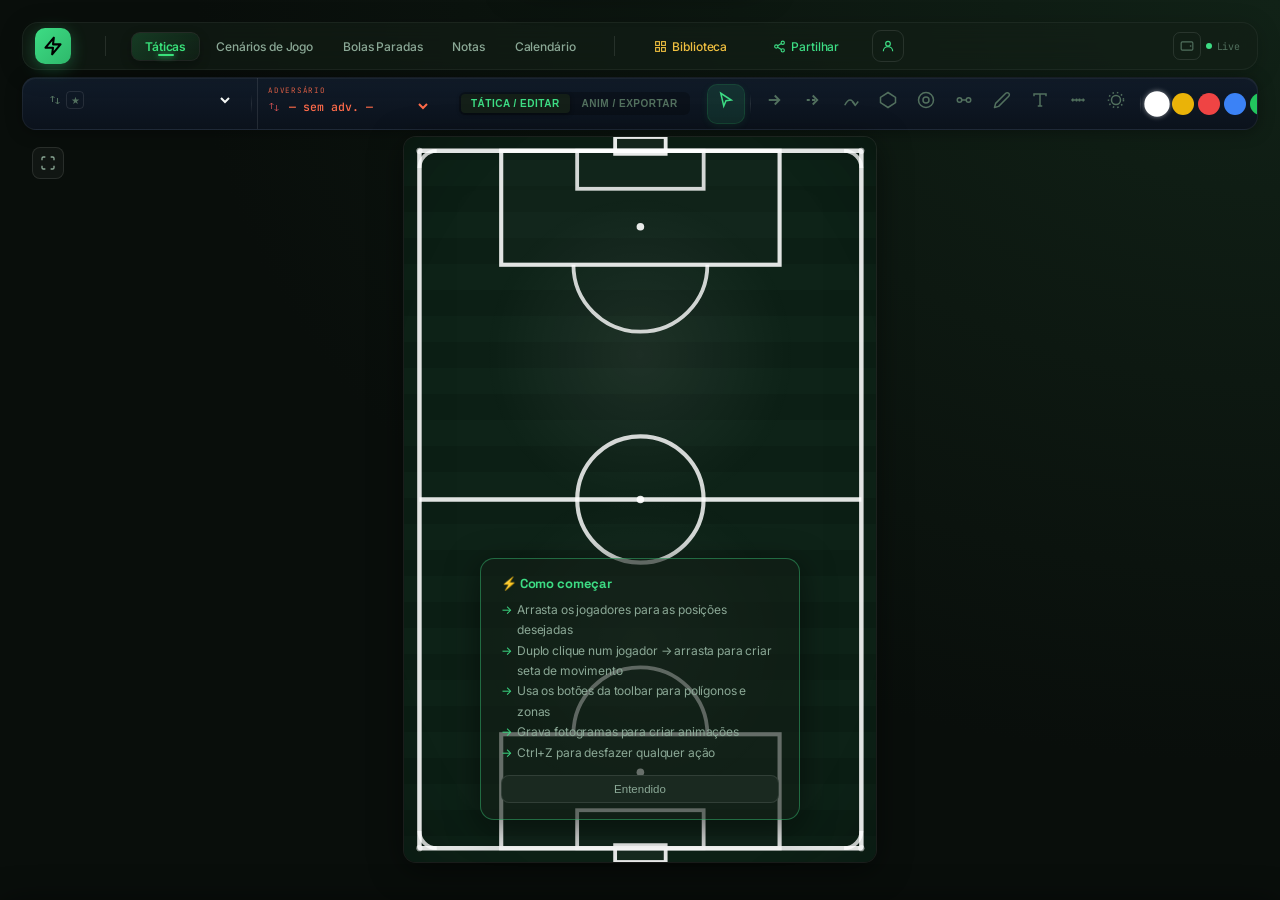
<file: tactical.html>
<!DOCTYPE html>
<html lang="pt">
<head>
<meta charset="UTF-8">
<meta name="viewport" content="width=device-width, initial-scale=1.0, maximum-scale=1.0, user-scalable=no, viewport-fit=cover">
<title>Tactical Lab</title>

<!-- PWA -->
<meta name="application-name" content="Tactical Lab">
<meta name="description"      content="Quadro tático de futebol — formações, animações e notas">
<meta name="theme-color"      content="#0c1610">
<meta name="mobile-web-app-capable"             content="yes">
<meta name="apple-mobile-web-app-capable"       content="yes">
<meta name="apple-mobile-web-app-status-bar-style" content="black-translucent">
<meta name="apple-mobile-web-app-title"         content="Tactical Lab">
<meta name="msapplication-TileColor"            content="#0c1610">
<meta name="msapplication-tap-highlight"        content="no">

<link rel="manifest"          href="manifest.json">
<link rel="icon"              type="image/png" sizes="32x32"  href="icons/favicon-32.png">
<link rel="apple-touch-icon"  sizes="192x192" href="icons/icon-192.png">
<link rel="apple-touch-icon"  sizes="512x512" href="icons/icon-512.png">

<!-- Non-blocking font load -->
<link rel="preconnect" href="https://fonts.googleapis.com" crossorigin>
<link rel="preconnect" href="https://fonts.gstatic.com"    crossorigin>
<link rel="stylesheet"
      href="https://fonts.googleapis.com/css2?family=Inter:wght@400;500;600;700&family=Space+Grotesk:wght@500;600;700&family=JetBrains+Mono:wght@400;500&display=swap"
      media="print" onload="this.media='all'">
<noscript>
  <link rel="stylesheet" href="https://fonts.googleapis.com/css2?family=Inter:wght@400;500;600;700&family=Space+Grotesk:wght@500;600;700&family=JetBrains+Mono:wght@400;500&display=swap">
</noscript>

<link rel="stylesheet" href="styles.css?v=110">
</head>
<body>
<!-- Login overlay removido — app funciona sem autenticação -->

<div id="app" role="application" aria-label="Tactical Lab">

<!-- ── TOPBAR ─────────────────────────────────────────────────────── -->
<header id="topbar" role="banner">
  <div class="logo" aria-hidden="true">
    <div class="logo-icon">
      <svg width="13" height="13" viewBox="0 0 24 24" fill="none" stroke="currentColor" stroke-width="2.5" stroke-linecap="round" stroke-linejoin="round" aria-hidden="true">
        <polygon points="13 2 3 14 12 14 11 22 21 10 12 10 13 2"/>
      </svg>
    </div>
    <span class="logo-name" id="club-name-display">Tactical Lab</span>
  </div>
  <div class="vsep" aria-hidden="true"></div>

  <nav role="navigation" aria-label="Vistas">
    <button class="top-btn active" data-v="tactic" aria-pressed="true"  aria-label="Vista Táticas">Táticas</button>
    <button class="top-btn"        data-v="box"    aria-pressed="false" aria-label="Vista Cenários de Jogo">Cenários de Jogo</button>
    <button class="top-btn"        data-v="pbox"   aria-pressed="false" aria-label="Vista Bolas Paradas">Bolas Paradas</button>
    <button class="top-btn"        data-v="notes"  aria-pressed="false" aria-label="Vista Notas">Notas</button>
    <button class="top-btn"        data-v="calendar" aria-pressed="false" aria-label="Vista Calendário">Calendário</button>
  </nav>
  <div class="vsep" aria-hidden="true"></div>
  <button id="btn-library" class="top-btn" aria-label="Biblioteca de jogadas" title="Biblioteca de Jogadas"
    style="display:flex;align-items:center;gap:5px;color:var(--yel);">
    <svg width="13" height="13" viewBox="0 0 24 24" fill="none" stroke="currentColor" stroke-width="2" aria-hidden="true"><rect x="3" y="3" width="7" height="7"/><rect x="14" y="3" width="7" height="7"/><rect x="14" y="14" width="7" height="7"/><rect x="3" y="14" width="7" height="7"/></svg>
    Biblioteca
  </button>
  <button id="btn-share-tactic" class="top-btn" aria-label="Partilhar tática" title="Partilhar tática por link"
    style="display:flex;align-items:center;gap:5px;color:var(--acc);">
    <svg width="13" height="13" viewBox="0 0 24 24" fill="none" stroke="currentColor" stroke-width="2" aria-hidden="true"><circle cx="18" cy="5" r="3"/><circle cx="6" cy="12" r="3"/><circle cx="18" cy="19" r="3"/><line x1="8.59" y1="13.51" x2="15.42" y2="17.49"/><line x1="15.41" y1="6.51" x2="8.59" y2="10.49"/></svg>
    Partilhar
  </button>
  <button id="btn-club" aria-label="Personalizar clube" title="Personalizar clube"
    style="width:32px;height:32px;border-radius:9px;border:1px solid var(--b2);background:transparent;cursor:pointer;display:flex;align-items:center;justify-content:center;transition:all .18s;flex-shrink:0;">
    <svg width="14" height="14" viewBox="0 0 24 24" fill="none" stroke="var(--acc)" stroke-width="2" aria-hidden="true"><circle cx="12" cy="8" r="4"/><path d="M20 21a8 8 0 1 0-16 0"/></svg>
  </button>

  <div class="tr">
    <button id="btn-orient"
            aria-label="Alternar orientação"
            title="Alternar orientação vertical/horizontal"
            style="width:28px;height:28px;border-radius:7px;border:1px solid var(--b2);background:transparent;color:var(--t3);cursor:pointer;display:flex;align-items:center;justify-content:center;transition:all .18s;flex-shrink:0;">
      <svg id="orient-icon" width="14" height="14" viewBox="0 0 24 24" fill="none" stroke="currentColor" stroke-width="2" stroke-linecap="round" stroke-linejoin="round" aria-hidden="true">
        <rect x="5" y="2" width="14" height="20" rx="2"/>
        <line x1="12" y1="18" x2="12" y2="18.5" stroke-width="2.5"/>
      </svg>
    </button>
    <span id="offline-dot" aria-hidden="true"></span>
    <span class="ldot"  aria-hidden="true"></span>
    <span class="ltxt"  aria-live="polite">Live</span>
    <span id="autosave-indicator" aria-live="polite" title="Último autosave">—</span>
  </div>
</header>

<!-- ── LANDSCAPE WRAPPERS (CSS display:contents in portrait) ──────── -->
<div id="main-landscape">

<!-- ── TOOLBAR ────────────────────────────────────────────────────── -->
<div id="toolbar" role="toolbar" aria-label="Ferramentas">

  <!-- Formation -->
  <div class="tg" style="padding-left:0;">
    <div class="fwrap" id="fwrap">
      <span class="fwrap-lbl">Formação</span>
      <div class="fwrap-row">
        <svg viewBox="0 0 24 24" fill="none" stroke="currentColor" stroke-width="2" aria-hidden="true"><path d="M7 16V4m0 0L3 8m4-4l4 4M17 8v12m0 0l4-4m-4 4l-4-4"/></svg>
        <button class="fwrap-custom-btn" id="btn-custom-fmt" title="Formações personalizadas" aria-label="Formações personalizadas">★</button>
        <div id="custom-fmts-list" role="menu" aria-label="Formações personalizadas"></div>
        <select id="fsel" aria-label="Formação da equipa">
          <optgroup label="4 Defesas">
            <option>4-3-3 ATK</option><option>4-3-3 DEF</option><option>4-4-2</option>
            <option>4-4-2 Diamante</option><option>4-2-3-1</option><option>4-1-4-1</option>
            <option>4-5-1</option><option>4-2-2-2</option>
          </optgroup>
          <optgroup label="3 Defesas">
            <option>3-5-2</option><option>3-4-3</option><option>3-4-1-2</option><option>3-6-1</option>
          </optgroup>
          <optgroup label="5 Defesas">
            <option>5-3-2</option><option>5-4-1</option>
          </optgroup>
        </select>
      </div>
    </div>
    <span class="tg-label">Formação</span>
  </div>

  <!-- Opponent formation -->
  <div class="tg" id="fwrap-opp-tg">
    <div class="fwrap-opp" id="fwrap-opp">
      <span class="fwrap-opp-lbl">Adversário</span>
      <div class="fwrap-opp-row">
        <svg viewBox="0 0 24 24" fill="none" stroke="currentColor" stroke-width="2" aria-hidden="true"><path d="M7 16V4m0 0L3 8m4-4l4 4M17 8v12m0 0l4-4m-4 4l-4-4"/></svg>
        <select id="fsel-opp" aria-label="Formação adversária">
          <option value="">— sem adv. —</option>
          <optgroup label="4 Defesas">
            <option>4-3-3 ATK</option><option>4-3-3 DEF</option><option>4-4-2</option>
            <option>4-4-2 Diamante</option><option>4-2-3-1</option><option>4-1-4-1</option>
            <option>4-5-1</option><option>4-2-2-2</option>
          </optgroup>
          <optgroup label="3 Defesas">
            <option>3-5-2</option><option>3-4-3</option><option>3-4-1-2</option><option>3-6-1</option>
          </optgroup>
          <optgroup label="5 Defesas">
            <option>5-3-2</option><option>5-4-1</option>
          </optgroup>
        </select>
      </div>
    </div>
    <span class="tg-label" style="color:var(--opp)">Adversário</span>
  </div>

  <div class="toolbar-tabs">
    <button class="tb-tab active" data-tb="edit">Tática / Editar</button>
    <button class="tb-tab" data-tb="anim">Anim / Exportar</button>
  </div>

  <div class="tb-panel active" id="tb-edit">
    <!-- Move tool -->
    <div class="tg">
      <button class="tb active" id="t-sel" aria-label="Modo mover jogadores" title="Selecionar e mover jogadores">
        <svg viewBox="0 0 24 24" fill="none" stroke="currentColor" stroke-width="2" aria-hidden="true"><path d="M5 3l14 9-7 1-3 7z"/></svg>
        <span>Mover</span>
      </button>
      <span class="tg-label">Ferramenta</span>
    </div>

    <!-- Ferramentas Táticas -->
    <div class="tg">
      <button class="tb" id="t-arrow" aria-label="Seta Livre" title="Seta Livre (Clica e arrasta)">
        <svg viewBox="0 0 24 24" fill="none" stroke="currentColor" stroke-width="2.5" aria-hidden="true"><line x1="5" y1="12" x2="19" y2="12"/><polyline points="13 6 19 12 13 18"/></svg>
        <span>Seta</span>
      </button>
      <button class="tb" id="t-dashed" aria-label="Seta Tracejada" title="Seta Tracejada (Passe)">
        <svg viewBox="0 0 24 24" fill="none" stroke="currentColor" stroke-width="2.5" stroke-dasharray="4,3" aria-hidden="true"><line x1="5" y1="12" x2="19" y2="12"/><polyline points="13 6 19 12 13 18" stroke-dasharray="none"/></svg>
        <span>Passe</span>
      </button>
      <button class="tb" id="t-curve" aria-label="Seta com Curva" title="Seta com curva Bézier">
        <svg viewBox="0 0 24 24" fill="none" stroke="currentColor" stroke-width="2" aria-hidden="true"><path d="M5 19q7-14 14 0"/><polyline points="15 14 19 19 23 14"/></svg>
        <span>Curva</span>
      </button>
      <button class="tb" id="t-poly" aria-label="Desenhar polígono" title="Desenhar zona poligonal">
        <svg viewBox="0 0 24 24" fill="none" stroke="currentColor" stroke-width="2" aria-hidden="true"><polygon points="12 2 22 8.5 22 15.5 12 22 2 15.5 2 8.5"/></svg>
        <span>Polígono</span>
      </button>
      <button class="tb" id="t-zone" aria-label="Desenhar zona" title="Desenhar zona circular">
        <svg viewBox="0 0 24 24" fill="none" stroke="currentColor" stroke-width="2" aria-hidden="true"><circle cx="12" cy="12" r="10"/><circle cx="12" cy="12" r="4"/></svg>
        <span>Zona</span>
      </button>
      <button class="tb" id="t-linked" aria-label="Criar Linha Defensiva" title="Liga jogadores com uma linha ancorada">
        <svg viewBox="0 0 24 24" fill="none" stroke="currentColor" stroke-width="2" aria-hidden="true"><circle cx="6" cy="12" r="3"/><circle cx="18" cy="12" r="3"/><line x1="9" y1="12" x2="15" y2="12"/></svg>
        <span>Linha</span>
      </button>
      <button class="tb" id="t-pencil" aria-label="Lápis" title="Desenho Livre">
        <svg viewBox="0 0 24 24" fill="none" stroke="currentColor" stroke-width="2" stroke-linecap="round" stroke-linejoin="round" aria-hidden="true"><path d="M17 3a2.828 2.828 0 1 1 4 4L7.5 20.5 2 22l1.5-5.5L17 3z"/></svg>
        <span>Lápis</span>
      </button>
      <button class="tb" id="t-text" aria-label="Texto" title="Inserir Texto no Campo">
        <svg viewBox="0 0 24 24" fill="none" stroke="currentColor" stroke-width="2" aria-hidden="true"><polyline points="4 7 4 4 20 4 20 7"/><line x1="9" y1="20" x2="15" y2="20"/><line x1="12" y1="4" x2="12" y2="20"/></svg>
        <span>Texto</span>
      </button>
      <button class="tb" id="t-ruler" aria-label="Régua de Distância" title="Mede a distância em metros livres">
        <svg viewBox="0 0 24 24" fill="none" stroke="currentColor" stroke-width="2" aria-hidden="true"><line x1="3" y1="12" x2="21" y2="12"/><path d="M5 10v4M10 10v4M14 10v4M19 10v4"/></svg>
        <span>Régua</span>
      </button>
      <button class="tb" id="t-spotlight" aria-label="Foco/Spotlight" title="Máscara de foco no relvado">
        <svg viewBox="0 0 24 24" fill="none" stroke="currentColor" stroke-width="2" aria-hidden="true"><circle cx="12" cy="12" r="6"/><circle cx="12" cy="12" r="10" stroke-dasharray="2 4"/></svg>
        <span>Foco</span>
      </button>
      <span class="tg-label">Formas</span>
    </div>

    <!-- Cores e Espessuras -->
    <div class="tg" style="display:flex; flex-direction:column; gap:4px; align-items:center; justify-content:center; padding: 4px 10px;">
      <div style="display:flex; gap:4px;">
        <button class="color-btn active" style="background:#fff" data-col="rgba(255,255,255,0.9)" title="Branco"></button>
        <button class="color-btn" style="background:#eab308" data-col="rgba(234,179,8,0.9)" title="Amarelo"></button>
        <button class="color-btn" style="background:#ef4444" data-col="rgba(239,68,68,0.9)" title="Vermelho"></button>
        <button class="color-btn" style="background:#3b82f6" data-col="rgba(59,130,246,0.9)" title="Azul"></button>
        <button class="color-btn" style="background:#22c55e" data-col="rgba(34,197,94,0.9)" title="Verde"></button>
      </div>
      <div style="display:flex; gap:4px;">
        <button class="thick-btn" data-thick="0.4" title="Fina" style="display:flex;align-items:center;justify-content:center;width:24px;height:24px;border:1px solid #333;border-radius:4px;background:transparent;"><div style="width:14px;height:1px;background:#fff;"></div></button>
        <button class="thick-btn active" data-thick="0.7" title="Média" style="display:flex;align-items:center;justify-content:center;width:24px;height:24px;border:1px solid #333;border-radius:4px;background:#2a2a2a;"><div style="width:14px;height:2px;background:#fff;"></div></button>
        <button class="thick-btn" data-thick="1.2" title="Grossa" style="display:flex;align-items:center;justify-content:center;width:24px;height:24px;border:1px solid #333;border-radius:4px;background:transparent;"><div style="width:14px;height:4px;background:#fff;"></div></button>
      </div>
      <span class="tg-label">Estilo</span>
    </div>

    <!-- Ferramentas Especiais -->
    <div class="tg">
      <button class="tb" id="t-eraser" aria-label="Borracha" title="Apagar formas (Clica na forma para apagar)">
        <svg viewBox="0 0 24 24" fill="none" stroke="currentColor" stroke-width="2" aria-hidden="true">
          <path d="M20 20H7L3 16C2.5 15.5 2.5 14.5 3 14L13 4C13.5 3.5 14.5 3.5 15 4L20 9C20.5 9.5 20.5 10.5 20 11L11 20H20V20Z"/>
        </svg>
        <span>Apagar</span>
      </button>
      <span class="tg-label">Borracha</span>
    </div>

    <!-- Edit -->
    <div class="tg" style="border-bottom:none;">
      <button class="tb" id="btn-undo" aria-label="Desfazer (Ctrl+Z)" title="Desfazer (Ctrl+Z)">
        <svg viewBox="0 0 24 24" fill="none" stroke="currentColor" stroke-width="2" aria-hidden="true"><polyline points="9 14 4 9 9 4"/><path d="M20 20v-7a4 4 0 0 0-4-4H4"/></svg>
        <span>Desfazer<span class="undo-badge" id="undo-badge"></span></span>
      </button>
      <button class="tb" id="btn-redo" aria-label="Refazer (Ctrl+Y)" title="Refazer (Ctrl+Y)">
        <svg viewBox="0 0 24 24" fill="none" stroke="currentColor" stroke-width="2" aria-hidden="true"><polyline points="15 14 20 9 15 4"/><path d="M4 20v-7a4 4 0 0 1 4-4h12"/></svg>
        <span>Refazer<span class="undo-badge" id="redo-badge"></span></span>
      </button>
      <button class="tb" id="btn-clear" aria-label="Limpar formas" title="Limpar todas as formas">
        <svg viewBox="0 0 24 24" fill="none" stroke="currentColor" stroke-width="2" aria-hidden="true"><polyline points="3 6 5 6 21 6"/><path d="M19 6v14a2 2 0 0 1-2 2H7a2 2 0 0 1-2-2V6m3 0V4a1 1 0 0 1 1-1h4a1 1 0 0 1 1 1v2"/></svg>
        <span>Limpar</span>
      </button>
      <button class="tb" id="btn-mirror" aria-label="Espelhar campo" title="Espelhar campo (ver pelo mesmo lado)">
        <svg viewBox="0 0 24 24" fill="none" stroke="currentColor" stroke-width="2" aria-hidden="true"><path d="M12 3v18M3 9l4-4 4 4M17 15l4 4-4 4"/></svg>
        <span>Espelho</span>
      </button>
      <button class="tb btn-grid-toggle" id="btn-grid-edit" aria-label="Grelha tática" title="Mostrar/ocultar grelha tática (corredores e faixas)">
        <svg viewBox="0 0 24 24" fill="none" stroke="currentColor" stroke-width="2" aria-hidden="true">
          <rect x="3" y="3" width="18" height="18" rx="1"/>
          <line x1="3" y1="9" x2="21" y2="9"/><line x1="3" y1="15" x2="21" y2="15"/>
          <line x1="9" y1="3" x2="9" y2="21"/><line x1="15" y1="3" x2="15" y2="21"/>
        </svg>
        <span>Grelha</span>
      </button>
      <button class="tb" id="btn-toggle-plantel" aria-label="Mostrar/Esconder Plantel" title="Mostrar ou esconder o painel do Plantel">
        <svg viewBox="0 0 24 24" fill="none" stroke="currentColor" stroke-width="2" aria-hidden="true"><path d="M17 21v-2a4 4 0 0 0-4-4H5a4 4 0 0 0-4 4v2"/><circle cx="9" cy="7" r="4"/><path d="M23 21v-2a4 4 0 0 0-3-3.87"/><path d="M16 3.13a4 4 0 0 1 0 7.75"/></svg>
        <span>Plantel</span>
      </button>
      <span class="tg-label">Edição</span>
    </div>
  </div> <!-- /tb-panel edit -->

  <div class="tb-panel" id="tb-anim">
    <!-- Animation -->
    <div class="tg">
      <button class="tb" id="btn-capture" aria-label="Gravar fotograma" title="Gravar posição atual como fotograma" style="color:var(--yel)">
        <svg viewBox="0 0 24 24" fill="none" stroke="currentColor" stroke-width="2" aria-hidden="true"><circle cx="12" cy="12" r="10"/><circle cx="12" cy="12" r="3" fill="currentColor"/></svg>
        <span>Gravar <span class="kf-badge" id="kf-count">0</span></span>
      </button>
      <button class="tb" id="btn-auto-record" aria-label="Modo Auto-Gravação" title="Ligar Auto-Gravação ao arrastar">
        <svg viewBox="0 0 24 24" fill="none" stroke="currentColor" stroke-width="2" aria-hidden="true">
          <circle cx="12" cy="12" r="6" fill="currentColor" />
          <path d="M12 2v4m0 12v4M2 12h4m12 0h4m-3.5-7.5-2.8 2.8m-5.4 5.4-2.8 2.8M4.5 4.5l2.8 2.8m5.4 5.4 2.8 2.8"/>
        </svg>
        <span>Auto-Gravar</span>
      </button>
      <button class="tb" id="btn-play" aria-label="Reproduzir animação" title="Reproduzir animação">
        <svg viewBox="0 0 24 24" fill="none" stroke="currentColor" stroke-width="2" aria-hidden="true"><polygon points="5 3 19 12 5 21 5 3"/></svg>
        <span>Animar</span>
      </button>
      <button class="tb" id="btn-trails" aria-label="Mostrar trilhas" title="Mostrar trajetórias">
        <svg viewBox="0 0 24 24" fill="none" stroke="currentColor" stroke-width="2" aria-hidden="true"><path d="M3 12 Q8 4 12 12 Q16 20 21 12"/></svg>
        <span>Trilhas</span>
      </button>
      <button class="tb btn-grid-toggle" id="btn-grid-anim" aria-label="Grelha tática" title="Mostrar/ocultar grelha tática (corredores e faixas)">
        <svg viewBox="0 0 24 24" fill="none" stroke="currentColor" stroke-width="2" aria-hidden="true">
          <rect x="3" y="3" width="18" height="18" rx="1"/>
          <line x1="3" y1="9" x2="21" y2="9"/><line x1="3" y1="15" x2="21" y2="15"/>
          <line x1="9" y1="3" x2="9" y2="21"/><line x1="15" y1="3" x2="15" y2="21"/>
        </svg>
        <span>Grelha</span>
      </button>
      <button class="tb" id="btn-clear-kf" aria-label="Limpar fotogramas" title="Limpar fotogramas gravados">
        <svg viewBox="0 0 24 24" fill="none" stroke="currentColor" stroke-width="2" aria-hidden="true"><polyline points="3 6 5 6 21 6"/><path d="M19 6v14a2 2 0 0 1-2 2H7a2 2 0 0 1-2-2V6"/></svg>
        <span>Reset</span>
      </button>
      <div class="kf-speed-wrap" style="border-left:none;padding-left:0;margin-top:4px;">
        <span class="kf-speed-lbl">Vel.</span>
        <input type="range" id="kf-speed" min="200" max="2000" step="100" value="800" aria-label="Velocidade de animação">
      </div>
      <span class="tg-label">Movimentação</span>
    </div>

    <!-- Vídeo e Imagem -->
    <div class="tg">
      <button class="tb" id="btn-export-mp4" aria-label="Exportar MP4" title="Exportar animação como Vídeo MP4" style="color:var(--yel)">
        <svg viewBox="0 0 24 24" fill="none" stroke="currentColor" stroke-width="2" aria-hidden="true"><rect x="2" y="2" width="20" height="20" rx="2.18" ry="2.18"/><line x1="7" y1="2" x2="7" y2="22"/><line x1="17" y1="2" x2="17" y2="22"/><line x1="2" y1="12" x2="22" y2="12"/><line x1="2" y1="7" x2="7" y2="7"/><line x1="2" y1="17" x2="7" y2="17"/><line x1="17" y1="17" x2="22" y2="17"/><line x1="17" y1="7" x2="22" y2="7"/></svg>
        <span>MP4</span>
      </button>
      <button class="tb" id="btn-export-gif" aria-label="Exportar GIF" title="Exportar animação como imagem GIF" style="color:var(--yel)">
        <svg viewBox="0 0 24 24" fill="none" stroke="currentColor" stroke-width="2" aria-hidden="true"><rect x="3" y="3" width="18" height="18" rx="2"/><path d="M9 9h3v3H9z" fill="currentColor" stroke="none"/><path d="M15 9v3M15 12h-2"/></svg>
        <span>GIF</span>
      </button>
      <button class="tb" id="btn-export-png"  aria-label="Exportar PNG" title="Exportar o relvado como imagem PNG"  style="color:var(--blu)">
        <svg viewBox="0 0 24 24" fill="none" stroke="currentColor" stroke-width="2" aria-hidden="true"><rect x="3" y="3" width="18" height="18" rx="2"/><circle cx="8.5" cy="8.5" r="1.5"/><polyline points="21 15 16 10 5 21"/></svg>
        <span>PNG</span>
      </button>
      <span class="tg-label">Vídeo & Imagem</span>
    </div>

    <!-- Session -->
    <div class="tg">
      <button class="tb" id="btn-save" aria-label="Guardar sessão" title="Guardar a sessão de trabalho atual" style="color:var(--acc)">
        <svg viewBox="0 0 24 24" fill="none" stroke="currentColor" stroke-width="2" aria-hidden="true"><path d="M19 21H5a2 2 0 0 1-2-2V5a2 2 0 0 1 2-2h11l5 5v11a2 2 0 0 1-2 2z"/><polyline points="17 21 17 13 7 13 7 21"/><polyline points="7 3 7 8 15 8"/></svg>
        <span>Guardar</span>
      </button>
      <button class="tb" id="btn-load" aria-label="Carregar sessão" title="Carregar uma sessão já guardada">
        <svg viewBox="0 0 24 24" fill="none" stroke="currentColor" stroke-width="2" aria-hidden="true"><path d="M21 15v4a2 2 0 0 1-2 2H5a2 2 0 0 1-2-2v-4"/><polyline points="7 10 12 15 17 10"/><line x1="12" y1="15" x2="12" y2="3"/></svg>
        <span>Carregar</span>
      </button>
      <button class="tb" id="btn-export-json" aria-label="Exportar JSON" title="Descarregar backup da sessão como JSON">
        <svg viewBox="0 0 24 24" fill="none" stroke="currentColor" stroke-width="2" aria-hidden="true"><path d="M14 2H6a2 2 0 0 0-2 2v16a2 2 0 0 0 2 2h12a2 2 0 0 0 2-2V8z"/><polyline points="14 2 14 8 20 8"/></svg>
        <span>JSON</span>
      </button>
      <button class="tb" id="btn-import-json" aria-label="Importar JSON" title="Importar backup de JSON">
        <svg viewBox="0 0 24 24" fill="none" stroke="currentColor" stroke-width="2" aria-hidden="true"><path d="M21 15v4a2 2 0 0 1-2 2H5a2 2 0 0 1-2-2v-4"/><polyline points="7 10 12 5 17 10"/><line x1="12" y1="5" x2="12" y2="21"/></svg>
        <span>Importar</span>
      </button>
      <span class="tg-label">Sessão</span>
    </div>

    <!-- Apresentação -->
    <div class="tg" style="border-bottom:none;">
      <button class="tb" id="btn-present" aria-label="Modo Apresentação" title="Ativar o Modo de Apresentação de Táticas" style="color:var(--yel);">
        <svg viewBox="0 0 24 24" fill="none" stroke="currentColor" stroke-width="2" aria-hidden="true"><rect x="2" y="3" width="20" height="14" rx="2" ry="2"/><line x1="8" y1="21" x2="16" y2="21"/><line x1="12" y1="17" x2="12" y2="21"/></svg>
        <span style="font-weight:700">Apresentar</span>
      </button>
    </div>
  </div> <!-- /tb-panel anim -->

</div><!-- /toolbar -->

<!-- ── MODE INDICATOR BAR ─────────────────────────────────────────── -->
<div id="content-landscape">
<div id="mode-bar" role="status" aria-live="polite">
  <span class="mb-dot" aria-hidden="true"></span>
  <span class="mb-txt" id="mode-bar-txt">Modo ativo</span>
  <button class="mb-esc" id="btn-mode-cancel" aria-label="Cancelar modo (ESC)">ESC — Cancelar</button>
</div>

<!-- ── KEYFRAME TIMELINE ──────────────────────────────────── -->
<div id="kf-timeline" role="list" aria-label="Linha temporal de fotogramas">
  <span class="kf-tl-label">Frames</span>
  <!-- frames are inserted dynamically -->
</div>

<!-- ── TÁTICAS VIEW ───────────────────────────────────────────────── -->
<div id="view-tactic" class="view active" role="region" aria-label="Campo tático">
  <div id="tactic-panel" class="collapsed" role="complementary" aria-label="Painel Tático">
    <div class="tp-head">
      <span class="tp-title">Plantel</span>
      <button id="btn-tp-collapse" aria-label="Recolher painel" title="Recolher">✕</button>
    </div>
    <div class="tp-body" id="tp-body"></div>
  </div>
  <div id="pitch-wrap">
    <button id="btn-field-fs" aria-label="Ecrã inteiro" title="Ecrã inteiro (Campo)">
      <svg viewBox="0 0 24 24" fill="none" stroke="currentColor" stroke-width="2" aria-hidden="true"><path d="M8 3H5a2 2 0 0 0-2 2v3m18 0V5a2 2 0 0 0-2-2h-3m0 18h3a2 2 0 0 0 2-2v-3M3 16v3a2 2 0 0 0 2 2h3"/></svg>
    </button>
    <div id="pitch" role="img" aria-label="Campo de futebol tático">
      <svg id="p-lines" viewBox="0 0 68 105" preserveAspectRatio="xMidYMid meet">
        <!-- Outer field border -->
        <rect x="2" y="2" width="64" height="101" fill="none" stroke="rgba(255,255,255,.88)" stroke-width=".65" rx=".2"/>
        <!-- Halfway line -->
        <line x1="2" y1="52.5" x2="66" y2="52.5" stroke="rgba(255,255,255,.88)" stroke-width=".65"/>
        <!-- Centre circle (r=9.15m) -->
        <circle cx="34" cy="52.5" r="9.15" fill="none" stroke="rgba(255,255,255,.82)" stroke-width=".6"/>
        <!-- Centre spot -->
        <circle cx="34" cy="52.5" r=".55" fill="white" opacity=".9"/>

        <!-- ── TOP HALF ── -->
        <!-- Goal (7.32m wide x 2.44m deep, centred) -->
        <rect x="30.34" y="0" width="7.32" height="2.44" fill="rgba(255,255,255,.04)" stroke="rgba(255,255,255,.9)" stroke-width=".55"/>
        <!-- Goal area / Small box (18.32m x 5.5m) -->
        <rect x="24.84" y="2" width="18.32" height="5.5" fill="none" stroke="rgba(255,255,255,.82)" stroke-width=".55"/>
        <!-- Penalty area / Large box (40.32m x 16.5m) -->
        <rect x="13.84" y="2" width="40.32" height="16.5" fill="rgba(255,255,255,.015)" stroke="rgba(255,255,255,.88)" stroke-width=".6"/>
        <!-- Penalty spot (11m from goal line) -->
        <circle cx="34" cy="13" r=".55" fill="white" opacity=".9"/>
        <!-- Penalty arc (r=9.15m from penalty spot, outside box) -->
        <path d="M24.3,18.5 A9.15,9.15 0 0,0 43.7,18.5" fill="none" stroke="rgba(255,255,255,.8)" stroke-width=".55"/>
        <!-- Corner arcs top -->
        <path d="M2,4.5 A2.5,2.5 0 0,1 4.5,2"  fill="none" stroke="rgba(255,255,255,.75)" stroke-width=".55"/>
        <path d="M66,4.5 A2.5,2.5 0 0,0 63.5,2" fill="none" stroke="rgba(255,255,255,.75)" stroke-width=".55"/>

        <!-- ── BOTTOM HALF ── -->
        <!-- Goal -->
        <rect x="30.34" y="102.56" width="7.32" height="2.44" fill="rgba(255,255,255,.04)" stroke="rgba(255,255,255,.9)" stroke-width=".55"/>
        <!-- Small box -->
        <rect x="24.84" y="97.5" width="18.32" height="5.5" fill="none" stroke="rgba(255,255,255,.82)" stroke-width=".55"/>
        <!-- Large box -->
        <rect x="13.84" y="86.5" width="40.32" height="16.5" fill="rgba(255,255,255,.015)" stroke="rgba(255,255,255,.88)" stroke-width=".6"/>
        <!-- Penalty spot -->
        <circle cx="34" cy="92" r=".55" fill="white" opacity=".9"/>
        <!-- Penalty arc -->
        <path d="M24.3,86.5 A9.15,9.15 0 0,1 43.7,86.5" fill="none" stroke="rgba(255,255,255,.8)" stroke-width=".55"/>
        <!-- Corner arcs bottom -->
        <path d="M2,100.5 A2.5,2.5 0 0,0 4.5,103"  fill="none" stroke="rgba(255,255,255,.75)" stroke-width=".55"/>
        <path d="M66,100.5 A2.5,2.5 0 0,1 63.5,103" fill="none" stroke="rgba(255,255,255,.75)" stroke-width=".55"/>

        <!-- Corner flag dots -->
        <circle cx="2"  cy="2"   r=".45" fill="white" opacity=".55"/>
        <circle cx="66" cy="2"   r=".45" fill="white" opacity=".55"/>
        <circle cx="2"  cy="103" r=".45" fill="white" opacity=".55"/>
        <circle cx="66" cy="103" r=".45" fill="white" opacity=".55"/>

        <!-- ── Tactical Grid (5 corridors × 4 bands) ── -->
        <g id="tactical-zones" style="display:none;" pointer-events="none">
          <!-- Vertical corridors: Left Wing | Left Half-Space | Centre | Right Half-Space | Right Wing -->
          <!-- Each corridor = 64/5 = 12.8m wide. Lines at 2+12.8=14.8, 27.6, 40.4, 53.2 -->
          <line x1="14.8" y1="2" x2="14.8" y2="103" stroke="rgba(255,230,100,.3)" stroke-width=".35" stroke-dasharray="1.5,1"/>
          <line x1="27.6" y1="2" x2="27.6" y2="103" stroke="rgba(255,230,100,.3)" stroke-width=".35" stroke-dasharray="1.5,1"/>
          <line x1="40.4" y1="2" x2="40.4" y2="103" stroke="rgba(255,230,100,.3)" stroke-width=".35" stroke-dasharray="1.5,1"/>
          <line x1="53.2" y1="2" x2="53.2" y2="103" stroke="rgba(255,230,100,.3)" stroke-width=".35" stroke-dasharray="1.5,1"/>

          <!-- Horizontal bands: 4 bands = 101/4 ≈ 25.25m each. Lines at 2+25.25=27.25, 52.5(midfield already shown), 77.75 -->
          <line x1="2" y1="27.25" x2="66" y2="27.25" stroke="rgba(255,230,100,.25)" stroke-width=".35" stroke-dasharray="1.5,1"/>
          <line x1="2" y1="77.75" x2="66" y2="77.75" stroke="rgba(255,230,100,.25)" stroke-width=".35" stroke-dasharray="1.5,1"/>

          <!-- Zone labels (small, subtle) -->
          <text x="8.4" y="4.2" fill="rgba(255,230,100,.35)" font-size="2" text-anchor="middle" font-family="monospace">AE</text>
          <text x="21.2" y="4.2" fill="rgba(255,230,100,.35)" font-size="2" text-anchor="middle" font-family="monospace">ME</text>
          <text x="34" y="4.2" fill="rgba(255,230,100,.35)" font-size="2" text-anchor="middle" font-family="monospace">C</text>
          <text x="46.8" y="4.2" fill="rgba(255,230,100,.35)" font-size="2" text-anchor="middle" font-family="monospace">MD</text>
          <text x="59.6" y="4.2" fill="rgba(255,230,100,.35)" font-size="2" text-anchor="middle" font-family="monospace">AD</text>
        </g>
      </svg>
      <svg id="p-shapes" viewBox="0 0 68 105" preserveAspectRatio="xMidYMid meet" aria-hidden="true"></svg>
      <svg id="p-draw"   viewBox="0 0 68 105" preserveAspectRatio="xMidYMid meet" aria-hidden="true"></svg>
      <canvas id="swipe-canvas" aria-hidden="true"></canvas>
      <canvas id="trail-canvas" style="position:absolute;inset:0;width:100%;height:100%;pointer-events:none;z-index:5;" aria-hidden="true"></canvas>
      <div class="dhint hide" id="dhint" aria-hidden="true">
        <span class="hdot"></span>
        <span id="dhint-txt"></span>
      </div>
    </div>
  </div>
</div>

<!-- ── CENÁRIOS DE JOGO VIEW ───────────────────────────────────────────── -->
<div id="view-box" class="view" role="region" aria-label="Cenários de Jogo">
  <div id="box-wrap">
    <div id="box-pc">
      <div id="box-pitch" role="img" aria-label="Cenários de Jogo">
        <!-- box ball is spawned dynamically -->
        <svg id="b-lines" viewBox="0 0 68 105" preserveAspectRatio="xMidYMid meet">
          <!-- Outer field border -->
          <rect x="2" y="2" width="64" height="101" fill="none" stroke="rgba(255,255,255,.88)" stroke-width=".65" rx=".2"/>
          <!-- Halfway line -->
          <line x1="2" y1="52.5" x2="66" y2="52.5" stroke="rgba(255,255,255,.88)" stroke-width=".65"/>
          <!-- Centre circle (r=9.15m) -->
          <circle cx="34" cy="52.5" r="9.15" fill="none" stroke="rgba(255,255,255,.82)" stroke-width=".6"/>
          <!-- Centre spot -->
          <circle cx="34" cy="52.5" r=".55" fill="white" opacity=".9"/>

          <!-- ── TOP HALF ── -->
          <rect x="30.34" y="0" width="7.32" height="2.44" fill="rgba(255,255,255,.04)" stroke="rgba(255,255,255,.9)" stroke-width=".55"/>
          <rect x="24.84" y="2" width="18.32" height="5.5" fill="none" stroke="rgba(255,255,255,.82)" stroke-width=".55"/>
          <rect x="13.84" y="2" width="40.32" height="16.5" fill="rgba(255,255,255,.015)" stroke="rgba(255,255,255,.88)" stroke-width=".6"/>
          <circle cx="34" cy="13" r=".55" fill="white" opacity=".9"/>
          <path d="M24.3,18.5 A9.15,9.15 0 0,0 43.7,18.5" fill="none" stroke="rgba(255,255,255,.8)" stroke-width=".55"/>
          <path d="M2,4.5 A2.5,2.5 0 0,1 4.5,2"  fill="none" stroke="rgba(255,255,255,.75)" stroke-width=".55"/>
          <path d="M66,4.5 A2.5,2.5 0 0,0 63.5,2" fill="none" stroke="rgba(255,255,255,.75)" stroke-width=".55"/>

          <!-- ── BOTTOM HALF ── -->
          <rect x="30.34" y="102.56" width="7.32" height="2.44" fill="rgba(255,255,255,.04)" stroke="rgba(255,255,255,.9)" stroke-width=".55"/>
          <rect x="24.84" y="97.5" width="18.32" height="5.5" fill="none" stroke="rgba(255,255,255,.82)" stroke-width=".55"/>
          <rect x="13.84" y="86.5" width="40.32" height="16.5" fill="rgba(255,255,255,.015)" stroke="rgba(255,255,255,.88)" stroke-width=".6"/>
          <circle cx="34" cy="92" r=".55" fill="white" opacity=".9"/>
          <path d="M24.3,86.5 A9.15,9.15 0 0,1 43.7,86.5" fill="none" stroke="rgba(255,255,255,.8)" stroke-width=".55"/>
          <path d="M2,100.5 A2.5,2.5 0 0,0 4.5,103"  fill="none" stroke="rgba(255,255,255,.75)" stroke-width=".55"/>
          <path d="M66,100.5 A2.5,2.5 0 0,1 63.5,103" fill="none" stroke="rgba(255,255,255,.75)" stroke-width=".55"/>
        </svg>

        <svg id="b-shapes" viewBox="0 0 68 105" preserveAspectRatio="xMidYMid meet" aria-hidden="true"></svg>
        <svg id="b-draw"   viewBox="0 0 68 105" preserveAspectRatio="xMidYMid meet" aria-hidden="true"></svg>
        <div id="b-hint" class="hide" aria-hidden="true">
          <span class="hdot"></span>
          <span id="b-hint-txt" class="hint-txt"></span>
        </div>
      </div>
    </div>
    <div class="box-rp" role="complementary" aria-label="Painel Cenários">
      <div class="brp-h">
        <div class="brp-title">Cenários de Jogo</div>
        <div class="brp-sub">Dinâmicas e Movimentos</div>
      </div>
      <div class="brp-b">
        <div style="margin-bottom:10px;">
          <button class="pbtn p" id="btn-save-box" style="width:100%;margin-bottom:6px;">Guardar Cenário</button>
          <button class="pbtn s" id="btn-load-box" style="width:100%;">Carregar Cenário</button>
        </div>
        <div class="div"></div>
        <div>
          <div class="sec">Criar Equipa</div>
          <div class="add-btns">
            <button class="add-btn" id="btn-add-att" style="color:var(--acc)" aria-label="Adicionar atacante">+Atq</button>
            <button class="add-btn" id="btn-add-def" style="color:var(--red)"  aria-label="Adicionar defesa">+Def</button>
            <button class="add-btn" id="btn-add-gk"  style="color:var(--blu)"  aria-label="Adicionar guarda-redes">+GR</button>
          </div>
          <button class="pbtn s" id="btn-clear-box-pl" style="width:100%;margin-top:5px;font-size:11px;" aria-label="Remover todos os jogadores">Remover Todos</button>
        </div>
        <div class="div"></div>
        <div>
          <div class="sec">Situações de Jogo</div>
          <button class="bpo" data-bp-zone="pos-off" aria-label="Posicionamento Ofensivo">
            <div class="bpo-i"><svg viewBox="0 0 24 24" fill="none" stroke="currentColor" stroke-width="2" aria-hidden="true"><path d="M12 2v20M17 5H9.5a3.5 3.5 0 0 0 0 7h5a3.5 3.5 0 0 1 0 7H6"/></svg></div>
            <div><div class="bpo-t">Posicionamento Ofensivo</div></div>
          </button>
          <button class="bpo" data-bp-zone="pos-def" aria-label="Posicionamento Defensivo">
            <div class="bpo-i"><svg viewBox="0 0 24 24" fill="none" stroke="currentColor" stroke-width="2" aria-hidden="true"><path d="M12 22s8-4 8-10V5l-8-3-8 3v7c0 6 8 10 8 10z"/></svg></div>
            <div><div class="bpo-t">Posicionamento Defensivo</div></div>
          </button>
          <button class="bpo" data-bp-zone="press" aria-label="Linha de Pressão">
            <div class="bpo-i"><svg viewBox="0 0 24 24" fill="none" stroke="currentColor" stroke-width="2" aria-hidden="true"><path d="M13 2H6a2 2 0 0 0-2 2v16a2 2 0 0 0 2 2h12a2 2 0 0 0 2-2V9z"/><polyline points="13 2 13 9 20 9"/></svg></div>
            <div><div class="bpo-t">Linha de Pressão</div></div>
          </button>
          <button class="bpo" data-bp-zone="trans" aria-label="Transição">
            <div class="bpo-i"><svg viewBox="0 0 24 24" fill="none" stroke="currentColor" stroke-width="2" aria-hidden="true"><polyline points="16 3 21 3 21 8"/><line x1="4" y1="20" x2="21" y2="3"/><polyline points="21 16 21 21 16 21"/><line x1="20" y1="4" x2="3" y2="21"/></svg></div>
            <div><div class="bpo-t">Transição Ofensiva/Defensiva</div></div>
          </button>
          <button class="bpo" data-bp-zone="saida-gk" aria-label="Saída de Bola GR">
            <div class="bpo-i"><svg viewBox="0 0 24 24" fill="none" stroke="currentColor" stroke-width="2" aria-hidden="true"><circle cx="12" cy="12" r="10"/><line x1="2" y1="12" x2="22" y2="12"/><path d="M12 2a15.3 15.3 0 0 1 4 10 15.3 15.3 0 0 1-4 10 15.3 15.3 0 0 1-4-10 15.3 15.3 0 0 1 4-10z"/></svg></div>
            <div><div class="bpo-t">Saída de Bola GR</div></div>
          </button>
        </div>
        <div class="div"></div>
        <div>
          <div class="sec">Selecionado</div>
          <div class="pcard hide" id="bc">
            <div class="pav f" id="bca" aria-hidden="true"></div>
            <div><div class="pnm" id="bcn"></div><div class="pps" id="bcp"></div></div>
            <button class="pcard-del" id="btn-del-box-pl" aria-label="Remover jogador">✕</button>
          </div>
        </div>
        <div class="div"></div>
        <div class="pbtns">
          <button class="pbtn s" id="btn-clear-box-shapes">Limpar</button>
          <button class="pbtn p" id="btn-save-box-2" style="display:none">Guardar</button>
        </div>
      </div>
    </div>
  </div>
</div>

<!-- ── MEIO CAMPO VIEW ────────────────────────────────────────────── -->
<div id="view-pbox" class="view" role="region" aria-label="Bolas Paradas">
  <div id="pbox-outer">
    <div id="pbox-wrap">
      <div id="pbox-pitch" role="img" aria-label="Campo Bolas Paradas">
        <svg id="pb-lines" viewBox="0 0 68 105" preserveAspectRatio="xMidYMid meet">
          <!-- Outer field border -->
          <rect x="2" y="2" width="64" height="101" fill="none" stroke="rgba(255,255,255,.88)" stroke-width=".65" rx=".2"/>
          <!-- Halfway line -->
          <line x1="2" y1="52.5" x2="66" y2="52.5" stroke="rgba(255,255,255,.88)" stroke-width=".65"/>
          <!-- Centre circle (r=9.15m) -->
          <circle cx="34" cy="52.5" r="9.15" fill="none" stroke="rgba(255,255,255,.82)" stroke-width=".6"/>
          <!-- Centre spot -->
          <circle cx="34" cy="52.5" r=".55" fill="white" opacity=".9"/>

          <!-- ── TOP HALF ── -->
          <rect x="30.34" y="0" width="7.32" height="2.44" fill="rgba(255,255,255,.04)" stroke="rgba(255,255,255,.9)" stroke-width=".55"/>
          <rect x="24.84" y="2" width="18.32" height="5.5" fill="none" stroke="rgba(255,255,255,.82)" stroke-width=".55"/>
          <rect x="13.84" y="2" width="40.32" height="16.5" fill="rgba(255,255,255,.015)" stroke="rgba(255,255,255,.88)" stroke-width=".6"/>
          <circle cx="34" cy="13" r=".55" fill="white" opacity=".9"/>
          <path d="M24.3,18.5 A9.15,9.15 0 0,0 43.7,18.5" fill="none" stroke="rgba(255,255,255,.8)" stroke-width=".55"/>
          <path d="M2,4.5 A2.5,2.5 0 0,1 4.5,2"  fill="none" stroke="rgba(255,255,255,.75)" stroke-width=".55"/>
          <path d="M66,4.5 A2.5,2.5 0 0,0 63.5,2" fill="none" stroke="rgba(255,255,255,.75)" stroke-width=".55"/>

          <!-- ── BOTTOM HALF ── -->
          <rect x="30.34" y="102.56" width="7.32" height="2.44" fill="rgba(255,255,255,.04)" stroke="rgba(255,255,255,.9)" stroke-width=".55"/>
          <rect x="24.84" y="97.5" width="18.32" height="5.5" fill="none" stroke="rgba(255,255,255,.82)" stroke-width=".55"/>
          <rect x="13.84" y="86.5" width="40.32" height="16.5" fill="rgba(255,255,255,.015)" stroke="rgba(255,255,255,.88)" stroke-width=".6"/>
          <circle cx="34" cy="92" r=".55" fill="white" opacity=".9"/>
          <path d="M24.3,86.5 A9.15,9.15 0 0,1 43.7,86.5" fill="none" stroke="rgba(255,255,255,.8)" stroke-width=".55"/>
          <path d="M2,100.5 A2.5,2.5 0 0,0 4.5,103"  fill="none" stroke="rgba(255,255,255,.75)" stroke-width=".55"/>
          <path d="M66,100.5 A2.5,2.5 0 0,1 63.5,103" fill="none" stroke="rgba(255,255,255,.75)" stroke-width=".55"/>
        </svg>

        <svg id="pb-shapes" viewBox="0 0 68 105" preserveAspectRatio="xMidYMid meet" aria-hidden="true"></svg>
        <svg id="pb-draw"   viewBox="0 0 68 105" preserveAspectRatio="xMidYMid meet" aria-hidden="true"></svg>
        <div id="pb-hint" class="hide" aria-hidden="true">
          <span class="hdot"></span>
          <span id="pb-hint-txt" class="hint-txt"></span>
        </div>
      </div>
    </div>
    <div class="box-rp" role="complementary" aria-label="Painel Cenários">
      <div class="brp-h">
        <div class="brp-title">Cenários</div>
        <div class="brp-sub">Criar &amp; inventar jogadas</div>
      </div>
      <div class="brp-b">
        <div style="margin-bottom:10px;">
          <button class="pbtn p" id="btn-save-scenario" style="width:100%;margin-bottom:6px;">Guardar Cenário</button>
          <button class="pbtn s" id="btn-load-scenario" style="width:100%;">Carregar Cenário</button>
        </div>
        <div class="div"></div>
        <div>
          <div class="sec">Criar Equipa</div>
          <div class="add-btns">
            <button class="add-btn" id="btn-pbox-att" style="color:var(--acc)" aria-label="Adicionar atacante">+Atq</button>
            <button class="add-btn" id="btn-pbox-def" style="color:var(--red)"  aria-label="Adicionar defesa">+Def</button>
            <button class="add-btn" id="btn-pbox-gk"  style="color:var(--blu)"  aria-label="Adicionar guarda-redes">+GR</button>
          </div>
        </div>
        <div class="div"></div>
        <div>
          <div class="sec">Adversário</div>
          <div class="add-btns">
            <button class="add-btn" id="btn-pbox-opp-att" style="color:var(--opp)"    aria-label="Adicionar atacante adversário">+Atq</button>
            <button class="add-btn" id="btn-pbox-opp-def" style="color:rgba(255,107,74,.7)" aria-label="Adicionar defesa adversária">+Def</button>
            <button class="add-btn" id="btn-pbox-opp-gk"  style="color:var(--opp-gk)" aria-label="Adicionar GR adversário">+GR</button>
          </div>
        </div>
        <div class="div"></div>
        <div>
          <div class="sec">Selecionado</div>
          <div class="pcard hide" id="pbc">
            <div class="pav f" id="pbca" aria-hidden="true"></div>
            <div><div class="pnm" id="pbcn"></div><div class="pps" id="pbcp"></div></div>
            <button class="pcard-del" id="btn-del-pbox-pl" aria-label="Remover jogador">✕</button>
          </div>
        </div>
        <div class="div"></div>
        <div class="pbtns">
          <button class="pbtn s" id="btn-clear-pbox-shapes">Limpar</button>
          <button class="pbtn s" id="btn-clear-pbox-pl">Remover</button>
        </div>
      </div>
    </div>
  </div>
</div>

<!-- ── NOTAS VIEW ────────────────────────────────────────────────── -->
<div id="view-notes" class="view" role="region" aria-label="Notas">
  <div class="notes-wrap">
    <div class="notes-list" role="complementary" aria-label="Lista de notas">
      <div class="nl-head">
        <span class="nl-title">Notas</span>
        <button class="nl-add" id="btn-new-note" aria-label="Criar nova nota" title="Nova nota">
          <svg width="14" height="14" viewBox="0 0 24 24" fill="none" stroke="currentColor" stroke-width="2.5" aria-hidden="true">
            <line x1="12" y1="5" x2="12" y2="19"/><line x1="5" y1="12" x2="19" y2="12"/>
          </svg>
        </button>
      </div>
      <div class="nl-items" id="nl-items" role="list">
        <div class="nl-empty">Sem notas.<br>Clica <strong>+</strong> para criar.</div>
      </div>
    </div>
    <div class="notes-editor" role="main">
      <div class="ne-head" id="ne-head" style="display:none;">
        <input id="note-title" type="text" placeholder="Título da nota…" aria-label="Título da nota">
        <button class="ne-tag tc"    id="tag-tc" aria-label="Tag: Táticas" aria-pressed="false">Táticas</button>
        <button class="ne-tag bp"    id="tag-bp" aria-label="Tag: Bolas Paradas" aria-pressed="false">B. Paradas</button>
        <button class="ne-tag ge on" id="tag-ge" aria-label="Tag: Geral" aria-pressed="true">Geral</button>
        <button class="ne-del" id="btn-del-note" aria-label="Eliminar nota" title="Eliminar nota">
          <svg viewBox="0 0 24 24" fill="none" stroke="currentColor" stroke-width="2" aria-hidden="true">
            <polyline points="3 6 5 6 21 6"/><path d="M19 6v14a2 2 0 0 1-2 2H7a2 2 0 0 1-2-2V6m3 0V4a1 1 0 0 1 1-1h4a1 1 0 0 1 1 1v2"/>
          </svg>
        </button>
      </div>
      <textarea id="note-body" style="display:none;" aria-label="Conteúdo da nota"
        placeholder="Escreve aqui as tuas táticas e instruções…

Exemplos:
— Canto direito: 9 corre ao 1.º poste, 10 ao 2.º
— Livre: barreira a 9.15m, remate por cima
— Pressão alta desde o meio-campo
— Saída a jogar pelo corredor direito"></textarea>
      <div class="ne-empty" id="ne-empty">
        <svg viewBox="0 0 24 24" fill="none" stroke="currentColor" stroke-width="1.5" aria-hidden="true">
          <path d="M14 2H6a2 2 0 0 0-2 2v16a2 2 0 0 0 2 2h12a2 2 0 0 0 2-2V8z"/>
          <polyline points="14 2 14 8 20 8"/>
          <line x1="16" y1="13" x2="8" y2="13"/>
          <line x1="16" y1="17" x2="8" y2="17"/>
        </svg>
        <p>Seleciona ou cria<br>uma nova nota.</p>
      </div>
      <div class="ne-foot" id="ne-foot" style="display:none;">
        <span class="ne-stat" id="ne-stat">0 palavras</span>
      </div>
    </div>
  </div>
</div>

<!-- ── CALENDÁRIO VIEW ──────────────────────────────────────── -->
<div id="view-calendar" class="view" role="region" aria-label="Calendário"></div>

</div><!-- /content-landscape -->
</div><!-- /main-landscape -->
</div><!-- /app -->

<!-- ── SHAPE LABEL LAYER ──────────────────────────────────────────── -->
<div id="slyr" aria-hidden="true"></div>

<!-- ── SHAPE ACTION BAR ─────────────────────────────────────────── -->
<div id="shape-action-bar" role="toolbar" aria-label="Ações da forma selecionada">
  <span class="sab-label" id="sab-label">Forma</span>
  <button class="sab-btn del" id="sab-del" aria-label="Eliminar forma">✕ Eliminar</button>
  <button class="sab-btn cancel" id="sab-cancel" aria-label="Desselecionar">Cancelar</button>
</div>

<!-- ── GIF PROGRESS ──────────────────────────────────────────────── -->
<div id="gif-progress" role="status" aria-live="polite">
  <span class="gif-prog-txt" id="gif-prog-txt">A gerar GIF…</span>
  <div class="gif-prog-bar-wrap"><div class="gif-prog-bar" id="gif-prog-bar"></div></div>
</div>

<!-- ── SAVE/LOAD MODAL ───────────────────────────────────────────── -->
<div id="modal-ov" role="dialog" aria-modal="true" aria-labelledby="modal-title-txt">
  <div id="modal">
    <div class="modal-head">
      <span class="modal-title" id="modal-title-txt">Guardar Sessão</span>
      <button class="modal-close" id="modal-close" aria-label="Fechar">
        <svg width="13" height="13" viewBox="0 0 24 24" fill="none" stroke="currentColor" stroke-width="2.5" aria-hidden="true">
          <line x1="18" y1="6" x2="6" y2="18"/><line x1="6" y1="6" x2="18" y2="18"/>
        </svg>
      </button>
    </div>
    <div class="modal-body">
      <div id="save-area" style="display:flex;">
        <div id="save-name-wrap">
          <input id="save-name" type="text" placeholder="Nome da sessão…" aria-label="Nome da sessão">
          <button id="btn-save-ok">Guardar</button>
        </div>
      </div>
      <div style="font-family:'DM Mono',monospace;font-size:9px;font-weight:500;letter-spacing:.1em;text-transform:uppercase;color:var(--t3);">Sessões Guardadas</div>
      <div id="saves-list" role="list"></div>
    </div>
  </div>
</div>

<!-- ── PWA INSTALL BANNER ─────────────────────────────────────────── -->
<div id="install-banner" role="dialog" aria-label="Instalar aplicação">
  <div class="ib-icon" aria-hidden="true">
    <svg width="22" height="22" viewBox="0 0 24 24" fill="none" stroke="currentColor" stroke-width="2.5" stroke-linecap="round" stroke-linejoin="round" aria-hidden="true">
      <polygon points="13 2 3 14 12 14 11 22 21 10 12 10 13 2"/>
    </svg>
  </div>
  <div class="ib-txt">
    <div class="ib-title">Instalar Tactical Lab</div>
    <div class="ib-sub">Adicionar ao ecrã inicial — funciona offline</div>
  </div>
  <button class="ib-btn" id="install-btn">Instalar</button>
  <button class="ib-close" id="install-dismiss" aria-label="Dispensar">
    <svg width="12" height="12" viewBox="0 0 24 24" fill="none" stroke="currentColor" stroke-width="2.5" aria-hidden="true">
      <line x1="18" y1="6" x2="6" y2="18"/><line x1="6" y1="6" x2="18" y2="18"/>
    </svg>
  </button>
</div>

<!-- ── UPDATE TOAST ───────────────────────────────────────────────── -->
<div id="update-toast" role="status" aria-live="polite">
  <span class="ut-txt">Nova versão disponível</span>
  <button class="ut-btn" id="update-btn">Atualizar</button>
</div>

<!-- ── ONBOARDING HINT ────────────────────────────────────────────── -->
<div id="onboarding-hint" role="dialog" aria-label="Como usar o Tactical Lab">
  <div class="ob-title">⚡ Como começar</div>
  <ul class="ob-steps">
    <li>Arrasta os jogadores para as posições desejadas</li>
    <li>Duplo clique num jogador → arrasta para criar seta de movimento</li>
    <li>Usa os botões da toolbar para polígonos e zonas</li>
    <li>Grava fotogramas para criar animações</li>
    <li>Ctrl+Z para desfazer qualquer ação</li>
  </ul>
  <button id="btn-onboarding-dismiss">Entendido</button>
</div>

<!-- ── MAIN SCRIPT (ES module) ───────────────────────────────────── -->
<!-- Supabase CDN removido — auth desativado -->
  <script src="modules/qrcode.min.js"></script>
  <script type="module" src="app.js?v=108"></script>

<!-- ── CUSTOM PROMPT MODAL ─────────────────────────────────────── -->
<div id="prompt-overlay" role="dialog" aria-modal="true" aria-labelledby="prompt-title-el" style="display:none; position:fixed; top:0; left:0; width:100%; height:100%; background:rgba(0,0,0,0.8); z-index:9999; justify-content:center; align-items:center; opacity:0; transition:opacity 0.2s;">
  <div id="prompt-modal" style="background:#112217; border:1px solid #2a5a3b; border-radius:12px; padding:24px; width:90%; max-width:400px; box-shadow:0 10px 30px rgba(0,0,0,0.5); transform:translateY(20px); transition:transform 0.2s;">
    <div class="cfm-head" style="display:flex; align-items:center; gap:12px; margin-bottom:16px;">
      <div class="cfm-icon" style="background:rgba(61, 220, 132, 0.1); color:#3ddc84; width:36px; height:36px; border-radius:50%; display:flex; align-items:center; justify-content:center;">
        <svg width="18" height="18" viewBox="0 0 24 24" fill="none" stroke="currentColor" stroke-width="2.5"><path d="M21 15a2 2 0 0 1-2 2H7l-4 4V5a2 2 0 0 1 2-2h14a2 2 0 0 1 2 2z"></path></svg>
      </div>
      <div class="cfm-title" id="prompt-title-el" style="font-size:1.1em; font-weight:600; color:white;">Inserir Valor</div>
    </div>
    <input type="text" id="prompt-input-el" style="width:100%; padding:12px; border-radius:6px; border:1px solid #2a5a3b; background:#0c1610; color:white; font-size:16px; margin-bottom:20px; outline:none;" autocomplete="off" />
    <div class="cfm-actions" style="display:flex; justify-content:flex-end; gap:12px;">
      <button class="cfm-btn cancel" id="prompt-cancel" style="padding:10px 16px; border-radius:6px; border:1px solid #333; background:transparent; color:#aaa; cursor:pointer;">Cancelar</button>
      <button class="cfm-btn confirm" id="prompt-confirm" style="padding:10px 16px; border-radius:6px; border:none; background:#3ddc84; color:#031108; font-weight:600; cursor:pointer;">OK</button>
    </div>
  </div>
</div>

<!-- ── CUSTOM CONFIRM MODAL ─────────────────────────────────────── -->
<div id="confirm-overlay" role="dialog" aria-modal="true" aria-labelledby="cfm-title-el">
  <div id="confirm-modal">
    <div class="cfm-head">
      <div class="cfm-icon">
        <svg width="18" height="18" viewBox="0 0 24 24" fill="none" stroke="currentColor" stroke-width="2.5" aria-hidden="true"><path d="M10.29 3.86L1.82 18a2 2 0 0 0 1.71 3h16.94a2 2 0 0 0 1.71-3L13.71 3.86a2 2 0 0 0-3.42 0z"/><line x1="12" y1="9" x2="12" y2="13"/><line x1="12" y1="17" x2="12.01" y2="17"/></svg>
      </div>
      <div class="cfm-title" id="cfm-title-el">Confirmar</div>
      <div class="cfm-msg" id="cfm-msg-el">Tens a certeza?</div>
    </div>
    <div class="cfm-actions">
      <button class="cfm-btn cancel" id="cfm-cancel">Cancelar</button>
      <button class="cfm-btn confirm" id="cfm-confirm">Confirmar</button>
    </div>
  </div>
</div>

<!-- ── BIBLIOTECA MODAL ──────────────────────────────────────────────── -->
<div id="lib-overlay" role="dialog" aria-modal="true" aria-labelledby="lib-title">
  <div id="lib-modal">
    <div class="lib-head">
      <span class="lib-title" id="lib-title">
        <svg width="14" height="14" viewBox="0 0 24 24" fill="none" stroke="currentColor" stroke-width="2" aria-hidden="true"><rect x="3" y="3" width="7" height="7"/><rect x="14" y="3" width="7" height="7"/><rect x="14" y="14" width="7" height="7"/><rect x="3" y="14" width="7" height="7"/></svg>
        Biblioteca de Jogadas
      </span>
      <div style="display:flex;gap:6px;">
        <button class="lib-util-btn" id="lib-import-btn" title="Importar biblioteca">&#8595; Importar</button>
        <button class="lib-util-btn" id="lib-export-btn" title="Exportar biblioteca">&#8593; Exportar</button>
        <button class="modal-close" id="lib-close" aria-label="Fechar biblioteca">
          <svg width="13" height="13" viewBox="0 0 24 24" fill="none" stroke="currentColor" stroke-width="2.5" aria-hidden="true"><line x1="18" y1="6" x2="6" y2="18"/><line x1="6" y1="6" x2="18" y2="18"/></svg>
        </button>
      </div>
    </div>
    <div class="lib-save-area">
      <div class="lib-save-title">Guardar jogada atual</div>
      <div class="lib-save-row">
        <input id="lib-save-name" type="text" class="lib-save-input" placeholder="Nome da jogada..." aria-label="Nome da jogada" maxlength="60">
        <button class="lib-save-submit" id="lib-save-btn" aria-label="Guardar na biblioteca">Guardar</button>
      </div>
      <input id="lib-save-desc" type="text" class="lib-save-input" placeholder="Descricao opcional..." aria-label="Descricao" maxlength="120" style="margin-bottom:6px;">
      <div class="lib-save-tags">
        <button class="lib-save-tag" data-tag="ataque">Ataque</button>
        <button class="lib-save-tag" data-tag="defesa">Defesa</button>
        <button class="lib-save-tag" data-tag="bola-parada">Bola Parada</button>
        <button class="lib-save-tag" data-tag="transicao">Transição</button>
        <button class="lib-save-tag" data-tag="construcao">Construção</button>
      </div>
    </div>
    <div class="lib-search-wrap">
      <input type="search" class="lib-search-input" id="lib-search" placeholder="Pesquisar jogadas…" aria-label="Pesquisar na biblioteca">
    </div>
    <div class="lib-filters" role="group" aria-label="Filtrar jogadas">
      <button class="lib-filter-btn active" id="lib-filter-all"        data-filter="all">Todas</button>
      <button class="lib-filter-btn"        id="lib-filter-ataque"     data-filter="ataque">Ataque</button>
      <button class="lib-filter-btn"        id="lib-filter-defesa"     data-filter="defesa">Defesa</button>
      <button class="lib-filter-btn"        id="lib-filter-bola-parada" data-filter="bola-parada">Bola Parada</button>
      <button class="lib-filter-btn"        id="lib-filter-template"   data-filter="template">Templates</button>
    </div>
    <div id="lib-grid" class="lib-grid" role="list"></div>
  </div>
</div>

<!-- ── CLUBE MODAL ────────────────────────────────────────────────────── -->
<div id="club-modal-ov" role="dialog" aria-modal="true" aria-labelledby="club-modal-title">
  <div id="club-modal">
    <div class="modal-head">
      <span class="modal-title" id="club-modal-title">Personalizar Clube</span>
      <button class="modal-close" id="club-modal-close" aria-label="Fechar">
        <svg width="13" height="13" viewBox="0 0 24 24" fill="none" stroke="currentColor" stroke-width="2.5" aria-hidden="true"><line x1="18" y1="6" x2="6" y2="18"/><line x1="6" y1="6" x2="18" y2="18"/></svg>
      </button>
    </div>
    <div class="modal-body" style="gap:12px;">
      <div>
        <label class="club-label" for="club-name-input">Nome do clube</label>
        <input id="club-name-input" type="text" class="club-input" placeholder="Ex: Sporting CP" maxlength="40" aria-label="Nome do clube">
      </div>
      <div style="display:flex;gap:12px;">
        <div style="flex:1">
          <label class="club-label" for="club-color-main">Cor principal</label>
          <input id="club-color-main" type="color" value="#3ddc84" style="width:100%;height:36px;border-radius:8px;border:1px solid var(--b2);cursor:pointer;background:transparent;" aria-label="Cor principal">
        </div>
        <div style="flex:1">
          <label class="club-label" for="club-color-gk">Cor GR</label>
          <input id="club-color-gk" type="color" value="#5bbfff" style="width:100%;height:36px;border-radius:8px;border:1px solid var(--b2);cursor:pointer;background:transparent;" aria-label="Cor GR">
        </div>
      </div>
      <div style="display:flex;gap:12px;">
        <div style="flex:1">
          <label class="club-label" for="club-color-opp">Cor adversário</label>
          <input id="club-color-opp" type="color" value="#ff6b4a" style="width:100%;height:36px;border-radius:8px;border:1px solid var(--b2);cursor:pointer;background:transparent;" aria-label="Cor adversário">
        </div>
        <div style="flex:1">
          <label class="club-label" for="club-color-opp-gk">Cor GR adversário</label>
          <input id="club-color-opp-gk" type="color" value="#ff9f1c" style="width:100%;height:36px;border-radius:8px;border:1px solid var(--b2);cursor:pointer;background:transparent;" aria-label="Cor GR adversário">
        </div>
      </div>
      <div>
        <label class="club-label">Etiqueta nos jogadores</label>
        <div style="display:flex;gap:6px;">
          <button class="club-label-btn active" id="club-label-num"  aria-pressed="true">Número (9)</button>
          <button class="club-label-btn"        id="club-label-name" aria-pressed="false">Nome (Ramos)</button>
        </div>
      </div>
      <div>
        <label class="club-label">Pré-visualização</label>
        <div id="club-color-preview" style="background:var(--s2);border-radius:8px;border:1px solid var(--b1);min-height:56px;"></div>
      </div>
      <p style="font-size:11px;color:var(--t3);">Triple-clique num jogador para editar o seu nome/numero individualmente.</p>
      <button class="ib-btn" id="club-save-btn" style="width:100%">Guardar configuracao</button>
    </div>
  </div>
</div>

<!-- ── APRESENTAÇÃO MODAL ───────────────────────────────────────────── -->
<div id="presentation-overlay" role="dialog" aria-modal="true" aria-label="Modo de Apresentação">
  <div id="pres-field"></div>
  <aside id="pres-sidebar">
    <div class="ps-header">
      <span class="ps-title">Modo Apresentação</span>
      <span id="pres-frame-info">Frame 1/1</span>
    </div>
    
    <div class="ps-controls">
      <button class="pres-btn secondary" id="btn-pres-prev" title="Fotograma anterior">
        <svg width="18" height="18" viewBox="0 0 24 24" fill="none" stroke="currentColor" stroke-width="2.5"><polyline points="15 18 9 12 15 6"/></svg>
      </button>
      <button class="pres-btn primary" id="btn-pres-play" style="flex:1;justify-content:center;">Animar</button>
      <button class="pres-btn secondary" id="btn-pres-next" title="Fotograma seguinte">
        <svg width="18" height="18" viewBox="0 0 24 24" fill="none" stroke="currentColor" stroke-width="2.5"><polyline points="9 18 15 12 9 6"/></svg>
      </button>
    </div>

    <div style="margin-top:auto;">
      <button class="pres-btn danger" id="btn-pres-exit" style="width:100%;justify-content:center;">Fechar Apresentação</button>
    </div>
  </aside>
</div>

<!-- ── TOAST UNDO/REDO ────────────────────────────────────────────── -->
<div id="undo-toast" role="status" aria-live="polite"></div>

<!-- ── SHARE MODAL ────────────────────────────────────────────────── -->
<div id="share-overlay" role="dialog" aria-modal="true" aria-labelledby="share-title">
  <div id="share-modal">
    <div class="modal-head">
      <span class="modal-title" id="share-title">
        <svg width="14" height="14" viewBox="0 0 24 24" fill="none" stroke="currentColor" stroke-width="2"><circle cx="18" cy="5" r="3"/><circle cx="6" cy="12" r="3"/><circle cx="18" cy="19" r="3"/><line x1="8.59" y1="13.51" x2="15.42" y2="17.49"/><line x1="15.41" y1="6.51" x2="8.59" y2="10.49"/></svg>
        Partilhar Tática
      </span>
      <button class="modal-close" id="share-modal-close" aria-label="Fechar">
        <svg width="13" height="13" viewBox="0 0 24 24" fill="none" stroke="currentColor" stroke-width="2.5"><line x1="18" y1="6" x2="6" y2="18"/><line x1="6" y1="6" x2="18" y2="18"/></svg>
      </button>
    </div>
    <div class="modal-body" style="gap:12px;">
      <p style="font-size:12px;color:var(--t2);margin:0;">Partilha a tática atual com qualquer pessoa. Ao abrir o link, a tática é carregada automaticamente.</p>
      <div id="share-url-wrap">
        <input id="share-url-input" type="text" readonly aria-label="Link de partilha">
        <button id="share-copy-btn" title="Copiar link">
          <svg width="14" height="14" viewBox="0 0 24 24" fill="none" stroke="currentColor" stroke-width="2"><rect x="9" y="9" width="13" height="13" rx="2" ry="2"/><path d="M5 15H4a2 2 0 0 1-2-2V4a2 2 0 0 1 2-2h9a2 2 0 0 1 2 2v1"/></svg>
          Copiar
        </button>
      </div>
      <div id="share-qr-wrap">
        <div id="share-qr-canvas" aria-label="QR Code"></div>
        <div style="font-size:11px;color:var(--t3);text-align:center;margin-top:4px;">QR Code</div>
      </div>
    </div>
  </div>
</div>

<script type="module">
  import { CalendarModule } from './calendar.js';
  window.CalendarModule = CalendarModule;
  setTimeout(() => CalendarModule.init(), 100);
</script>

</body>
</html>
</file>
<file: styles.css>
/* Fonts loaded non-blocking via JS below */
:root{
  /* Backgrounds — deep navy-dark */
  --bg:#080d14;--s1:#0d1520;--s2:#111c2a;--s3:#162234;
  /* Borders */
  --b1:rgba(255,255,255,.06);--b2:rgba(255,255,255,.12);
  /* Accent — electric green */
  --acc:#39e07a;--ag:rgba(57,224,122,.13);
  /* Secondary accents */
  --blu:#4db8ff;--yel:#fbbf24;--red:#f87171;--pur:#a78bfa;
  /* Text hierarchy */
  --t1:#eef2f7;--t2:#7c9db8;--t3:#3d5870;
  /* Pitch greens */
  --p1:#0e2318;--p2:#0c1f15;--p3:#112a1d;
  /* Opponent */
  --opp:#ff6060;--opp-gk:#fb923c;--opp-ag:rgba(255,96,96,.13);
  /* Tab accent colors */
  --tab-tactic: #39e07a;--tab-box: #4db8ff;--tab-pbox: #a78bfa;--tab-notes: #fbbf24;
  /* Gradients */
  --grad-tactic: linear-gradient(135deg,rgba(57,224,122,.18),rgba(57,224,122,.04));
  --grad-box: linear-gradient(135deg,rgba(77,184,255,.18),rgba(77,184,255,.04));
  --grad-pbox: linear-gradient(135deg,rgba(167,139,250,.18),rgba(167,139,250,.04));
  --grad-notes: linear-gradient(135deg,rgba(251,191,36,.18),rgba(251,191,36,.04));
}
*,*::before,*::after{box-sizing:border-box;margin:0;padding:0;-webkit-tap-highlight-color:transparent;}
html,body{width:100%;height:100%;overflow:hidden;background:var(--bg);color:var(--t1);font-family:'Inter',-apple-system,BlinkMacSystemFont,'Segoe UI',Roboto,sans-serif;font-size:13px;-webkit-font-smoothing:antialiased;letter-spacing:-0.01em;}
#app{display:flex;flex-direction:column;width:100%;height:100%;padding:max(7px,env(safe-area-inset-top)) max(7px,env(safe-area-inset-right)) max(7px,env(safe-area-inset-bottom)) max(7px,env(safe-area-inset-left));gap:5px;}

/* TOPBAR */
#topbar{
  height:50px;min-height:50px;
  background:linear-gradient(180deg,rgba(22,34,52,.98),rgba(13,21,32,.98));
  border:1px solid rgba(255,255,255,.07);
  border-radius:14px;display:flex;align-items:center;padding:0 10px;gap:3px;flex-shrink:0;
  box-shadow:0 2px 20px rgba(0,0,0,.4),inset 0 1px 0 rgba(255,255,255,.06);
  backdrop-filter:blur(16px);
}
.logo{display:flex;align-items:center;gap:7px;margin-right:6px;}
.logo-icon{width:30px;height:30px;border-radius:9px;background:linear-gradient(135deg,rgba(57,224,122,.25),rgba(57,224,122,.08));display:flex;align-items:center;justify-content:center;box-shadow:0 0 16px rgba(57,224,122,.25),inset 0 1px 0 rgba(255,255,255,.1);}
.logo-icon svg{color:var(--acc);}
.logo-name{font-family:'Space Grotesk','Inter',-apple-system,sans-serif;font-size:14px;font-weight:700;white-space:nowrap;letter-spacing:-.02em;background:linear-gradient(135deg,#eef2f7,#a8c4d8);-webkit-background-clip:text;-webkit-text-fill-color:transparent;background-clip:text;}
.vsep{width:1px;height:18px;background:var(--b2);margin:0 4px;flex-shrink:0;}
.top-btn{
  padding:5px 12px;border-radius:9px;border:none;background:transparent;color:var(--t2);
  font-size:12px;font-weight:600;cursor:pointer;transition:all .2s cubic-bezier(.16,1,.3,1);white-space:nowrap;
  font-family:'Inter',-apple-system,sans-serif;position:relative;letter-spacing:-.01em;
}
.top-btn:hover{color:var(--t1);background:rgba(255,255,255,.06);}
.top-btn.active{color:var(--t1);background:rgba(255,255,255,.07);}
/* Active tab underline per-color */
.top-btn[data-v="tactic"].active{color:var(--tab-tactic);background:var(--grad-tactic);}
.top-btn[data-v="tactic"].active::after{content:'';position:absolute;bottom:3px;left:50%;transform:translateX(-50%);width:18px;height:2px;border-radius:2px;background:var(--tab-tactic);box-shadow:0 0 6px var(--tab-tactic);}
.top-btn[data-v="box"].active{color:var(--tab-box);background:var(--grad-box);}
.top-btn[data-v="box"].active::after{content:'';position:absolute;bottom:3px;left:50%;transform:translateX(-50%);width:18px;height:2px;border-radius:2px;background:var(--tab-box);box-shadow:0 0 6px var(--tab-box);}
.top-btn[data-v="pbox"].active{color:var(--tab-pbox);background:var(--grad-pbox);}
.top-btn[data-v="pbox"].active::after{content:'';position:absolute;bottom:3px;left:50%;transform:translateX(-50%);width:18px;height:2px;border-radius:2px;background:var(--tab-pbox);box-shadow:0 0 6px var(--tab-pbox);}
.top-btn[data-v="notes"].active{color:var(--tab-notes);background:var(--grad-notes);}
.top-btn[data-v="notes"].active::after{content:'';position:absolute;bottom:3px;left:50%;transform:translateX(-50%);width:18px;height:2px;border-radius:2px;background:var(--tab-notes);box-shadow:0 0 6px var(--tab-notes);}
.tr{margin-left:auto;display:flex;align-items:center;gap:5px;}
.ldot{width:6px;height:6px;border-radius:50%;background:var(--acc);animation:blink 1.8s ease-in-out infinite;}
.ltxt{font-family:'JetBrains Mono','Roboto Mono','Courier New',monospace;font-size:10px;color:var(--t3);}

/* TOOLBAR */
#toolbar{
  min-height:54px;
  background:linear-gradient(180deg,rgba(17,28,42,.99),rgba(11,18,28,.99));
  border:1px solid rgba(255,255,255,.06);border-radius:14px;
  display:flex;align-items:center;padding:0 8px;gap:0;flex-shrink:0;overflow-x:auto;
  scrollbar-width:none;
  box-shadow:0 2px 16px rgba(0,0,0,.35),inset 0 1px 0 rgba(255,255,255,.05);
}
#toolbar::-webkit-scrollbar{display:none;}

/* Toolbar groups */
.tg{display:flex;align-items:center;gap:2px;padding:0 5px;flex-shrink:0;position:relative;}
.tg:not(:first-child)::before{content:'';position:absolute;left:0;top:50%;transform:translateY(-50%);width:1px;height:22px;background:linear-gradient(to bottom,transparent,rgba(255,255,255,.1),transparent);}
.tg-label{position:absolute;bottom:4px;left:50%;transform:translateX(-50%);font-size:7.5px;font-family:'JetBrains Mono','Roboto Mono',monospace;color:var(--t3);letter-spacing:.1em;text-transform:uppercase;white-space:nowrap;pointer-events:none;opacity:.65;}

/* Toolbar button */
.tb{
  display:flex;flex-direction:column;align-items:center;justify-content:center;gap:2px;
  padding:6px 8px 15px;border-radius:9px;border:none;background:transparent;
  color:var(--t3);font-size:9px;font-weight:600;cursor:pointer;
  transition:background .15s,color .15s,box-shadow .15s,transform .1s;
  flex-shrink:0;white-space:nowrap;font-family:'Inter',-apple-system,sans-serif;min-width:36px;
  position:relative;letter-spacing:-.01em;
}
.tb:hover{background:rgba(255,255,255,.06);color:var(--t1);transform:translateY(-1px);}
.tb.active{background:var(--ag);color:var(--acc);box-shadow:0 0 0 1px rgba(57,224,122,.2),0 2px 8px rgba(57,224,122,.1);}
.tb svg{width:15px;height:15px;flex-shrink:0;}
.tb span{font-size:8.5px;line-height:1;font-weight:600;}

/* Formation group special */
.fwrap{
  display:flex;flex-direction:column;align-items:flex-start;gap:3px;
  padding:7px 10px 15px;flex-shrink:0;
}
.fwrap-lbl{font-size:7.5px;font-family:'JetBrains Mono',monospace;color:var(--t3);text-transform:uppercase;letter-spacing:.1em;}
.fwrap-row{display:flex;align-items:center;gap:5px;}
.fwrap-row svg{width:12px;height:12px;color:var(--t3);}
#fsel{background:transparent;border:none;outline:none;color:var(--t1);font-family:'JetBrains Mono',monospace;font-size:11.5px;cursor:pointer;font-weight:500;letter-spacing:-.01em;}
#fsel option{background:#0f1e2e;}

/* Keyframe counter badge */
.kf-badge{
  display:inline-flex;align-items:center;justify-content:center;
  min-width:16px;height:16px;border-radius:8px;
  background:rgba(251,191,36,.15);color:var(--yel);font-family:'JetBrains Mono',monospace;
  font-size:9px;font-weight:700;padding:0 4px;line-height:1;
}
.tb.active .kf-badge{background:rgba(57,224,122,.2);color:var(--acc);}

#btn-auto-record.active {
  background: rgba(255, 60, 60, 0.1);
  color: #ff3c3c;
  box-shadow: 0 0 0 1px rgba(255, 60, 60, 0.3), 0 2px 8px rgba(255, 60, 60, 0.2);
  animation: pulseRecord 2s infinite;
}
@keyframes pulseRecord {
  0% { box-shadow: 0 0 0 1px rgba(255, 60, 60, 0.3); }
  50% { box-shadow: 0 0 0 2px rgba(255, 60, 60, 0.6), 0 0 8px rgba(255, 60, 60, 0.4); }
  100% { box-shadow: 0 0 0 1px rgba(255, 60, 60, 0.3); }
}

.btn-grid-toggle.active {
  background: rgba(255, 230, 100, 0.1);
  color: #ffe664;
  box-shadow: 0 0 0 1px rgba(255, 230, 100, 0.3), 0 2px 8px rgba(255, 230, 100, 0.15);
}

#tactical-zones {
  transition: opacity .4s ease;
}

/* Mode indicator strip */
#mode-bar{
  height:30px;min-height:30px;
  background:linear-gradient(135deg,rgba(17,28,42,.98),rgba(13,22,34,.98));
  border:1px solid rgba(57,224,122,.18);border-radius:10px;
  display:none;align-items:center;padding:0 12px;gap:8px;flex-shrink:0;
  box-shadow:0 0 16px rgba(57,224,122,.08),inset 0 1px 0 rgba(255,255,255,.04);
}
#mode-bar.show{display:flex;}
.mb-dot{width:6px;height:6px;border-radius:50%;background:var(--acc);animation:blink 1.2s infinite;flex-shrink:0;box-shadow:0 0 6px var(--acc);}
.mb-txt{font-size:11px;font-weight:600;color:var(--acc);font-family:'JetBrains Mono',monospace;letter-spacing:.01em;}
.mb-esc{margin-left:auto;padding:3px 9px;border-radius:6px;border:1px solid rgba(255,255,255,.1);background:rgba(255,255,255,.04);color:var(--t3);font-size:10px;font-family:'Inter',sans-serif;cursor:pointer;transition:all .15s;}
.mb-esc:hover{color:var(--t1);border-color:rgba(255,255,255,.2);background:rgba(255,255,255,.08);}

/* VIEWS — com transição suave */
.view{flex:1;min-height:0;display:none;opacity:0;transform:translateY(6px);transition:opacity .22s ease,transform .22s ease;}
.view.active{display:flex;opacity:1;transform:translateY(0);}
.view.view-out{opacity:0;transform:translateY(-4px);}
#view-pbox.active{flex-direction:row;}
#view-notes.active{flex-direction:column;}

/* PITCH WRAP — centres the pitch keeping football aspect ratio */
#pitch-wrap{flex:1;min-height:0;display:flex;align-items:stretch;justify-content:center;position:relative;}

/* #6 — Iluminação de estádio realista */
#pitch::after{
  content:'';
  position:absolute;inset:0;border-radius:12px;
  background:
    radial-gradient(ellipse 60% 40% at 50% 30%, rgba(255,255,255,.07) 0%, transparent 55%),
    radial-gradient(ellipse 60% 40% at 50% 70%, rgba(255,255,255,.05) 0%, transparent 55%),
    radial-gradient(ellipse 100% 100% at 50% 50%, transparent 55%, rgba(0,0,0,.35) 100%);
  pointer-events:none;z-index:1;
}
#pitch.xhair{cursor:crosshair;}
#pitch.eraser-mode{cursor:not-allowed;}
#pitch.eraser-mode .pl{cursor:pointer;}
#p-lines,#p-shapes,#p-draw{position:absolute;inset:0;width:100%;height:100%;pointer-events:none;}
.eraser-mode #p-shapes{pointer-events:all;cursor:pointer;}
#p-lines{z-index:2;}#p-shapes{z-index:3;}#p-draw{z-index:4;}

/* DRAW HINT */
.dhint{position:absolute;top:10px;left:50%;transform:translateX(-50%);background:rgba(10,18,13,.92);border:1px solid var(--acc);border-radius:20px;padding:4px 14px;font-size:11px;font-weight:500;color:var(--acc);display:flex;align-items:center;gap:6px;z-index:10;pointer-events:none;white-space:nowrap;}
.dhint.hide{display:none;}
.hdot{width:6px;height:6px;border-radius:50%;background:var(--acc);animation:blink 1.2s infinite;}

/* PLAYERS */
.pl{position:absolute;transform:translate(-50%,-50%);z-index:8;cursor:grab;transition:left .3s cubic-bezier(.16,1,.3,1),top .3s cubic-bezier(.16,1,.3,1);}
.pl.drag{cursor:grabbing;transition:none;z-index:15;}
/* Smooth landing after drag release */
.pl.landing{transition:left .45s cubic-bezier(.34,1.56,.64,1),top .45s cubic-bezier(.34,1.56,.64,1);z-index:14;}
.pl-ring{position:absolute;inset:-6px;border-radius:50%;pointer-events:none;background:rgba(61,220,132,.18);opacity:0;transition:opacity .2s;}
.pl.sel .pl-ring{opacity:1;animation:pring 1.4s ease-in-out infinite;}
.pl-tok{
  width:clamp(24px, 3vh, 32px);height:clamp(24px, 3vh, 32px);border-radius:50%;
  display:flex;align-items:center;justify-content:center;
  font-family:'JetBrains Mono','Roboto Mono','Courier New',monospace;
  font-size:clamp(10px, 1.2vh, 13px);font-weight:700;
  transition:transform .15s;position:relative;z-index:1;
  border:2px solid rgba(255,255,255,.2);
}
.pl:hover .pl-tok{transform:scale(1.14);}
.pl.sel .pl-tok{transform:scale(1.2);}
/* Enhanced drag lift — scale up + elevated shadow + slight rotation for life */
.pl.drag .pl-tok{
  transform:scale(1.35);
  box-shadow:
    0 0 20px rgba(57,224,122,.5),
    0 8px 24px rgba(0,0,0,.6),
    0 12px 40px rgba(0,0,0,.35) !important;
  border-color:rgba(255,255,255,.55) !important;
  transition:transform .15s cubic-bezier(.16,1,.3,1),box-shadow .15s;
}
.pl.drag .pl-nm{opacity:1;}
/* Landing bounce for the token */
.pl.landing .pl-tok{
  transform:scale(1.0);
  transition:transform .35s cubic-bezier(.34,1.56,.64,1),box-shadow .35s;
}
.pl.sel .pl-tok{border-color:rgba(255,255,255,.65);}
.pl-gk .pl-tok{background:#4db8ff;color:#011827;border-color:rgba(77,184,255,.5);box-shadow:0 0 14px rgba(77,184,255,.55),0 2px 6px rgba(0,0,0,.5);}
.pl-f  .pl-tok{background:#39e07a;color:#011a0c;border-color:rgba(57,224,122,.55);box-shadow:0 0 14px rgba(57,224,122,.45),0 2px 6px rgba(0,0,0,.5);}
.pl-nm{position:absolute;bottom:-16px;left:50%;transform:translateX(-50%);background:rgba(0,0,0,.85);padding:1px 5px;border-radius:4px;font-size:8px;color:rgba(255,255,255,.82);white-space:nowrap;opacity:0;transition:opacity .15s;pointer-events:none;font-family:'Inter',sans-serif;font-weight:500;}
.pl:hover .pl-nm,.pl.sel .pl-nm{opacity:1;}

/* Vision Cone & Rotation */
.pl-cone {
  position: absolute;
  top: 50%; left: 50%;
  width: 100px; height: 100px;
  transform: translate(-50%, -50%) rotate(var(--pl-angle, 0rad));
  pointer-events: none;
  opacity: 0;
  transition: opacity 0.2s;
  color: white; /* currentColor basis */
  z-index: -1;
}
.pl-cone svg {
  width: 100%; height: 100%;
}
.pl.sel .pl-cone { opacity: 1; }
.pl-rot-handle {
  position: absolute;
  top: 6.7%; /* Matches SVG M25,6.7 Y coordinate roughly */
  left: 50%;
  width: 14px; height: 14px;
  background: white; border: 2px solid var(--acc);
  border-radius: 50%;
  transform: translate(-50%, -50%);
  cursor: grab;
  pointer-events: auto;
  box-shadow: 0 1px 3px rgba(0,0,0,0.5);
}
.pl-rot-handle:active { cursor: grabbing; }
.pl-opp .pl-cone { color: #ff6b4a; }
.pl-gk .pl-cone { color: #5bbfff; }
.pl-opp-gk .pl-cone { color: #ff9f1c; }

/* BALL */
#ball{position:absolute;transform:translate(-50%,-50%);z-index:9;cursor:grab;transition:left .3s cubic-bezier(.16,1,.3,1),top .3s cubic-bezier(.16,1,.3,1);}
#ball.drag{cursor:grabbing;transition:none;z-index:16;}
#ball svg{width:clamp(14px, 1.8vh, 20px);height:clamp(14px, 1.8vh, 20px);filter:drop-shadow(0 2px 6px rgba(0,0,0,.65));}

/* SHAPE LABELS */
.slbl{position:fixed;background:rgba(8,16,11,.9);backdrop-filter:blur(4px);border:1px solid var(--b2);border-radius:5px;padding:2px 7px;font-size:9.5px;font-weight:500;color:var(--t1);transform:translate(-50%,-50%);pointer-events:none;z-index:20;white-space:nowrap;}

/* BOX VIEW (Meio Campo) */
#box-wrap{flex:1;min-height:0;display:flex;gap:6px;}
#box-pc{flex:1;min-height:0;display:flex;align-items:center;justify-content:center;}
#box-pitch{
  flex:none; height:100%; aspect-ratio:68/105; width:auto; max-width:none;
  position:relative;border-radius:10px;overflow:hidden;
  user-select:none;-webkit-user-select:none;
  background:
    repeating-linear-gradient(
      0deg,
      var(--p1) 0, var(--p1) 22px,
      var(--p2) 22px, var(--p2) 44px
    );
  box-shadow:0 0 0 1px rgba(255,255,255,.08), 0 4px 20px rgba(0,0,0,.4), inset 0 0 50px rgba(0,0,0,.15);
}
#box-pitch::after{
  content:'';
  position:absolute;inset:0;border-radius:10px;
  background:
    radial-gradient(ellipse 80% 50% at 50% 15%, rgba(255,255,255,.08) 0%, transparent 55%),
    radial-gradient(ellipse 100% 100% at 50% 50%, transparent 55%, rgba(0,0,0,.3) 100%);
  pointer-events:none;z-index:1;
}
#box-pitch.xhair{cursor:crosshair;}
#box-pitch.eraser-mode{cursor:not-allowed;}
.eraser-mode #b-shapes{pointer-events:all;cursor:pointer;}
#b-lines,#b-shapes,#b-draw{position:absolute;inset:0;width:100%;height:100%;pointer-events:none;}
#b-lines{z-index:2;}#b-shapes{z-index:3;}#b-draw{z-index:4;}
#b-hint{position:absolute;top:10px;left:50%;transform:translateX(-50%);background:rgba(10,18,13,.92);border:1px solid var(--acc);border-radius:20px;padding:4px 14px;font-size:11px;font-weight:500;color:var(--acc);display:flex;align-items:center;gap:6px;z-index:10;pointer-events:none;white-space:nowrap;}
#b-hint.hide{display:none;}

/* GRANDE ÁREA VIEW — grande área + 25m à frente, mesmo padrão do campo tático */
/* Meio campo: 68m largura × 52.5m profundidade (metade do campo completo) */
/* ratio = 41.5/68 = 0.610 → pitch height = width * 0.610 */
/* pbox-outer: linha com campo + painel lateral */
#pbox-outer{flex:1;min-height:0;min-width:0;display:flex;flex-direction:row;gap:6px;}
/* pbox-wrap: ocupa todo o espaço à esquerda do painel */
#pbox-wrap{flex:1;min-height:0;min-width:0;display:flex;align-items:center;justify-content:center;}
/* pbox-pitch: cresce para preencher o wrap, limitado pelo ratio 68:52.5 */
/* pbox-pitch: now acts as a vertical full pitch for Bolas Paradas */
#pbox-pitch{
  flex:none; height:100%; aspect-ratio:68/105; width:auto; max-width:none;
  position:relative;border-radius:10px;overflow:hidden;
  user-select:none;-webkit-user-select:none;
  background:
    repeating-linear-gradient(
      0deg,
      var(--p1) 0, var(--p1) 22px,
      var(--p2) 22px, var(--p2) 44px
    );
  box-shadow:0 0 0 1px rgba(255,255,255,.08), 0 4px 20px rgba(0,0,0,.4), inset 0 0 50px rgba(0,0,0,.15);
}
#pbox-pitch::after{
  content:'';
  position:absolute;inset:0;border-radius:10px;
  background:
    radial-gradient(ellipse 70% 45% at 50% 20%, rgba(255,255,255,.07) 0%, transparent 55%),
    radial-gradient(ellipse 100% 100% at 50% 50%, transparent 60%, rgba(0,0,0,.3) 100%);
  pointer-events:none;z-index:1;
}
#pbox-pitch.xhair{cursor:crosshair;}
#pbox-pitch.eraser-mode{cursor:not-allowed;}
.eraser-mode #pb-shapes{pointer-events:all;cursor:pointer;}
#pb-lines,#pb-shapes,#pb-draw{position:absolute;inset:0;width:100%;height:100%;pointer-events:none;}
#pb-lines{z-index:2;}#pb-shapes{z-index:3;}#pb-draw{z-index:4;}
#pb-hint{position:absolute;top:10px;left:50%;transform:translateX(-50%);background:rgba(10,18,13,.92);border:1px solid var(--acc);border-radius:20px;padding:4px 14px;font-size:11px;font-weight:500;color:var(--acc);display:flex;align-items:center;gap:6px;z-index:10;pointer-events:none;white-space:nowrap;}
#pb-hint.hide{display:none;}

/* BOX PANEL */
.box-rp{width:160px;flex-shrink:0;background:var(--s1);border:1px solid var(--b1);border-radius:12px;display:flex;flex-direction:column;overflow:hidden;}
.brp-h{padding:12px 13px 9px;border-bottom:1px solid var(--b1);flex-shrink:0;}
.brp-title{font-family:'Space Grotesk','Inter',sans-serif;font-size:13px;font-weight:700;letter-spacing:-.02em;}
.brp-sub{font-size:10px;color:var(--t3);margin-top:2px;}
.brp-b{flex:1;overflow-y:auto;padding:11px;display:flex;flex-direction:column;gap:10px;}
.brp-b::-webkit-scrollbar{width:3px;}
.brp-b::-webkit-scrollbar-thumb{background:var(--b2);border-radius:3px;}
.sec{font-family:'JetBrains Mono',monospace;font-size:9px;font-weight:500;letter-spacing:.1em;text-transform:uppercase;color:var(--t3);margin-bottom:6px;}
.div{height:1px;background:var(--b1);}
.add-btns{display:flex;gap:4px;}
.add-btn{flex:1;padding:7px 3px;border-radius:8px;border:1px solid var(--b1);background:var(--s2);font-family:'Inter',-apple-system,sans-serif;font-size:11px;font-weight:600;cursor:pointer;transition:all .18s;text-align:center;color:var(--t2);}
.add-btn:hover{border-color:var(--b2);background:var(--s3);color:var(--t1);}
.bpo{display:flex;align-items:center;gap:8px;padding:7px 9px;border-radius:9px;border:1px solid var(--b1);background:transparent;cursor:pointer;transition:all .18s;text-align:left;width:100%;font-family:'Inter',-apple-system,sans-serif;margin-bottom:4px;}
.bpo:last-child{margin-bottom:0;}
.bpo:hover{background:rgba(255,255,255,.04);border-color:var(--b2);}
.bpo.active{background:var(--ag);border-color:rgba(57,224,122,.25);}
.bpo-i{width:24px;height:24px;border-radius:6px;background:var(--s3);display:flex;align-items:center;justify-content:center;flex-shrink:0;}
.bpo.active .bpo-i{background:rgba(61,220,132,.2);}
.bpo-i svg{width:11px;height:11px;color:var(--t2);}
.bpo.active .bpo-i svg{color:var(--acc);}
.bpo-t{font-size:11.5px;font-weight:600;color:var(--t2);}
.bpo.active .bpo-t{color:var(--t1);}
.bpo-s{font-size:9.5px;color:var(--t3);margin-top:1px;}
.pcard{border-radius:8px;background:var(--s2);border:1px solid var(--b1);padding:8px;display:flex;align-items:center;gap:8px;}
.pcard.hide{display:none;}
.pav{width:30px;height:30px;border-radius:50%;display:flex;align-items:center;justify-content:center;font-family:'DM Mono','Roboto Mono','Courier New',monospace;font-size:11px;font-weight:500;flex-shrink:0;}
.pav.gk{background:rgba(91,191,255,.15);color:var(--blu);border:1px solid rgba(91,191,255,.25);}
.pav.f{background:var(--ag);color:var(--acc);border:1px solid rgba(61,220,132,.25);}
.pav.d{background:rgba(232,85,85,.15);color:var(--red);border:1px solid rgba(232,85,85,.25);}
.pnm{font-size:12px;font-weight:600;color:var(--t1);}
.pps{font-size:9.5px;color:var(--t3);font-family:'DM Mono','Roboto Mono','Courier New',monospace;margin-top:1px;}
.pbtns{display:flex;gap:5px;}
.pbtn{flex:1;padding:7px;border-radius:8px;border:none;font-family:'Inter',-apple-system,sans-serif;font-size:11.5px;font-weight:600;cursor:pointer;transition:all .18s;}
.pbtn.p{background:var(--acc);color:#031108;}
.pbtn.p:hover{filter:brightness(1.08);box-shadow:0 0 14px rgba(61,220,132,.3);}
.pbtn.s{background:var(--s2);color:var(--t2);border:1px solid var(--b1);}
.pbtn.s:hover{color:var(--t1);}

/* NOTES */
.notes-wrap{flex:1;min-height:0;display:flex;gap:6px;}
.notes-list{width:190px;flex-shrink:0;background:var(--s1);border:1px solid var(--b1);border-radius:12px;display:flex;flex-direction:column;overflow:hidden;}
.nl-head{padding:12px 12px 9px;border-bottom:1px solid var(--b1);display:flex;align-items:center;justify-content:space-between;flex-shrink:0;}
.nl-title{font-family:'Space Grotesk','Inter',sans-serif;font-size:13px;font-weight:700;letter-spacing:-.02em;}
.nl-add{width:26px;height:26px;border-radius:7px;border:none;background:var(--ag);color:var(--acc);cursor:pointer;display:flex;align-items:center;justify-content:center;}
.nl-add:hover{filter:brightness(1.2);}
.nl-items{flex:1;overflow-y:auto;padding:6px;}
.nl-items::-webkit-scrollbar{width:3px;}
.nl-items::-webkit-scrollbar-thumb{background:var(--b2);border-radius:3px;}
.ni{padding:8px 10px;border-radius:8px;cursor:pointer;transition:all .18s;border:1px solid transparent;margin-bottom:4px;}
.ni:hover{background:var(--s3);}
.ni.active{background:var(--s3);border-color:rgba(61,220,132,.25);}
.ni-title{font-size:12px;font-weight:600;color:var(--t1);margin-bottom:2px;white-space:nowrap;overflow:hidden;text-overflow:ellipsis;font-family:'Inter',sans-serif;}
.ni-prev{font-size:10.5px;color:var(--t3);white-space:nowrap;overflow:hidden;text-overflow:ellipsis;}
.ni-date{font-family:'JetBrains Mono',monospace;font-size:9px;color:var(--t3);margin-top:3px;}
.notes-editor{flex:1;min-width:0;background:var(--s1);border:1px solid var(--b1);border-radius:12px;display:flex;flex-direction:column;overflow:hidden;}
.ne-head{padding:10px 14px;border-bottom:1px solid var(--b1);display:flex;align-items:center;gap:7px;flex-shrink:0;}
#note-title{flex:1;background:transparent;border:none;outline:none;font-family:'Space Grotesk','Inter',sans-serif;font-size:15px;font-weight:700;color:var(--t1);min-width:0;letter-spacing:-.03em;}
#note-title::placeholder{color:var(--t3);}
.ne-tag{font-size:10px;padding:3px 8px;border-radius:6px;border:none;cursor:pointer;font-family:'JetBrains Mono',monospace;font-weight:500;transition:all .18s;opacity:.4;}
.ne-tag.on{opacity:1;}
.ne-tag.tc{background:rgba(61,220,132,.12);color:var(--acc);}
.ne-tag.bp{background:rgba(240,192,64,.12);color:var(--yel);}
.ne-tag.ge{background:rgba(91,191,255,.12);color:var(--blu);}
.ne-del{width:28px;height:28px;border-radius:7px;border:none;background:transparent;color:var(--t3);cursor:pointer;display:flex;align-items:center;justify-content:center;transition:all .18s;}
.ne-del:hover{background:rgba(232,85,85,.12);color:var(--red);}
.ne-del svg{width:13px;height:13px;}
#note-body{flex:1;background:transparent;border:none;outline:none;resize:none;padding:14px;font-family:'Inter',-apple-system,sans-serif;font-size:13px;color:var(--t1);line-height:1.8;overflow-y:auto;}
#note-body::placeholder{color:var(--t3);}
#note-body::-webkit-scrollbar{width:3px;}
#note-body::-webkit-scrollbar-thumb{background:var(--b2);border-radius:3px;}
.ne-foot{padding:7px 14px;border-top:1px solid var(--b1);display:flex;align-items:center;flex-shrink:0;}
.ne-stat{font-size:10.5px;color:var(--t3);font-family:'JetBrains Mono',monospace;}
.ne-empty{flex:1;display:flex;flex-direction:column;align-items:center;justify-content:center;gap:10px;color:var(--t3);}
.ne-empty svg{width:30px;height:30px;opacity:.3;}
.ne-empty p{font-size:12px;text-align:center;line-height:1.6;}

/* ═══════════════════════════════════════════════
   LANDSCAPE MODE — layout horizontal completo
   ═══════════════════════════════════════════════ */

/* Portrait default: wrappers são transparentes */
#main-landscape{display:contents;}
#content-landscape{display:contents;}

@media (orientation: landscape) and (max-height: 520px) {

  /* App: row — topbar vira sidebar esquerda */
  #app{ flex-direction:row; padding:5px; gap:5px; }

  /* main-landscape: row — toolbar (dir) + content (centro) */
  #main-landscape{ display:flex; flex:1; min-width:0; flex-direction:row; gap:5px; }

  /* content-landscape: coluna — mode-bar + views */
  #content-landscape{ display:flex; flex:1; min-width:0; flex-direction:column; gap:5px; order:1; }

  /* TOPBAR → sidebar esquerda */
  #topbar{
    width:52px; min-width:52px; height:auto; min-height:unset;
    flex-direction:column; padding:10px 0; gap:2px;
    border-radius:12px; align-items:center; justify-content:flex-start; flex-shrink:0;
  }
  .logo{ flex-direction:column; gap:0; margin:0 0 4px 0; }
  .logo-name{ display:none; }
  .vsep{ width:28px; height:1px; margin:3px 0; }
  .top-btn{
    width:40px; height:38px; padding:0;
    display:flex; align-items:center; justify-content:center;
    border-radius:9px; font-size:0;
  }
  .top-btn[data-v="tactic"]::before{ content:"\u26BD"; font-size:16px; }
  .top-btn[data-v="box"]::before   { content:"\u25A6"; font-size:18px; }
  .top-btn[data-v="pbox"]::before  { content:"\u2316"; font-size:18px; }
  .top-btn[data-v="notes"]::before { content:"\u270E"; font-size:18px; }
  .top-btn.active::after{ bottom:unset; top:50%; left:4px; transform:translateY(-50%); width:2px; height:16px; }
  .tr{ margin-left:0; margin-top:auto; flex-direction:column; gap:4px; padding-bottom:2px; }
  .ltxt{ display:none; }
  #btn-orient{ width:36px; height:36px; border-radius:8px; }

  /* TOOLBAR → sidebar direita */
  #toolbar{
    width:52px; min-width:52px; height:auto; min-height:unset;
    flex-direction:column; padding:5px 0; border-radius:12px;
    overflow-y:auto; overflow-x:hidden; scrollbar-width:none;
    align-items:center; justify-content:flex-start; gap:0; order:2; flex-shrink:0;
  }
  #toolbar::-webkit-scrollbar{ display:none; }
  .tg{ flex-direction:column; padding:3px 0; width:100%; align-items:center; gap:1px; }
  .tg:not(:first-child)::before{ width:30px; height:1px; left:50%; top:0; transform:translateX(-50%); }
  .tg-label{ display:none; }
  .tb{ width:40px; height:38px; flex-direction:column; padding:0; min-width:unset; border-radius:8px; gap:0; }
  .tb svg{ width:15px; height:15px; }
  .tb span{ display:none; }
  .kf-badge{ position:absolute; top:4px; right:4px; min-width:13px; height:13px; font-size:8px; padding:0 3px; }
  .fwrap{ width:44px; flex-direction:column; padding:4px 2px; gap:2px; align-items:center; }
  .fwrap-lbl{ display:none; }
  .fwrap-row{ flex-direction:column; gap:2px; align-items:center; }
  .fwrap-row svg{ display:none; }
  #fsel{ font-size:9px; writing-mode:vertical-rl; transform:rotate(180deg); max-height:80px; cursor:pointer; width:auto; }

  /* Mode-bar compacto */
  #mode-bar{ height:22px; min-height:22px; border-radius:8px; padding:0 8px; flex-shrink:0; }
  .mb-txt{ font-size:10px; }
  .mb-esc{ font-size:9px; padding:2px 6px; }

  /* Campo — em landscape preenche todo o espaço disponível */
  #pitch-wrap{ flex:1; min-height:0; min-width:0; align-items:center; justify-content:center; }
  #pitch{
    /* Em landscape: altura = 100% do espaço, largura limitada pelo ratio */
    flex:none;
    height:100%;
    width:auto;
    max-width:none;
    /* ratio campo: 68/105 = 0.6476 — largura = altura × 0.6476 */
    aspect-ratio: 68 / 105;
    max-height:100%;
  }
  #box-pitch{
    flex:none;
    height:100%;
    width:auto;
    max-width:none;
    aspect-ratio: 68 / 105;
    max-height:100%;
  }
  #pbox-pitch{
    flex:none;
    height:100%;
    width:auto;
    max-width:none;
    aspect-ratio: 68 / 105;
    max-height:100%;
  }
  #box-pc, #pbox-wrap{ align-items:center; justify-content:center; }
  .view{ flex:1; min-height:0; min-width:0; }

  /* Box panel */
  .box-rp{ width:120px; }
  .brp-b{ padding:7px; }
  .bpo{ padding:5px 7px; }

  /* Notas */
  .notes-list{ width:150px; }
  #note-body{ font-size:12px; }
}

/* FORCED ORIENTATION CLASSES (override media query) */
body.force-landscape #app{ flex-direction:row; padding:5px; gap:5px; }
body.force-landscape #main-landscape{ display:flex; flex:1; min-width:0; flex-direction:row; gap:5px; }
body.force-landscape #content-landscape{ display:flex; flex:1; min-width:0; flex-direction:column; gap:5px; order:1; }
body.force-landscape #topbar{
  width:52px; min-width:52px; height:auto; min-height:unset;
  flex-direction:column; padding:10px 0; gap:2px;
  border-radius:12px; align-items:center; justify-content:flex-start; flex-shrink:0;
}
body.force-landscape .logo{ flex-direction:column; gap:0; margin:0 0 4px 0; }
body.force-landscape .logo-name{ display:none; }
body.force-landscape .vsep{ width:28px; height:1px; margin:3px 0; }
body.force-landscape .top-btn{
  width:40px; height:38px; padding:0;
  display:flex; align-items:center; justify-content:center;
  border-radius:9px; font-size:0;
}
body.force-landscape .top-btn[data-v="tactic"]::before{ content:"⚽"; font-size:16px; }
body.force-landscape .top-btn[data-v="box"]::before   { content:"📐"; font-size:15px; }
body.force-landscape .top-btn[data-v="pbox"]::before  { content:"🥅"; font-size:15px; }
body.force-landscape .top-btn[data-v="notes"]::before { content:"📝"; font-size:15px; }
body.force-landscape .top-btn.active::after{ bottom:unset; top:50%; left:4px; transform:translateY(-50%); width:2px; height:16px; }
body.force-landscape .tr{ margin-left:0; margin-top:auto; flex-direction:column; gap:4px; padding-bottom:2px; }
body.force-landscape .ltxt{ display:none; }
body.force-landscape #btn-orient{ width:36px; height:36px; border-radius:8px; }
body.force-landscape #toolbar{
  width:52px; min-width:52px; height:auto; min-height:unset;
  flex-direction:column; padding:5px 0; border-radius:12px;
  overflow-y:auto; overflow-x:hidden; scrollbar-width:none;
  align-items:center; justify-content:flex-start; gap:0; order:2; flex-shrink:0;
}
body.force-landscape .tg{ flex-direction:column; padding:3px 0; width:100%; align-items:center; gap:1px; }
body.force-landscape .tg:not(:first-child)::before{ width:30px; height:1px; left:50%; top:0; transform:translateX(-50%); }
body.force-landscape .tg-label{ display:none; }
body.force-landscape .tb{ width:40px; height:38px; flex-direction:column; padding:0; min-width:unset; border-radius:8px; gap:0; }
body.force-landscape .tb svg{ width:15px; height:15px; }
body.force-landscape .tb span{ display:none; }
body.force-landscape .kf-badge{ position:absolute; top:4px; right:4px; min-width:13px; height:13px; font-size:8px; padding:0 3px; }
body.force-landscape .fwrap{ width:44px; flex-direction:column; padding:4px 2px; gap:2px; align-items:center; }
body.force-landscape .fwrap-lbl{ display:none; }
body.force-landscape .fwrap-row{ flex-direction:column; gap:2px; align-items:center; }
body.force-landscape .fwrap-row svg{ display:none; }
body.force-landscape #fsel{ font-size:9px; writing-mode:vertical-rl; transform:rotate(180deg); max-height:80px; cursor:pointer; width:auto; }
body.force-landscape #mode-bar{ height:22px; min-height:22px; border-radius:8px; padding:0 8px; flex-shrink:0; }
body.force-landscape .mb-txt{ font-size:10px; }
body.force-landscape .mb-esc{ font-size:9px; padding:2px 6px; }
body.force-landscape #pitch-wrap{ align-items:center; justify-content:center; }
body.force-landscape #pitch{
  flex:none; height:100%; width:auto; max-width:none;
  aspect-ratio: 68 / 105; max-height:100%;
}
body.force-landscape #box-pitch{
  flex:none; height:100%; width:auto; max-width:none;
  aspect-ratio: 68 / 105; max-height:100%;
}
body.force-landscape #pbox-pitch{
  flex:none; height:100%; width:auto; max-width:none;
  aspect-ratio: 68 / 105; max-height:100%;
}
body.force-landscape #box-pc, body.force-landscape #pbox-wrap{ align-items:center; justify-content:center; }
body.force-landscape .view{ flex:1; min-height:0; min-width:0; }
body.force-landscape .box-rp{ width:120px; }
body.force-landscape .notes-list{ width:150px; }

/* Force portrait cancels landscape media query effects */
body.force-portrait #app{ flex-direction:column !important; }
body.force-portrait #main-landscape{ display:contents !important; }
body.force-portrait #content-landscape{ display:contents !important; }
body.force-portrait #topbar{
  width:auto !important; height:48px !important; min-height:48px !important;
  flex-direction:row !important; padding:0 12px !important;
  align-items:center !important;
}
body.force-portrait .logo{ flex-direction:row !important; gap:8px !important; margin:0 8px 0 0 !important; }
body.force-portrait .logo-name{ display:none !important; }
body.force-portrait .vsep{ width:1px !important; height:20px !important; margin:0 6px !important; }
body.force-portrait .top-btn{
  width:auto !important; height:auto !important;
  padding:6px 13px !important; font-size:12px !important;
}
body.force-portrait .top-btn::before{ content:none !important; }
body.force-portrait .top-btn.active::after{ bottom:4px !important; top:unset !important; left:50% !important; transform:translateX(-50%) !important; width:16px !important; height:2px !important; }
body.force-portrait .tr{ margin-left:auto !important; margin-top:0 !important; flex-direction:row !important; }
body.force-portrait .ltxt{ display:inline !important; }
body.force-portrait #toolbar{
  width:auto !important; min-width:unset !important; height:auto !important; min-height:52px !important;
  flex-direction:row !important; padding:0 10px !important;
  overflow-x:auto !important; overflow-y:hidden !important; order:unset !important;
}
body.force-portrait .tg{ flex-direction:row !important; padding:0 6px !important; width:auto !important; }
body.force-portrait .tg:not(:first-child)::before{ width:1px !important; height:20px !important; left:0 !important; top:50% !important; transform:translateY(-50%) !important; }
body.force-portrait .tg-label{ display:none !important; }
body.force-portrait .tb{ width:auto !important; height:auto !important; flex-direction:column !important; padding:6px 8px 14px !important; min-width:36px !important; }
body.force-portrait .tb svg{ width:18px !important; height:18px !important; }
body.force-portrait .tb span{ display:none !important; }
body.force-portrait .fwrap{ width:auto !important; flex-direction:column !important; padding:7px 10px 14px !important; align-items:flex-start !important; }
body.force-portrait .fwrap-lbl{ display:none !important; }
body.force-portrait .fwrap-row{ flex-direction:row !important; }
body.force-portrait .fwrap-row svg{ display:block !important; }
body.force-portrait #fsel{ writing-mode:horizontal-tb !important; transform:none !important; max-height:none !important; font-size:11.5px !important; }
body.force-portrait #mode-bar{ height:28px !important; min-height:28px !important; padding:0 12px !important; }
body.force-portrait #pitch{ max-width:calc((100vh - 170px) / 1.544) !important; }
@media (max-width: 900px) {
  body.force-portrait #pbox-outer, body.force-portrait #box-wrap { flex-direction:column !important; align-items:center !important; overflow-y:auto !important; overflow-x:hidden !important; }
  body.force-portrait #pbox-pitch, body.force-portrait #box-pitch { max-width:calc((100vh - 170px) / 1.544) !important; width:100% !important; height:auto !important; }
  body.force-portrait .box-rp { width:100% !important; max-width:500px !important; flex-shrink:0 !important; }
}
@media (max-width: 600px) {
  #app{padding:5px;gap:4px;}
  #topbar{height:44px;min-height:44px;padding:0 8px;}
  .logo-name{font-size:12px;}
  .top-btn{padding:5px 9px;font-size:11px;}
  .vsep{margin:0 3px;}
  #toolbar{min-height:48px;padding:0 6px;}
  .tg{padding:0 4px;}
  .tb{min-width:30px;padding:5px 5px 13px;}
  .tb svg{width:14px;height:14px;}
  .fwrap{padding:6px 7px 14px;}
}
@media (max-width: 400px) {
  .top-btn{padding:4px 7px;font-size:10.5px;}
  .logo-name{display:none;}
}

/* Pitch — Green Grass modern */
#pitch{
  flex:1;
  max-width:calc((100vh - 170px) / 1.544);
  position:relative;border-radius:12px;overflow:hidden;
  user-select:none;-webkit-user-select:none;
  touch-action: none;
  background:
    repeating-linear-gradient(
      0deg,
      var(--p1) 0, var(--p1) 26px,
      var(--p2) 26px, var(--p2) 52px
    );
  box-shadow:
    0 0 0 1px rgba(255,255,255,.08),
    0 6px 32px rgba(0,0,0,.5),
    inset 0 0 60px rgba(0,0,0,.12);
}

/* Toolbar hide via class (not inline style) */
#toolbar.tb-hidden{ display:none; }
.tg.tg-hidden{ display:none !important; }
/* In landscape, never hide toolbar even for notes view */
@media (orientation: landscape) and (max-height:520px){
  #toolbar.tb-hidden{ display:flex; }
}
body.force-landscape #toolbar.tb-hidden{ display:flex !important; }
body.force-portrait  #toolbar.tb-hidden{ display:none !important; }

/* Ensure pitch has height — fix the contents chain */
#view-tactic.active{ flex:1; min-height:0; }
#pitch-wrap{ flex:1; min-height:0; min-width:0; }
#pitch{ min-height:100px; }


/* ── SWIPE-ARROW MODE ───────────────────────────────────── */
.pl.swipe-ready .pl-tok{
  border-color:var(--yel) !important;
  box-shadow:0 0 0 3px rgba(240,192,64,.35),0 0 20px rgba(240,192,64,.4) !important;
  transform:scale(1.2) !important;
}
.pl.swipe-ready .pl-ring{
  opacity:1 !important;
  background:rgba(240,192,64,.22) !important;
  animation:pring 0.9s ease-in-out infinite !important;
}
/* Swipe preview arrow on canvas overlay */
#swipe-canvas{
  position:absolute;inset:0;width:100%;height:100%;
  pointer-events:none;z-index:12;
}
/* Ghost trail canvas — shows drag trajectory */
.ghost-trail-canvas{
  position:absolute;inset:0;width:100%;height:100%;
  pointer-events:none;z-index:6;
}
/* Magnetic snap pulse animation */
@keyframes snapPulse{
  0%{box-shadow:0 0 0 0 rgba(57,224,122,.6);}
  70%{box-shadow:0 0 0 10px rgba(57,224,122,0);}
  100%{box-shadow:0 0 0 0 rgba(57,224,122,0);}
}
.pl.snap-pulse .pl-tok{
  animation:snapPulse .4s ease-out;
}
/* Double-tap hint label on player */
.pl-dtap{
  position:absolute;top:-22px;left:50%;transform:translateX(-50%);
  background:rgba(240,192,64,.92);color:#1a0e00;
  font-size:8px;font-weight:700;font-family:'DM Mono','Roboto Mono','Courier New',monospace;
  padding:2px 6px;border-radius:4px;white-space:nowrap;
  pointer-events:none;opacity:0;transition:opacity .2s;
  letter-spacing:.04em;
}
.pl.swipe-ready .pl-dtap{ opacity:1; }


/* ── EQUIPA ADVERSÁRIA ──────────────────────────────────────── */

.pl-opp   .pl-tok{background:var(--opp);   color:#1a0000;border-color:rgba(255,96,96,.45);box-shadow:0 0 16px rgba(255,96,96,.45),0 2px 8px rgba(0,0,0,.5);}
.pl-opp-gk .pl-tok{background:var(--opp-gk);color:#1a0800;border-color:rgba(251,146,60,.45);box-shadow:0 0 16px rgba(251,146,60,.5),0 2px 8px rgba(0,0,0,.5);}
.pl-opp .pl-ring,.pl-opp-gk .pl-ring{background:rgba(255,107,74,.2);}
.pl-opp.swipe-ready .pl-tok,.pl-opp-gk.swipe-ready .pl-tok{
  border-color:var(--yel)!important;
  box-shadow:0 0 0 3px rgba(240,192,64,.35),0 0 20px rgba(240,192,64,.4)!important;
}
/* Formação adversária no toolbar */
.fwrap-opp{
  display:flex;flex-direction:column;align-items:flex-start;gap:3px;
  padding:7px 10px 14px;flex-shrink:0;border-left:1px solid var(--b2);
}
.fwrap-opp-lbl{font-size:7.5px;font-family:'JetBrains Mono',monospace;color:var(--opp);text-transform:uppercase;letter-spacing:.1em;opacity:.85;}
.fwrap-opp-row{display:flex;align-items:center;gap:5px;}
.fwrap-opp-row svg{width:12px;height:12px;color:rgba(255,96,96,.6);}
#fsel-opp{background:transparent;border:none;outline:none;color:var(--opp);font-family:'JetBrains Mono',monospace;font-size:11.5px;cursor:pointer;font-weight:500;}
#fsel-opp option{background:#192219;color:var(--t1);}
/* Toggle adversário */
.opp-toggle{
  display:flex;align-items:center;gap:5px;
  padding:5px 9px 14px;cursor:pointer;flex-shrink:0;
}
.opp-toggle-dot{
  width:8px;height:8px;border-radius:50%;background:var(--opp);
  flex-shrink:0;opacity:.5;transition:opacity .2s,box-shadow .2s;
}
.opp-toggle.on .opp-toggle-dot{opacity:1;box-shadow:0 0 8px rgba(255,107,74,.6);}
.opp-toggle span{font-size:9px;color:var(--t2);font-family:'JetBrains Mono',monospace;}
.opp-toggle.on span{color:var(--opp);}
/* Landscape adjustments */
@media (orientation:landscape) and (max-height:520px){
  .fwrap-opp{width:44px;flex-direction:column;padding:4px 2px;gap:2px;align-items:center;border-left:none;border-top:1px solid var(--b2);}
  .fwrap-opp-lbl{display:none;}
  .fwrap-opp-row{flex-direction:column;gap:2px;align-items:center;}
  .fwrap-opp-row svg{display:none;}
  #fsel-opp{font-size:9px;writing-mode:vertical-rl;transform:rotate(180deg);max-height:80px;cursor:pointer;width:auto;}
}
body.force-landscape .fwrap-opp{width:44px;flex-direction:column;padding:4px 2px;gap:2px;align-items:center;border-left:none;border-top:1px solid var(--b2);}
body.force-landscape .fwrap-opp-lbl{display:none;}
body.force-landscape #fsel-opp{font-size:9px;writing-mode:vertical-rl;transform:rotate(180deg);max-height:80px;cursor:pointer;width:auto;}
body.force-portrait  .fwrap-opp{flex-direction:column!important;padding:7px 10px 14px!important;align-items:flex-start!important;}
body.force-portrait  #fsel-opp{writing-mode:horizontal-tb!important;transform:none!important;max-height:none!important;font-size:11.5px!important;}

/* Tooltip for toolbar buttons */
.tb[title]:hover::after{
  content:attr(title);
  position:absolute;bottom:calc(100% + 6px);left:50%;transform:translateX(-50%);
  background:rgba(8,16,11,.95);border:1px solid var(--b2);border-radius:6px;
  padding:4px 8px;font-size:10px;color:var(--t1);white-space:nowrap;
  pointer-events:none;z-index:50;font-family:'DM Sans',-apple-system,BlinkMacSystemFont,'Segoe UI',Roboto,sans-serif;font-weight:400;
  box-shadow:0 4px 12px rgba(0,0,0,.4);
}

@keyframes blink{0%,100%{opacity:1}50%{opacity:.4}}
@keyframes scaleIn{from{opacity:0;transform:translate(-50%,-50%) scale(.6)}to{opacity:1;transform:translate(-50%,-50%) scale(1)}}
@keyframes pring{0%,100%{transform:scale(.8);opacity:.4}50%{transform:scale(1.5);opacity:0}}

/* SAVE/LOAD MODAL */
#modal-ov{position:fixed;inset:0;background:rgba(0,0,0,.55);backdrop-filter:blur(4px);z-index:100;display:none;align-items:center;justify-content:center;}
#modal-ov.open{display:flex;}
#modal{background:var(--s1);border:1px solid var(--b2);border-radius:14px;width:360px;max-width:calc(100vw - 24px);display:flex;flex-direction:column;overflow:hidden;box-shadow:0 24px 60px rgba(0,0,0,.5);}
.modal-head{padding:14px 16px 12px;border-bottom:1px solid var(--b1);display:flex;align-items:center;justify-content:space-between;}
.modal-title{font-family:'Space Grotesk','Inter',sans-serif;font-size:14px;font-weight:700;letter-spacing:-.02em;}
.modal-close{width:26px;height:26px;border-radius:7px;border:none;background:transparent;color:var(--t3);cursor:pointer;display:flex;align-items:center;justify-content:center;transition:all .18s;}
.modal-close:hover{background:var(--s3);color:var(--t1);}
.modal-body{padding:14px;display:flex;flex-direction:column;gap:10px;max-height:55vh;overflow-y:auto;}
.modal-body::-webkit-scrollbar{width:3px;}
.modal-body::-webkit-scrollbar-thumb{background:var(--b2);border-radius:3px;}
#save-name-wrap{display:flex;gap:7px;}
#save-name{flex:1;background:var(--s3);border:1px solid var(--b2);border-radius:8px;padding:8px 11px;color:var(--t1);font-family:'DM Sans',-apple-system,BlinkMacSystemFont,'Segoe UI',Roboto,sans-serif;font-size:13px;outline:none;}
#save-name::placeholder{color:var(--t3);}
#save-name:focus{border-color:var(--acc);}
#btn-save-ok{padding:8px 14px;border-radius:8px;border:none;background:var(--acc);color:#031108;font-family:'DM Sans',-apple-system,BlinkMacSystemFont,'Segoe UI',Roboto,sans-serif;font-size:12px;font-weight:700;cursor:pointer;white-space:nowrap;}
#btn-save-ok:hover{filter:brightness(1.08);}
.sv-item{display:flex;align-items:center;gap:10px;padding:10px 11px;border-radius:9px;background:var(--s2);border:1px solid var(--b1);transition:border-color .18s;}
.sv-item:hover{border-color:var(--b2);}
.sv-info{flex:1;min-width:0;}
.sv-name{font-size:12.5px;font-weight:600;color:var(--t1);white-space:nowrap;overflow:hidden;text-overflow:ellipsis;}
.sv-meta{font-size:10px;color:var(--t3);font-family:'DM Mono','Roboto Mono','Courier New',monospace;margin-top:2px;}
.sv-acts{display:flex;gap:5px;flex-shrink:0;}
.sv-btn{padding:5px 10px;border-radius:7px;border:none;font-family:'Inter',sans-serif;font-size:11px;font-weight:600;cursor:pointer;transition:all .18s;}
.sv-btn.ld{background:var(--ag);color:var(--acc);}
.sv-btn.ld:hover{filter:brightness(1.15);}
.sv-btn.dl{background:rgba(232,85,85,.12);color:var(--red);}
.sv-btn.dl:hover{background:rgba(232,85,85,.22);}
.modal-empty{font-size:12px;color:var(--t3);text-align:center;padding:20px 0;}

/* ARROW ANIMATION */
.anim-arrow { stroke-dasharray: 300; stroke-dashoffset: 300; animation: drawArrow 1s cubic-bezier(.4,0,.2,1) forwards; }
.anim-arrow-head { opacity:0; animation: fadeIn .25s .85s forwards; }
.anim-zone { opacity:0; animation: fadeInZone .6s cubic-bezier(.4,0,.2,1) forwards; }
@keyframes drawArrow { to { stroke-dashoffset: 0; } }
@keyframes fadeIn    { to { opacity: 1; } }
@keyframes fadeInZone{ from{opacity:0;transform-origin:center;transform:scale(.92)} to{opacity:1;transform:scale(1)} }

/* Player spring animation on formation change */
.pl { transition: left .5s cubic-bezier(.34,1.56,.64,1), top .5s cubic-bezier(.34,1.56,.64,1); }
.pl.drag { transition: none; }
.pl.kf-animating { transition: left .65s cubic-bezier(.4,0,.2,1), top .65s cubic-bezier(.4,0,.2,1) !important; }
.pl-tok { transition: transform .18s, box-shadow .18s, background .3s; }
#btn-play.active, #btn-trails.active { background:var(--ag); color:var(--acc); }
#kf-count { font-family:'DM Mono','Roboto Mono','Courier New',monospace; font-weight:700; }


/* ── PWA INSTALL BANNER ─────────────────────── */
#install-banner{
  position:fixed;bottom:0;left:0;right:0;
  background:var(--s1);border-top:1px solid var(--b2);
  padding:12px 16px max(12px,env(safe-area-inset-bottom));
  display:flex;align-items:center;gap:12px;
  z-index:300;transform:translateY(100%);
  transition:transform .35s cubic-bezier(.16,1,.3,1);
  box-shadow:0 -8px 32px rgba(0,0,0,.4);
}
#install-banner.show{transform:translateY(0);}
.ib-icon{width:44px;height:44px;border-radius:12px;background:var(--ag);
  display:flex;align-items:center;justify-content:center;flex-shrink:0;
  box-shadow:0 0 16px rgba(61,220,132,.2);}
.ib-icon svg{color:var(--acc);}
.ib-txt{flex:1;min-width:0;}
.ib-title{font-family:'Syne','DM Sans',-apple-system,BlinkMacSystemFont,sans-serif;font-size:13px;font-weight:700;color:var(--t1);}
.ib-sub{font-size:11px;color:var(--t3);margin-top:2px;}
.ib-btn{padding:8px 16px;border-radius:9px;border:none;background:var(--acc);
  color:#031108;font-family:'DM Sans',-apple-system,BlinkMacSystemFont,'Segoe UI',Roboto,sans-serif;font-size:12px;font-weight:700;
  cursor:pointer;white-space:nowrap;flex-shrink:0;transition:filter .15s;}
.ib-btn:hover{filter:brightness(1.1);}
.ib-close{width:28px;height:28px;border-radius:7px;border:none;background:transparent;
  color:var(--t3);cursor:pointer;display:flex;align-items:center;justify-content:center;
  flex-shrink:0;transition:all .15s;}
.ib-close:hover{background:var(--s3);color:var(--t1);}

/* ── PWA UPDATE TOAST ───────────────────────── */
#update-toast{
  position:fixed;top:16px;left:50%;transform:translateX(-50%) translateY(-80px);
  background:var(--s1);border:1px solid var(--acc);border-radius:10px;
  padding:10px 16px;display:flex;align-items:center;gap:10px;
  z-index:400;transition:transform .3s cubic-bezier(.16,1,.3,1);
  box-shadow:0 8px 32px rgba(0,0,0,.5);white-space:nowrap;
}
#update-toast.show{transform:translateX(-50%) translateY(0);}
.ut-txt{font-size:12px;color:var(--t1);}
.ut-btn{padding:5px 12px;border-radius:7px;border:none;background:var(--acc);
  color:#031108;font-size:11px;font-weight:700;cursor:pointer;}

/* ── OFFLINE INDICATOR ──────────────────────── */
#offline-dot{
  width:6px;height:6px;border-radius:50%;background:var(--red);
  display:none;animation:blink 1.5s infinite;
}
body.offline #offline-dot{display:block;}
body.offline .ldot{display:none;}

/* ── TOAST ──────────────────────────────────────── */
#toast{
  position:fixed;bottom:28px;left:50%;
  transform:translateX(-50%) translateY(20px);
  background:linear-gradient(135deg,rgba(17,28,42,.98),rgba(11,18,28,.98));
  border:1px solid rgba(255,255,255,.12);border-radius:10px;
  padding:9px 20px;font-size:12px;font-weight:500;color:var(--t1);z-index:500;
  opacity:0;transition:opacity .25s,transform .25s;pointer-events:none;
  white-space:nowrap;box-shadow:0 8px 24px rgba(0,0,0,.5);
  display:flex;align-items:center;gap:8px;
}
#toast.show{opacity:1;transform:translateX(-50%) translateY(0);}
#toast .toast-icon{font-size:14px;}

/* ── #7 UNDO TOAST ──────────────────────────────── */
#undo-toast{
  position:fixed;top:68px;left:50%;
  transform:translateX(-50%) translateY(-20px);
  background:rgba(57,224,122,.12);border:1px solid rgba(57,224,122,.3);
  border-radius:8px;padding:6px 14px;font-size:11px;font-weight:600;
  color:var(--acc);z-index:500;opacity:0;transition:opacity .2s,transform .2s;
  pointer-events:none;white-space:nowrap;font-family:'JetBrains Mono',monospace;
}
#undo-toast.show{opacity:1;transform:translateX(-50%) translateY(0);}

/* ── #7 UNDO/REDO BADGES ─────────────────────────── */
.undo-badge{
  display:inline-flex;align-items:center;justify-content:center;
  min-width:14px;height:14px;border-radius:7px;
  background:rgba(77,184,255,.15);color:var(--blu);
  font-size:8px;font-weight:700;padding:0 3px;line-height:1;
  margin-left:2px;font-family:'JetBrains Mono',monospace;
  transition:background .2s,color .2s;
}
.undo-badge.has-items{background:rgba(77,184,255,.25);color:var(--blu);}

/* ── #3 FULLSCREEN FIELD BUTTON ─────────────────── */
#btn-field-fs{
  position:absolute;top:10px;right:10px;z-index:20;
  width:30px;height:30px;border-radius:8px;
  background:rgba(8,13,20,.7);border:1px solid rgba(255,255,255,.15);
  color:var(--t2);cursor:pointer;display:flex;align-items:center;justify-content:center;
  transition:all .18s;backdrop-filter:blur(4px);
}
#btn-field-fs:hover{background:rgba(8,13,20,.9);color:var(--t1);border-color:rgba(255,255,255,.3);}
#btn-field-fs svg{width:14px;height:14px;}

/* ── #3 FULLSCREEN MODE ─────────────────────────── */
/* field-fullscreen handled entirely via #pitch-wrap fixed block below (line ~1457) */
body.field-fullscreen #app{gap:0;}

/* ── #9 PRESENTATION MODE ───────────────────────── */
#presentation-overlay{
  position:fixed;inset:0;z-index:1000;background:#0a0f14;
  display:none;flex-direction:row;
}
#presentation-overlay.active{display:flex;}
#pres-field{
  flex:1;display:flex;align-items:center;justify-content:center;
  padding:24px;
}
.presentation-mode #pitch-wrap {
  flex:none !important; height:100% !important; aspect-ratio:68/105 !important;
  width:auto !important; max-width:none !important;
}
.presentation-mode #pitch {
  height:100% !important; max-width:none !important;
  box-shadow: 0 10px 40px rgba(0,0,0,.6), inset 0 0 80px rgba(0,0,0,.15);
}
.presentation-mode .pl-tok {
  width: clamp(26px, 3.5vh, 36px) !important;
  height: clamp(26px, 3.5vh, 36px) !important;
  font-size: clamp(10px, 1.4vh, 14px) !important;
}
.presentation-mode #ball svg {
  width: clamp(14px, 1.8vh, 22px) !important;
  height: clamp(14px, 1.8vh, 22px) !important;
}

#pres-sidebar{
  width: 320px;
  flex-shrink: 0;
  background: var(--bg2);
  border-left: 1px solid var(--border);
  display: flex;
  flex-direction: column;
  padding: 20px;
  gap: 20px;
}
.ps-header {
  display: flex; flex-direction: column; gap: 8px;
  padding: 16px; background: var(--bg3);
  border: 1px solid var(--border); border-radius: var(--radius);
}
.ps-title {
  font-size: 15px; font-weight: 700; color: var(--t1);
}
#pres-frame-info{font-size:12px;color:var(--t3);font-family:'JetBrains Mono',monospace;white-space:nowrap;}

.ps-controls{
  display:flex;align-items:center;gap:10px;
}
.pres-btn{
  padding:12px 16px;border-radius:10px;border:none;cursor:pointer;
  font-family:'Inter',sans-serif;font-size:13px;font-weight:700;
  transition:all .15s;display:flex;align-items:center;gap:5px;
}
.pres-btn.primary{background:var(--ag);color:var(--acc);}
.pres-btn.primary:hover{filter:brightness(1.15);transform:translateY(-1px);box-shadow:0 4px 12px rgba(61,220,132,.3);}
.pres-btn.danger{background:rgba(248,113,113,.12);color:var(--red);}
.pres-btn.danger:hover{background:rgba(248,113,113,.22);}
.pres-btn.secondary{background:rgba(255,255,255,.06);color:var(--t2);}
.pres-btn.secondary:hover{color:var(--t1);background:rgba(255,255,255,.1);}

/* ── #5 TACTIC SIDE PANEL ───────────────────────── */
#tactic-panel{
  width:150px;flex-shrink:0;background:var(--s1);border:1px solid var(--b1);
  border-radius:12px;display:none;flex-direction:column;overflow:hidden;
  transition:width .2s,opacity .2s;
}
#view-tactic.active #tactic-panel.collapsed { display:none !important; }
#view-tactic.active #tactic-panel{display:flex;}
.tp-head{
  padding:10px 12px 8px;border-bottom:1px solid var(--b1);flex-shrink:0;
  display:flex;align-items:center;justify-content:space-between;
}
.tp-title{font-family:'Space Grotesk',sans-serif;font-size:12px;font-weight:700;letter-spacing:-.02em;}
#btn-tp-collapse{
  width:22px;height:22px;border-radius:6px;border:none;background:transparent;
  color:var(--t3);cursor:pointer;display:flex;align-items:center;justify-content:center;
  transition:all .15s;font-size:14px;line-height:1;
}
#btn-tp-collapse:hover{background:var(--s3);color:var(--t1);}
.tp-body{
  flex:1;overflow-y:auto;padding:8px;display:flex;flex-direction:column;gap:4px;
  scrollbar-width:thin;scrollbar-color:var(--b2) transparent;
}
.tp-body::-webkit-scrollbar{width:3px;}
.tp-body::-webkit-scrollbar-thumb{background:var(--b2);border-radius:3px;}
.tp-player{
  display:flex;align-items:center;gap:7px;padding:5px 7px;
  border-radius:7px;cursor:pointer;transition:background .15s;
  border:1px solid transparent;
}
.tp-player:hover{background:var(--s2);}
.tp-player.selected{background:var(--ag);border-color:rgba(57,224,122,.2);}
.tp-tok{
  width:22px;height:22px;border-radius:50%;display:flex;align-items:center;
  justify-content:center;font-family:'JetBrains Mono',monospace;
  font-size:9px;font-weight:700;flex-shrink:0;
}
.tp-tok.gk{background:#4db8ff;color:#011827;}
.tp-tok.f{background:#39e07a;color:#011a0c;}
.tp-tok.opp{background:var(--opp);color:#1a0000;}
.tp-tok.opp-gk{background:var(--opp-gk);color:#1a0800;}
.tp-name{
  font-size:10.5px;font-weight:500;color:var(--t2);white-space:nowrap;
  overflow:hidden;text-overflow:ellipsis;min-width:0;
}
.tp-player.selected .tp-name{color:var(--t1);}
.tp-sep{height:1px;background:var(--b1);margin:3px 0;}
.tp-sec{font-size:8px;font-family:'JetBrains Mono',monospace;color:var(--t3);
  text-transform:uppercase;letter-spacing:.1em;padding:2px 4px;}
#view-tactic.active{display:flex;gap:6px;flex-direction:row;}


/* ── ONBOARDING HINT ─────────────────────────────── */
#onboarding-hint{
  position:fixed;bottom:80px;left:50%;transform:translateX(-50%) translateY(20px);
  background:var(--s1);border:1px solid rgba(61,220,132,.4);border-radius:14px;
  padding:16px 20px;max-width:320px;width:calc(100vw - 32px);
  z-index:250;opacity:0;pointer-events:none;
  transition:opacity .35s,transform .35s;
  box-shadow:0 8px 32px rgba(0,0,0,.5);
}
#onboarding-hint.show{opacity:1;transform:translateX(-50%) translateY(0);pointer-events:auto;}
.ob-title{font-family:'Space Grotesk',sans-serif;font-size:13px;font-weight:700;color:var(--acc);margin-bottom:8px;}
.ob-steps{font-size:12px;color:var(--t2);line-height:1.7;}
.ob-steps li{list-style:none;padding-left:16px;position:relative;}
.ob-steps li::before{content:'→';position:absolute;left:0;color:var(--acc);}
#btn-onboarding-dismiss{
  margin-top:12px;width:100%;padding:7px;border-radius:8px;
  border:1px solid var(--b2);background:var(--s3);color:var(--t2);
  font-family:'DM Sans',sans-serif;font-size:11.5px;font-weight:500;
  cursor:pointer;transition:all .15s;
}
#btn-onboarding-dismiss:hover{color:var(--t1);}

/* ── NOTES empty state ───────────────────────────── */
.nl-empty{padding:14px;text-align:center;font-size:11px;color:var(--t3);line-height:1.7;}
.nl-empty strong{color:var(--t2);}
.ni-dot{width:6px;height:6px;border-radius:50%;flex-shrink:0;margin-top:5px;}
.ni{display:flex;gap:6px;}

/* Focus ring for keyboard navigation */
:focus-visible{outline:2px solid var(--acc);outline-offset:2px;}

/* ════════════════════════════════════════════════════════════
   FASE 1 — Club / Library / Player-editor additions
   ════════════════════════════════════════════════════════════ */

/* ─── CSS variables for club colors (defaults = app defaults) ─ */
:root {
  --club-main: #3ddc84;
  --club-gk:   #5bbfff;
}

/* ─── Library overlay ───────────────────────────────────────── */
#lib-overlay {
  position: fixed; inset: 0; background: rgba(0,0,0,.6);
  z-index: 200; display: none; align-items: flex-start;
  justify-content: center; padding: 16px 8px;
  backdrop-filter: blur(3px);
}
#lib-overlay.open { display: flex; }

#lib-modal {
  background: var(--s1); border: 1px solid var(--b2);
  border-radius: 16px; width: 100%; max-width: 740px;
  max-height: calc(100vh - 32px); display: flex; flex-direction: column;
  overflow: hidden; box-shadow: 0 24px 60px rgba(0,0,0,.6);
}

.lib-head {
  padding: 14px 16px 12px;
  border-bottom: 1px solid var(--b1);
  display: flex; align-items: center; justify-content: space-between;
  flex-shrink: 0;
}
.lib-title {
  font-family: 'Space Grotesk', sans-serif; font-size: 14px; font-weight: 700;
  display: flex; align-items: center; gap: 7px; color: var(--t1); letter-spacing: -.02em;
}
.lib-util-btn {
  padding: 5px 10px; border-radius: 7px; border: 1px solid var(--b2);
  background: transparent; color: var(--t3); font-size: 11px; cursor: pointer;
  font-family: 'Inter', sans-serif; transition: all .15s;
}
.lib-util-btn:hover { color: var(--t1); border-color: var(--t2); }

/* Save area */
.lib-save-area {
  padding: 12px 16px; border-bottom: 1px solid var(--b1); flex-shrink: 0;
}
.lib-save-title {
  font-size: 10px; font-family: 'DM Mono', monospace; text-transform: uppercase;
  letter-spacing: .08em; color: var(--t3); margin-bottom: 8px;
}
.lib-save-row { display: flex; gap: 7px; margin-bottom: 7px; }
.lib-save-input {
  flex: 1; background: var(--s3); border: 1px solid var(--b2); border-radius: 8px;
  padding: 7px 11px; color: var(--t1); font-size: 12.5px; outline: none;
  font-family: 'DM Sans', sans-serif; width: 100%; margin-bottom: 6px;
}
.lib-save-input:focus { border-color: var(--acc); }
.lib-save-input::placeholder { color: var(--t3); }
.lib-save-submit {
  padding: 7px 14px; border-radius: 8px; border: none;
  background: var(--acc); color: #031108;
  font-weight: 700; font-size: 12px; cursor: pointer;
  font-family: 'DM Sans', sans-serif; white-space: nowrap; flex-shrink: 0;
}
.lib-save-submit:hover { filter: brightness(1.08); }
.lib-save-tags { display: flex; flex-wrap: wrap; gap: 5px; }
.lib-save-tag {
  padding: 4px 10px; border-radius: 6px; border: 1px solid var(--b2);
  background: transparent; color: var(--t3); font-size: 11px; cursor: pointer;
  font-family: 'DM Sans', sans-serif; transition: all .15s;
}
.lib-save-tag.active { background: var(--ag); color: var(--acc); border-color: rgba(61,220,132,.3); }
.lib-save-tag:hover:not(.active) { color: var(--t2); border-color: var(--t2); }

/* Filters */
.lib-filters {
  display: flex; gap: 4px; padding: 10px 16px;
  border-bottom: 1px solid var(--b1); flex-shrink: 0; overflow-x: auto;
  scrollbar-width: none;
}
.lib-filters::-webkit-scrollbar { display: none; }
.lib-filter-btn {
  padding: 4px 12px; border-radius: 6px; border: 1px solid var(--b1);
  background: transparent; color: var(--t3); font-size: 11.5px; cursor: pointer;
  font-family: 'DM Sans', sans-serif; white-space: nowrap; transition: all .15s;
}
.lib-filter-btn.active { background: var(--ag); color: var(--acc); border-color: rgba(61,220,132,.25); }
.lib-filter-btn:hover:not(.active) { color: var(--t2); }

/* Grid */
.lib-grid {
  display: grid;
  grid-template-columns: repeat(auto-fill, minmax(200px, 1fr));
  gap: 10px; padding: 12px 16px; overflow-y: auto;
  flex: 1; scrollbar-width: thin; scrollbar-color: var(--b2) transparent;
}
.lib-grid::-webkit-scrollbar { width: 4px; }
.lib-grid::-webkit-scrollbar-thumb { background: var(--b2); border-radius: 4px; }

.lib-card {
  background: var(--s2); border: 1px solid var(--b1); border-radius: 10px;
  overflow: hidden; display: flex; flex-direction: column;
  transition: border-color .18s, transform .15s; cursor: default;
}
.lib-card:hover { border-color: var(--b2); transform: translateY(-1px); }
.lib-card-template { border-color: rgba(91,191,255,.15); }
.lib-card-template:hover { border-color: rgba(91,191,255,.4); }

.lib-thumb {
  width: 100%; height: 100px; object-fit: cover; display: block;
  background: var(--s3);
}
.lib-thumb-placeholder {
  display: flex; align-items: center; justify-content: center;
  background: var(--s3); color: var(--t3); height: 100px;
}
.lib-card-body { padding: 9px 10px 6px; flex: 1; }
.lib-card-name { font-size: 12.5px; font-weight: 600; color: var(--t1); margin-bottom: 2px; }
.lib-card-fmt  { font-size: 10px; color: var(--t3); font-family: 'DM Mono', monospace; margin-bottom: 5px; }
.lib-card-tags { display: flex; flex-wrap: wrap; gap: 3px; margin-bottom: 5px; }
.lib-tag { font-size: 9.5px; padding: 2px 6px; border-radius: 4px; background: var(--s3); color: var(--t3); }
.lib-card-desc { font-size: 11px; color: var(--t3); line-height: 1.5; }
.lib-card-actions { padding: 6px 8px 8px; display: flex; gap: 5px; }
.lib-act-btn {
  padding: 4px 10px; border-radius: 6px; border: none;
  font-size: 11px; font-weight: 600; cursor: pointer;
  font-family: 'DM Sans', sans-serif; transition: all .15s;
}
.lib-act-btn.lb { background: var(--ag); color: var(--acc); flex: 1; }
.lib-act-btn.lb:hover { filter: brightness(1.12); }
.lib-act-btn.sh { background: var(--s3); color: var(--t3); }
.lib-act-btn.sh:hover { color: var(--t1); }
.lib-act-btn.dl { background: rgba(232,85,85,.12); color: var(--red); }
.lib-act-btn.dl:hover { background: rgba(232,85,85,.22); }
.lib-empty { grid-column: 1 / -1; padding: 40px 20px; text-align: center; color: var(--t3); font-size: 13px; }

/* ─── Club modal ────────────────────────────────────────────── */
#club-modal-ov {
  position: fixed; inset: 0; background: rgba(0,0,0,.55);
  z-index: 200; display: none; align-items: center; justify-content: center;
  padding: 16px; backdrop-filter: blur(3px);
}
#club-modal-ov.open { display: flex; }
#club-modal {
  background: var(--s1); border: 1px solid var(--b2); border-radius: 14px;
  width: 100%; max-width: 360px; overflow: hidden;
  box-shadow: 0 24px 60px rgba(0,0,0,.5);
}
.club-label {
  display: block; font-size: 10px; font-family: 'DM Mono', monospace;
  text-transform: uppercase; letter-spacing: .08em; color: var(--t3);
  margin-bottom: 5px; margin-top: 2px;
}
.club-input {
  width: 100%; background: var(--s3); border: 1px solid var(--b2);
  border-radius: 8px; padding: 8px 11px; color: var(--t1);
  font-family: 'DM Sans', sans-serif; font-size: 13px; outline: none;
}
.club-input:focus { border-color: var(--acc); }
.club-input::placeholder { color: var(--t3); }
.club-label-btn {
  flex: 1; padding: 8px; border-radius: 8px; border: 1px solid var(--b2);
  background: transparent; color: var(--t3);
  font-family: 'DM Sans', sans-serif; font-size: 12px; cursor: pointer;
  transition: all .15s;
}
.club-label-btn.active { background: var(--ag); color: var(--acc); border-color: rgba(61,220,132,.3); }

/* ─── Player editor ─────────────────────────────────────────── */
#player-editor {
  background: var(--s1); border: 1px solid rgba(61,220,132,.35);
  border-radius: 10px; padding: 12px; z-index: 50;
  box-shadow: 0 8px 28px rgba(0,0,0,.55);
  animation: scaleIn .15s ease-out;
}
.pe-title {
  font-size: 10px; font-family: 'DM Mono', monospace; text-transform: uppercase;
  letter-spacing: .08em; color: var(--acc); margin-bottom: 9px;
}
.pe-row { display: flex; flex-direction: column; gap: 3px; margin-bottom: 8px; }
.pe-lbl { font-size: 9.5px; color: var(--t3); font-family: 'DM Mono', monospace; }
.pe-input {
  background: var(--s3); border: 1px solid var(--b2); border-radius: 6px;
  padding: 6px 9px; color: var(--t1); font-family: 'DM Sans', sans-serif;
  font-size: 12.5px; outline: none; width: 100%;
}
.pe-input:focus { border-color: var(--acc); }
.pe-actions { display: flex; gap: 6px; }
.pe-btn {
  flex: 1; padding: 6px; border-radius: 7px; border: none; cursor: pointer;
  font-family: 'DM Sans', sans-serif; font-size: 11.5px; font-weight: 600;
  transition: all .15s;
}
.pe-btn.ok     { background: var(--acc); color: #031108; }
.pe-btn.ok:hover { filter: brightness(1.1); }
.pe-btn.cancel { background: var(--s3); color: var(--t3); }
.pe-btn.cancel:hover { color: var(--t1); }

/* ─── Responsive adjustments ────────────────────────────────── */
@media (max-width: 480px) {
  .lib-grid { grid-template-columns: 1fr 1fr; gap: 8px; padding: 10px; }
  #lib-modal { border-radius: 14px 14px 0 0; max-height: 92vh; }
  #lib-overlay { align-items: flex-end; padding: 0; }
}

/* .hint-txt — text inside draw hints */
.hint-txt { font-size: 11px; }

/* .pbtn variants — panel buttons */
.pbtn.p { background: var(--acc); color: #031108; font-weight: 700; }
.pbtn.p:hover { filter: brightness(1.08); }
.pbtn.s { background: var(--s3); color: var(--t3); }
.pbtn.s:hover { color: var(--t1); }

/* ══════════════════════════════════════════════════════════════
   MELHORIAS v3 — Timeline, velocidade, shapes seleccionáveis,
   confirm modal, pesquisa, autosave, opp color, balls, etc.
   ══════════════════════════════════════════════════════════════ */

/* ── #1 KEYFRAME TIMELINE ──────────────────────────────────── */
#kf-timeline {
  padding: 8px 12px;
  background: var(--s1);
  border: 1px solid var(--b1);
  border-radius: 10px;
  flex-shrink: 0;
  display: none;
  align-items: center;
  gap: 8px;
  overflow-x: auto;
  scrollbar-width: none;
}
#kf-timeline.visible { display: flex; }
#kf-timeline::-webkit-scrollbar { display: none; }
.kf-tl-label {
  font-size: 9px; font-family: 'DM Mono', monospace; color: var(--t3);
  text-transform: uppercase; letter-spacing: .08em; flex-shrink: 0; white-space: nowrap;
}
.kf-frame {
  position: relative; flex-shrink: 0; width: 96px; height: 63px;
  border-radius: 8px; border: 2px solid var(--b2);
  background: var(--s2); overflow: hidden; cursor: grab;
  transition: border-color .18s, transform .15s, box-shadow .18s, opacity .2s;
}
.kf-frame:hover { border-color: var(--acc); transform: scale(1.06); box-shadow: 0 4px 16px rgba(61,220,132,.15); }
.kf-frame.kf-active { border-color: var(--acc); box-shadow: 0 0 14px rgba(61,220,132,.35); }
.kf-frame.kf-active::after { content:'✎'; position:absolute; top:2px; left:4px; font-size:10px; color:var(--acc); pointer-events:none; }
.kf-frame.kf-dragging { opacity: .5; transform: scale(.92); cursor: grabbing; }
.kf-frame.kf-drop-target { border-color: var(--yel); box-shadow: 0 0 12px rgba(240,192,64,.4); transform: scale(1.08); }
.kf-frame canvas { display: block; width: 100%; height: 100%; pointer-events: none; }
.kf-frame-num {
  position: absolute; bottom: 3px; right: 5px;
  font-size: 9px; font-family: 'DM Mono', monospace;
  color: rgba(255,255,255,.7); pointer-events: none;
  background: rgba(0,0,0,.4); padding: 1px 4px; border-radius: 3px;
}
.kf-frame-del {
  position: absolute; top: 3px; right: 3px; width: 16px; height: 16px;
  border-radius: 4px; background: rgba(232,85,85,.85); color: white;
  font-size: 10px; line-height: 16px; text-align: center;
  cursor: pointer; opacity: 0; transition: opacity .15s;
  pointer-events: none; font-weight: 700;
}
.kf-frame:hover .kf-frame-del { opacity: 1; pointer-events: auto; }

/* ── MOBILE / TABLET TOUCH OPTIMIZATIONS ─────────────────── */
@media (max-width: 1024px) {
  .pl { min-width: 36px; min-height: 36px; }
  .pl-tok { width: 32px !important; height: 32px !important; font-size: 12px !important; }
  .pl-nm { font-size: 9px !important; }
  #kf-timeline { padding: 6px 8px; gap: 6px; }
  .kf-frame { width: 80px; height: 52px; }
  .tb { min-width: 42px; padding: 8px 6px 16px; }
  .tb svg { width: 18px; height: 18px; }
  .top-btn { padding: 8px 14px; font-size: 13px; }
}
@media (max-width: 768px) {
  .kf-frame { width: 68px; height: 44px; }
  .kf-frame-num { font-size: 8px; }
  #kf-timeline { gap: 5px; }
  .tp-player-row { padding: 10px 14px; }
  .tp-player-name { font-size: 14px; }
}
@media (pointer: coarse) {
  /* Touch devices: bigger hit targets */
  .pl { min-width: 40px; min-height: 40px; }
  .pl-tok { width: 34px !important; height: 34px !important; }
  .kf-frame-del { width: 22px; height: 22px; line-height: 22px; font-size: 12px; opacity: 1; pointer-events: auto; }
  .tb { min-width: 46px; }
  #pe-number, #pe-name, #pe-label { font-size: 16px !important; padding: 10px !important; }
}

/* ── #2 ANIMATION SPEED SLIDER ────────────────────────────── */
.kf-speed-wrap {
  display: flex; align-items: center; gap: 6px;
  padding: 0 8px; flex-shrink: 0;
  border-left: 1px solid var(--b2);
}
.kf-speed-lbl {
  font-size: 9px; font-family: 'DM Mono', monospace;
  color: var(--t3); text-transform: uppercase; white-space: nowrap;
}
#kf-speed {
  -webkit-appearance: none; appearance: none;
  width: 70px; height: 3px; border-radius: 3px;
  background: var(--b2); outline: none; cursor: pointer;
}
#kf-speed::-webkit-slider-thumb {
  -webkit-appearance: none; width: 12px; height: 12px;
  border-radius: 50%; background: var(--acc);
  box-shadow: 0 0 6px rgba(61,220,132,.4);
}
#kf-speed::-moz-range-thumb {
  width: 12px; height: 12px; border-radius: 50%; border: none;
  background: var(--acc); box-shadow: 0 0 6px rgba(61,220,132,.4);
}

/* ── #3 PLAYER REMOVE BUTTON IN CARD ─────────────────────── */
.pcard-del {
  margin-left: auto; width: 22px; height: 22px; border-radius: 5px;
  border: none; background: rgba(232,85,85,.12); color: var(--red);
  cursor: pointer; font-size: 12px; display: flex; align-items: center;
  justify-content: center; transition: all .15s; flex-shrink: 0;
}
.pcard-del:hover { background: rgba(232,85,85,.25); }

/* ── #4 CUSTOM FORMATIONS ─────────────────────────────────── */
.fwrap-custom-btn {
  width: 18px; height: 18px; border-radius: 4px; border: 1px solid var(--b2);
  background: transparent; color: var(--t3); font-size: 10px; cursor: pointer;
  display: flex; align-items: center; justify-content: center;
  transition: all .15s; flex-shrink: 0;
}
.fwrap-custom-btn:hover { color: var(--acc); border-color: rgba(61,220,132,.4); }
#custom-fmts-list {
  position: absolute; top: calc(100% + 4px); left: 0;
  background: var(--s1); border: 1px solid var(--b2); border-radius: 9px;
  min-width: 160px; z-index: 80; box-shadow: 0 8px 24px rgba(0,0,0,.5);
  overflow: hidden; display: none;
}
#custom-fmts-list.open { display: block; }
.cfmt-item {
  display: flex; align-items: center; justify-content: space-between;
  padding: 8px 12px; cursor: pointer; transition: background .12s;
  font-size: 12px; color: var(--t2);
}
.cfmt-item:hover { background: var(--s2); color: var(--t1); }
.cfmt-item-del {
  width: 18px; height: 18px; border-radius: 4px; border: none;
  background: transparent; color: var(--t3); font-size: 11px;
  cursor: pointer; display: flex; align-items: center; justify-content: center;
}
.cfmt-item-del:hover { color: var(--red); }
.cfmt-save-btn {
  width: 100%; padding: 8px 12px; background: var(--ag); color: var(--acc);
  border: none; font-size: 11.5px; font-weight: 600; cursor: pointer;
  font-family: 'DM Sans', sans-serif; transition: filter .15s;
  border-top: 1px solid var(--b1);
}
.cfmt-save-btn:hover { filter: brightness(1.1); }
.cfmt-empty { padding: 10px 12px; font-size: 11px; color: var(--t3); }

/* ── #5 SHAPE SELECTION ───────────────────────────────────── */
.shape-selected {
  filter: drop-shadow(0 0 4px rgba(240,192,64,.9));
}
#shape-action-bar {
  position: fixed; bottom: 60px; left: 50%; transform: translateX(-50%) translateY(20px);
  background: var(--s1); border: 1px solid var(--b2); border-radius: 10px;
  padding: 8px 12px; display: flex; align-items: center; gap: 8px;
  z-index: 200; opacity: 0; pointer-events: none;
  transition: opacity .2s, transform .2s;
  box-shadow: 0 8px 24px rgba(0,0,0,.5); white-space: nowrap;
}
#shape-action-bar.show { opacity: 1; transform: translateX(-50%) translateY(0); pointer-events: auto; }
.sab-label { font-size: 11px; color: var(--t2); font-family: 'DM Mono', monospace; }
.sab-btn {
  padding: 4px 10px; border-radius: 6px; border: none; cursor: pointer;
  font-size: 11px; font-weight: 600; font-family: 'DM Sans', sans-serif;
  transition: all .15s;
}
.sab-btn.del { background: rgba(232,85,85,.15); color: var(--red); }
.sab-btn.del:hover { background: rgba(232,85,85,.3); }
.sab-btn.cancel { background: var(--s3); color: var(--t3); }
.sab-btn.cancel:hover { color: var(--t1); }

/* ── #6 OPP PLAYER SWIPE-ARROW (already supported, keep label) */
/* (no extra CSS needed — triple-click will be enabled via JS) */

/* ── #9 OPP COLOR IN CLUB MODAL ──────────────────────────── */
/* Extra color row added via JS inside existing modal-body */

/* ── #12 LIBRARY SEARCH ───────────────────────────────────── */
.lib-search-wrap {
  padding: 8px 16px 0; flex-shrink: 0;
}
.lib-search-input {
  width: 100%; background: var(--s3); border: 1px solid var(--b2);
  border-radius: 8px; padding: 7px 11px 7px 32px; color: var(--t1);
  font-size: 12.5px; outline: none; font-family: 'DM Sans', sans-serif;
  background-image: url("data:image/svg+xml,%3Csvg xmlns='http://www.w3.org/2000/svg' width='14' height='14' viewBox='0 0 24 24' fill='none' stroke='%23456050' stroke-width='2'%3E%3Ccircle cx='11' cy='11' r='8'/%3E%3Cpath d='M21 21l-4.35-4.35'/%3E%3C/svg%3E");
  background-repeat: no-repeat; background-position: 10px center;
  transition: border-color .15s;
}
.lib-search-input:focus { border-color: var(--acc); }
.lib-search-input::placeholder { color: var(--t3); }

/* ── #13 CUSTOM CONFIRM MODAL ─────────────────────────────── */
#confirm-overlay {
  position: fixed; inset: 0; background: rgba(0,0,0,.6);
  backdrop-filter: blur(4px); z-index: 500;
  display: none; align-items: center; justify-content: center;
  padding: 16px;
}
#confirm-overlay.open { display: flex; }
#confirm-modal {
  background: var(--s1); border: 1px solid var(--b2); border-radius: 14px;
  width: 100%; max-width: 320px; overflow: hidden;
  box-shadow: 0 24px 60px rgba(0,0,0,.6);
  animation: scaleIn .18s ease-out;
}
.cfm-head {
  padding: 18px 18px 0;
}
.cfm-icon {
  width: 38px; height: 38px; border-radius: 10px;
  background: rgba(232,85,85,.15); display: flex; align-items: center;
  justify-content: center; margin-bottom: 12px;
}
.cfm-icon svg { color: var(--red); }
.cfm-title {
  font-family: 'Space Grotesk', sans-serif; font-size: 15px; font-weight: 700;
  color: var(--t1); margin-bottom: 6px; letter-spacing: -.02em;
}
.cfm-msg {
  font-size: 12.5px; color: var(--t2); line-height: 1.6; margin-bottom: 18px;
}
.cfm-actions {
  display: flex; gap: 0; border-top: 1px solid var(--b1);
}
.cfm-btn {
  flex: 1; padding: 13px; border: none; cursor: pointer;
  font-family: 'DM Sans', sans-serif; font-size: 13px; font-weight: 600;
  transition: all .15s;
}
.cfm-btn.cancel {
  background: transparent; color: var(--t3); border-right: 1px solid var(--b1);
}
.cfm-btn.cancel:hover { color: var(--t1); background: var(--s2); }
.cfm-btn.confirm { background: transparent; color: var(--red); }
.cfm-btn.confirm:hover { background: rgba(232,85,85,.08); }

/* ── #14 AUTOSAVE INDICATOR ──────────────────────────────── */
#autosave-indicator {
  font-size: 9px; font-family: 'DM Mono', monospace;
  color: var(--t3); opacity: 0; transition: opacity .4s;
  white-space: nowrap; flex-shrink: 0;
}
#autosave-indicator.visible { opacity: 1; }

/* ── #15 BALL IN BOX AND PBOX ─────────────────────────────── */
.field-ball {
  position: absolute; transform: translate(-50%,-50%);
  z-index: 9; cursor: grab;
  transition: left .3s cubic-bezier(.16,1,.3,1), top .3s cubic-bezier(.16,1,.3,1);
}
.field-ball.dragging { cursor: grabbing; transition: none; z-index: 16; }

/* ── #8 GIF EXPORT PROGRESS ──────────────────────────────── */
#gif-progress {
  position: fixed; bottom: 24px; left: 50%;
  transform: translateX(-50%) translateY(30px);
  background: var(--s1); border: 1px solid var(--acc); border-radius: 10px;
  padding: 10px 18px; display: flex; align-items: center; gap: 10px;
  z-index: 300; opacity: 0; pointer-events: none;
  transition: opacity .25s, transform .25s; white-space: nowrap;
}
#gif-progress.show { opacity: 1; transform: translateX(-50%) translateY(0); }
.gif-prog-bar-wrap {
  width: 100px; height: 4px; background: var(--b2); border-radius: 4px; overflow: hidden;
}
.gif-prog-bar {
  height: 100%; background: var(--acc); border-radius: 4px;
  width: 0%; transition: width .2s;
}
.gif-prog-txt { font-size: 11px; color: var(--t2); font-family: 'DM Mono', monospace; }

/* ── #10 MIRROR MODE BUTTON ──────────────────────────────── */
#btn-mirror {
  font-size: 9px; padding: 4px 9px 14px; flex-shrink: 0;
}
#btn-mirror.active { background: rgba(91,191,255,.12); color: var(--blu); }


#btn-field-fs { position: absolute; top: 10px; left: 10px; z-index: 50; width: 32px; height: 32px; border-radius: 8px; background: rgba(20, 26, 22, 0.8); border: 1px solid var(--b2); color: var(--t2); cursor: pointer; display: flex; align-items: center; justify-content: center; transition: all .2s; backdrop-filter: blur(4px); }
#btn-field-fs:hover { color: var(--t1); background: var(--s3); border-color: var(--acc); }
#btn-field-fs svg { width: 16px; height: 16px; }
/* field-fullscreen: hide chrome, float pitch-wrap over everything */
body.field-fullscreen #toolbar,
body.field-fullscreen #topbar,
body.field-fullscreen #mode-bar,
body.field-fullscreen #kf-timeline,
body.field-fullscreen #tactic-panel { display: none !important; }

body.field-fullscreen #pitch-wrap {
  position: fixed !important;
  inset: 0 !important;
  width: 100vw !important;
  height: 100vh !important;
  max-width: none !important;
  display: flex !important;
  align-items: center !important;
  justify-content: center !important;
  background: var(--bg) !important;
  z-index: 9999 !important;
  padding: 0 !important;
  margin: 0 !important;
  border-radius: 0 !important;
}

/* JS will set exact width/height/transform on #pitch */
body.field-fullscreen #pitch {
  flex: none !important;
  transition: none !important;
  max-width: none !important;
  max-height: none !important;
}

.toolbar-tabs { display: flex; background: rgba(0, 0, 0, 0.25); border-radius: 6px; margin: 0 10px; padding: 2px; gap: 2px; flex-shrink: 0; align-items: center; }
.tb-tab { padding: 4px 10px; background: transparent; border-radius: 4px; color: var(--t3); font-size: 10px; font-weight: 700; text-transform: uppercase; letter-spacing: 0.05em; border: none; cursor: pointer; transition: all 0.2s; white-space: nowrap; }
.tb-tab:hover { color: var(--t2); background: rgba(255,255,255,0.03); }
.tb-tab.active { background: var(--s2); color: var(--acc); box-shadow: 0 1px 4px rgba(0,0,0,0.4); border-bottom: none; }
.tb-panel { display: none; flex-direction: row; flex-shrink: 0; }
.tb-panel.active { display: flex; }

/* ── TACTIC PANEL (PLANTEL) ──────────────────────────────────────── */
#tactic-panel { position: absolute; right: 20px; top: 20px; width: 280px; background: rgba(14,26,18,0.85); backdrop-filter: blur(8px); border: 1px solid var(--b1); border-radius: 12px; display: flex; flex-direction: column; overflow: hidden; z-index: 100; transition: transform 0.3s cubic-bezier(0.4, 0, 0.2, 1), opacity 0.3s; max-height: calc(100% - 40px); box-shadow: 0 10px 30px rgba(0,0,0,0.5); }
#tactic-panel.collapsed { transform: translateX(320px); opacity: 0; pointer-events: none; }
.tp-head { padding: 12px 14px; background: rgba(0,0,0,0.3); border-bottom: 1px solid var(--b2); display: flex; align-items: center; justify-content: space-between; }
.tp-title { font-size: 13px; font-weight: 700; color: var(--t1); letter-spacing: 0.05em; text-transform: uppercase; }
#btn-tp-collapse { background: transparent; border: none; color: var(--t3); cursor: pointer; padding: 4px; border-radius: 4px; display: flex; align-items: center; justify-content: center; transition: all 0.2s; }
#btn-tp-collapse:hover { background: rgba(255,255,255,0.1); color: var(--t1); }

.color-btn { width: 22px; height: 22px; border-radius: 50%; border: 2px solid transparent; cursor: pointer; transition: transform 0.1s; }
.color-btn.active { border-color: #fff; transform: scale(1.15); box-shadow: 0 0 5px rgba(255,255,255,0.5); }
.thick-btn { cursor: pointer; transition: background 0.1s; }
.thick-btn.active { background: #3a3a3a !important; border-color: #666 !important; }

.tp-body { flex: 1; overflow-y: auto; padding: 8px 0; display: flex; flex-direction: column; }
.tp-player-row { display: flex; align-items: center; padding: 8px 14px; border-bottom: 1px solid rgba(255,255,255,0.03); gap: 10px; transition: background 0.15s; cursor: pointer; }
.tp-player-row:hover, .tp-player-row:focus { background: rgba(255,255,255,0.05); outline: none; }
.tp-player-row:last-child { border-bottom: none; }
.tp-player-num { font-family: 'JetBrains Mono', monospace; font-size: 12px; font-weight: 700; color: var(--t3); width: 20px; text-align: center; }
.tp-player-info { display: flex; flex-direction: column; flex: 1; min-width: 0; }
.tp-player-name { font-size: 13px; font-weight: 600; color: var(--t1); white-space: nowrap; overflow: hidden; text-overflow: ellipsis; }
.tp-player-pos { font-size: 10px; color: var(--t3); margin-top: 2px; }

/* ── SHARE MODAL ─────────────────────────────────────────────────── */
#share-overlay { position:fixed;inset:0;z-index:2000;background:rgba(0,0,0,.6);backdrop-filter:blur(4px);display:none;align-items:center;justify-content:center; }
#share-overlay.active { display:flex; }
#share-modal { background:var(--s2);border:1px solid var(--b1);border-radius:18px;width:340px;max-width:94vw;overflow:hidden;box-shadow:0 20px 60px rgba(0,0,0,.7); }
#share-url-wrap { display:flex;gap:8px;align-items:center; }
#share-url-input { flex:1;background:var(--s1);border:1px solid var(--b1);border-radius:8px;padding:8px 10px;font-size:11px;color:var(--t2);font-family:'JetBrains Mono',monospace;outline:none;min-width:0; }
#share-copy-btn { display:flex;align-items:center;gap:6px;padding:8px 14px;background:var(--acc);color:#0a1a10;border:none;border-radius:8px;font-size:12px;font-weight:700;cursor:pointer;transition:all .15s;white-space:nowrap;flex-shrink:0; }
#share-copy-btn:hover { filter:brightness(1.1); }
#share-copy-btn.copied { background:#3ddc84; }
#share-qr-wrap { display:flex;flex-direction:column;align-items:center;padding:8px 0 0; }
#share-qr-canvas { border-radius:10px;border:2px solid var(--b1); }

/* ── PLAYERFIT MODAL ─────────────────────────────────────────────── */
#pfit-overlay { position:fixed;inset:0;z-index:2100;background:rgba(0,0,0,.65);backdrop-filter:blur(4px);display:none;align-items:center;justify-content:center; }
#pfit-overlay.active { display:flex; }
#pfit-modal { background:var(--s2);border:1px solid var(--b1);border-radius:18px;width:360px;max-width:94vw;overflow:hidden;box-shadow:0 24px 70px rgba(0,0,0,.75); }
.pfit-head { padding:16px 18px 14px;display:flex;align-items:center;justify-content:space-between;border-bottom:1px solid var(--b1);gap:10px; }
.pfit-name { font-family:'Space Grotesk',sans-serif;font-size:16px;font-weight:700;letter-spacing:-.02em; }
.pfit-pos { font-size:11px;color:var(--t3);margin-top:2px; }
.pfit-overall-wrap { display:flex;flex-direction:column;align-items:center;flex-shrink:0; }
.pfit-overall { font-family:'JetBrains Mono',monospace;font-size:26px;font-weight:700;line-height:1; }
.pfit-overall-label { font-size:9px;color:var(--t3);letter-spacing:.08em;text-transform:uppercase; }
.pfit-close { width:28px;height:28px;border-radius:7px;border:none;background:transparent;color:var(--t3);cursor:pointer;display:flex;align-items:center;justify-content:center;transition:all .15s;font-size:14px;flex-shrink:0; }
.pfit-close:hover { background:var(--s3);color:var(--t1); }
.pfit-attrs { padding:16px 18px;display:flex;flex-direction:column;gap:14px; }
.pfit-attr {}
.pfit-attr-top { display:flex;align-items:center;gap:6px;margin-bottom:6px; }
.pfit-attr-icon { font-size:14px; }
.pfit-attr-label { font-size:12px;color:var(--t2);flex:1; }
.pfit-attr-val { font-family:'JetBrains Mono',monospace;font-size:14px;font-weight:700;color:var(--acc);min-width:18px;text-align:right; }
.pfit-slider-wrap { position:relative;height:20px;display:flex;align-items:center; }
.pfit-range { position:absolute;inset:0;width:100%;opacity:0;cursor:pointer;z-index:2;height:100%;margin:0; }
.pfit-slider-bar { flex:1;height:6px;background:var(--s3);border-radius:3px;overflow:hidden; }
.pfit-slider-fill { height:100%;background:linear-gradient(90deg,var(--acc),#5bbfff);border-radius:3px;transition:width .1s; }
.pfit-actions { padding:0 18px 16px;display:flex;gap:8px; }
.pfit-btn { flex:1;padding:10px;border-radius:10px;border:none;font-size:13px;font-weight:700;cursor:pointer;transition:all .15s; }
.pfit-save { background:var(--acc);color:#0a1a10; }
.pfit-save:hover { filter:brightness(1.1); }

/* PlayerFit badge on Plantel rows */
.tp-pfit-badge { font-family:'JetBrains Mono',monospace;font-size:10px;font-weight:700;padding:2px 6px;border-radius:4px;background:var(--s3);margin-left:auto;flex-shrink:0; }
.tp-pfit-badge.high { color:#3ddc84; }
.tp-pfit-badge.mid { color:#f0c040; }
.tp-pfit-badge.low { color:#e85555; }

/* ── TABLET LANDSCAPE (768px - 1024px) ───────────────────── */
@media (min-width: 768px) and (orientation: landscape) {
  #app { padding: 8px; gap: 6px; }
  #topbar { height: 52px; padding: 0 14px; }
  .top-btn { padding: 6px 14px; font-size: 13px; }
  #toolbar { min-height: 56px; padding: 0 10px; gap: 2px; }
  .tb { min-width: 44px; padding: 8px 10px 18px; }
  .tb svg { width: 18px; height: 18px; }
  .tb span { font-size: 9px; }
  #pitch { max-width: calc((100vh - 180px) / 1.544); }
  .box-rp { width: 320px; }
  #pbox-outer { gap: 10px; }
}

/* ── TABLET PORTRAIT (768px) ──────────────────────────────── */
@media (max-width: 768px) and (orientation: portrait) {
  #toolbar { overflow-x: auto; overflow-y: hidden; }
  .tg-label { display: none; }
  .tb { min-width: 44px; padding: 7px 8px 14px; }
  .fwrap { padding: 7px 8px 14px; }
  #mode-bar { display: none; }
}

/* ── MOBILE RESPONSIVE (below 600px) ─────────────────────── */
@media (max-width: 600px) {
  #app { padding: 4px; gap: 3px; }
  #topbar { height: 42px; min-height: 42px; padding: 0 6px; gap: 2px; }
  .logo-name { font-size: 11px; }
  .top-btn { padding: 4px 7px; font-size: 10.5px; border-radius: 7px; }
  .vsep { display: none; }
  #btn-library span, #btn-share-tactic span { display: none; }
  #btn-library, #btn-share-tactic { padding: 5px 8px; }
  #toolbar { min-height: 46px; padding: 0 4px; }
  .tg { padding: 0 3px; }
  .tb { min-width: 36px; padding: 5px 4px 14px; }
  .tb svg { width: 16px; height: 16px; }
  .tb span { font-size: 8px; display: none; }
  .fwrap { padding: 5px 5px 14px; }
  #fsel { font-size: 11px; }
  #pitch-wrap { flex: 1; min-height: 0; }
  #pitch { max-width: 100%; }
  .box-rp { width: 100%; border-radius: 10px; }
  .box-rp .brp-h { padding: 12px; }
  .box-rp .brp-b { padding: 10px; }
  .tp-head { padding: 10px 12px; }
  .tp-player-row { padding: 8px 12px; }
  .kf-frame { width: 64px; height: 42px; }
  #kf-timeline { padding: 5px 6px; gap: 4px; }
  #install-banner { border-radius: 12px 12px 0 0; padding: 10px 12px; }
  .ib-icon { width: 36px; height: 36px; }
  .ib-title { font-size: 12px; }
  .ib-sub { display: none; }
}

/* ── MOBILE SMALL (below 400px) ─────────────────────────── */
@media (max-width: 400px) {
  .logo-name { display: none; }
  .top-btn:not([id="btn-club"]) span:not(#club-name-display) { display: none; }
  .tb span { display: none; }
  .tb { min-width: 34px; padding: 5px 4px 12px; }
}

/* ── LANDSCAPE TABLETS (1024px - 1280px) ────────────────── */
@media (min-width: 1024px) and (orientation: landscape) {
  #app { padding: 10px; gap: 7px; }
  #topbar { height: 56px; padding: 0 18px; }
  .logo-name { font-size: 16px; }
  .top-btn { padding: 7px 16px; font-size: 14px; }
  #toolbar { min-height: 60px; padding: 0 12px; }
  .tb { min-width: 50px; padding: 10px 12px 20px; }
  .tb svg { width: 20px; height: 20px; }
  .tb span { font-size: 10px; }
  .tg-label { display: block; }
  #pitch { max-width: calc((100vh - 200px) / 1.544); }
  .box-rp { width: 360px; }
  #lib-modal { max-width: 600px; }
  .lib-grid { grid-template-columns: repeat(auto-fill, minmax(180px, 1fr)); }
}

/* ── SAFARI HOME SCREEN BANNER POSITIONING ──────────────── */
@supports (padding-bottom: env(safe-area-inset-bottom)) {
  #install-banner { bottom: calc(8px + env(safe-area-inset-bottom)); }
  #app { padding: max(6px, env(safe-area-inset-top)) max(6px, env(safe-area-inset-right)) max(6px, env(safe-area-inset-bottom)) max(6px, env(safe-area-inset-left)); }
}

/* ── PWA INSTALL BANNER MOBILE ──────────────────────────── */
#install-banner {
  position: fixed;
  bottom: 0;
  left: 0;
  right: 0;
  background: linear-gradient(135deg, rgba(13,21,32,.98), rgba(8,13,20,.98));
  border: 1px solid rgba(57,224,122,.2);
  border-radius: 14px 14px 0 0;
  padding: 12px 14px;
  display: flex;
  align-items: center;
  gap: 12px;
  transform: translateY(110%);
  transition: transform .4s cubic-bezier(.16,1,.3,1);
  z-index: 1000;
  box-shadow: 0 -4px 32px rgba(0,0,0,.5), inset 0 1px 0 rgba(255,255,255,.06);
  backdrop-filter: blur(16px);
}
#install-banner.show { transform: translateY(0); }




/* CALENDAR STYLES */

  :root {
    --bg: #090e0b; /* Even deeper premium dark */
    --s1: rgba(19, 30, 23, 0.6); /* Glassmorphism base */
    --s2: #141f18;
    --s3: #1a2920;
    --b1: rgba(255,255,255,.05);
    --b2: rgba(255,255,255,.1);
    
    --acc: #3ddc84; /* Green */
    --ag: rgba(61,220,132,.12);
    
    --blu: #5bbfff; /* Blue for Matches */
    --blu-bg: rgba(91,191,255,.12);
    
    --yel: #f0c040; /* Yellow for Pre-season */
    --yel-bg: rgba(240,192,64,.12);

    --ai: #c084fc; /* AI Purple */
    --ai-bg: rgba(192, 132, 252, 0.12);
    
    --t1: #f4f7f5;
    --t2: #8ba896;
    --t3: #52705e;
    
    --font-ui: 'Inter', sans-serif;
    --font-heading: 'Space Grotesk', sans-serif;
    --font-mono: 'JetBrains Mono', monospace;
  }

  *, *::before, *::after { box-sizing: border-box; margin: 0; padding: 0; }
  body {
    background: radial-gradient(ellipse at top right, #112217 0%, var(--bg) 60%);
    color: var(--t1);
    font-family: var(--font-ui);
    font-size: 14px;
    height: 100vh;
    display: flex;
    flex-direction: column;
    padding: 16px;
    gap: 16px;
    -webkit-font-smoothing: antialiased;
    overflow: hidden;
  }

  /* Preview Header */
  #topbar {
    height: 60px;
    background: var(--s1);
    backdrop-filter: blur(16px);
    -webkit-backdrop-filter: blur(16px);
    border: 1px solid var(--b1);
    border-radius: 16px;
    display: flex;
    align-items: center;
    padding: 0 20px;
    gap: 20px;
    flex-shrink: 0;
    box-shadow: 0 4px 24px rgba(0,0,0,0.2);
  }
  .logo { display: flex; align-items: center; gap: 12px; }
  .logo-icon { width: 36px; height: 36px; border-radius: 10px; background: linear-gradient(135deg, var(--acc), #2eb86b); display: flex; align-items: center; justify-content: center; box-shadow: 0 4px 16px rgba(61,220,132,.3); }
  .logo-icon svg { color: #000; width: 20px; height: 20px; }
  .logo-name { font-family: var(--font-heading); font-size: 18px; font-weight: 700; letter-spacing: -0.02em; }
  .vsep { width: 1px; height: 24px; background: var(--b2); }
  
  .nav-group { 
    display: flex; 
    gap: 4px; 
    background: rgba(0,0,0,0.25);
    padding: 4px;
    border-radius: 12px;
    border: 1px solid var(--b1);
    box-shadow: inset 0 2px 4px rgba(0,0,0,0.2);
  }
  .top-btn {
    padding: 8px 16px; border-radius: 8px; border: none; background: transparent; color: var(--t2);
    font-family: var(--font-ui); font-size: 13px; font-weight: 500; cursor: pointer;
    transition: all 0.3s cubic-bezier(0.16, 1, 0.3, 1);
  }
  .top-btn:hover { color: var(--t1); background: rgba(255,255,255,0.05); }
  .top-btn.active { 
    background: var(--s2); 
    color: var(--t1); 
    box-shadow: 0 4px 12px rgba(0,0,0,0.3), 0 0 0 1px var(--b2); 
    font-weight: 600; 
  }

  /* Main Layout */
  #main-area {
    flex: 1;
    display: flex;
    gap: 16px;
    min-height: 0;
  }

  /* Calendar Container */
  .cal-container {
    flex: 1;
    background: var(--s1);
    backdrop-filter: blur(16px);
    -webkit-backdrop-filter: blur(16px);
    border: 1px solid var(--b1);
    border-radius: 16px;
    display: flex;
    flex-direction: column;
    overflow: hidden;
    box-shadow: 0 8px 32px rgba(0,0,0,0.2);
  }

  /* Calendar Header */
  .cal-header {
    display: flex;
    justify-content: space-between;
    align-items: center;
    padding: 24px 28px;
    border-bottom: 1px solid var(--b1);
  }
  .cal-month-title {
    font-family: var(--font-heading);
    font-size: 24px;
    font-weight: 700;
    color: var(--t1);
    display: flex;
    align-items: center;
    gap: 16px;
  }
  .cal-nav-btn {
    width: 36px; height: 36px; border-radius: 10px; border: 1px solid var(--b2);
    background: var(--s2); color: var(--t2); cursor: pointer;
    display: flex; align-items: center; justify-content: center; transition: all 0.2s;
  }
  .cal-nav-btn:hover { background: var(--s3); color: var(--t1); border-color: rgba(255,255,255,0.2); }
  .cal-nav-btn svg { width: 18px; height: 18px; }

  .cal-actions { display: flex; gap: 12px; }
  .btn-outline {
    padding: 10px 18px; border-radius: 10px; border: 1px solid var(--b2); background: transparent; color: var(--t1);
    font-family: var(--font-ui); font-size: 13px; font-weight: 600; cursor: pointer; transition: all 0.2s;
  }
  .btn-outline:hover { background: var(--s2); border-color: rgba(255,255,255,0.2); }
  .btn-primary {
    padding: 10px 20px; border-radius: 10px; border: none; background: linear-gradient(135deg, var(--acc), #2eb86b); color: #000;
    font-family: var(--font-ui); font-size: 13px; font-weight: 700; cursor: pointer; transition: all 0.2s;
    display: flex; align-items: center; gap: 8px; box-shadow: 0 4px 16px rgba(61,220,132,.25);
  }
  .btn-primary:hover { filter: brightness(1.1); box-shadow: 0 4px 20px rgba(61,220,132,.4); }

  /* Calendar Grid */
  .cal-grid-wrapper {
    flex: 1;
    display: flex;
    flex-direction: column;
    padding: 0 28px 28px 28px;
    overflow-y: auto;
  }
  .cal-weekdays {
    display: grid;
    grid-template-columns: repeat(7, 1fr);
    padding: 20px 0;
    gap: 12px;
  }
  .cal-weekday {
    text-align: center; font-size: 12px; font-weight: 600; text-transform: uppercase;
    color: var(--t2); letter-spacing: 0.08em;
  }
  .cal-grid {
    flex: 1;
    display: grid;
    grid-template-columns: repeat(7, 1fr);
    grid-auto-rows: minmax(110px, 1fr);
    gap: 12px;
  }

  /* Calendar Day */
  .cal-day {
    background: rgba(20, 31, 24, 0.4);
    border: 1px solid var(--b1);
    border-radius: 12px;
    padding: 10px;
    display: flex;
    flex-direction: column;
    gap: 8px;
    transition: all 0.3s cubic-bezier(0.16, 1, 0.3, 1);
  }
  .cal-day:hover { border-color: rgba(255,255,255,0.15); background: rgba(20, 31, 24, 0.8); transform: translateY(-2px); box-shadow: 0 4px 12px rgba(0,0,0,0.2); }
  .cal-day.empty { background: transparent; border-color: transparent; pointer-events: none; }
  .cal-day.today { border-color: rgba(61,220,132,.3); background: var(--ag); box-shadow: inset 0 0 0 1px rgba(61,220,132,.1); }
  .cal-day.today .day-num { color: #000; font-weight: 700; background: var(--acc); border-radius: 8px; padding: 2px 8px; }

  .day-num {
    font-size: 14px; font-weight: 500; color: var(--t2); align-self: flex-start;
  }

  /* Events inside day */
  .cal-events { display: flex; flex-direction: column; gap: 6px; overflow-y: auto; padding-right: 2px;}
  .cal-events::-webkit-scrollbar { width: 3px; }
  .cal-events::-webkit-scrollbar-thumb { background: var(--b2); border-radius: 3px; }
  
  .event-pill {
    padding: 6px 8px;
    border-radius: 8px;
    font-size: 11px;
    font-weight: 600;
    display: flex;
    align-items: center;
    gap: 8px;
    cursor: pointer;
    transition: all 0.2s;
    line-height: 1.3;
  }
  .event-pill:hover { filter: brightness(1.15); transform: scale(1.02); }
  .event-pill span.time { font-family: var(--font-mono); font-size: 10px; opacity: 0.8; font-weight: 500; }
  
  /* Event Types */
  .ev-treino { background: var(--ag); color: var(--acc); border: 1px solid rgba(61,220,132,.15); }
  .ev-jogo   { background: var(--blu-bg); color: var(--blu); border: 1px solid rgba(91,191,255,.15); }
  .ev-pre    { background: var(--yel-bg); color: var(--yel); border: 1px solid rgba(240,192,64,.15); }



  /* Form Elements */
  .form-group { display: flex; flex-direction: column; gap: 8px; position: relative; }
  .form-label { font-size: 11px; font-weight: 600; color: var(--t2); text-transform: uppercase; letter-spacing: 0.08em; }
  .form-input, .form-textarea {
    background: rgba(0,0,0,0.2); border: 1px solid var(--b1); border-radius: 10px;
    padding: 12px 14px; color: var(--t1); font-family: var(--font-ui); font-size: 13px;
    outline: none; transition: all 0.2s; box-shadow: inset 0 2px 4px rgba(0,0,0,0.1);
  }
  .form-textarea { resize: vertical; min-height: 120px; line-height: 1.6; }
  .form-input:focus, .form-textarea:focus { border-color: var(--acc); box-shadow: inset 0 2px 4px rgba(0,0,0,0.1), 0 0 0 2px rgba(61,220,132,.1); }
  
  .type-selector { display: flex; gap: 8px; }
  .type-btn {
    flex: 1; padding: 10px 0; border-radius: 10px; border: 1px solid var(--b1);
    background: rgba(0,0,0,0.2); color: var(--t2); font-size: 13px; font-weight: 600;
    cursor: pointer; text-align: center; transition: all 0.2s;
  }
  .type-btn.active.t-treino { background: var(--ag); color: var(--acc); border-color: rgba(61,220,132,.3); box-shadow: 0 4px 12px rgba(61,220,132,.1); }
  .type-btn.active.t-jogo { background: var(--blu-bg); color: var(--blu); border-color: rgba(91,191,255,.3); box-shadow: 0 4px 12px rgba(91,191,255,.1); }
  .type-btn.active.t-pre { background: var(--yel-bg); color: var(--yel); border-color: rgba(240,192,64,.3); box-shadow: 0 4px 12px rgba(240,192,64,.1); }

  /* Premium AI Button & Dropdown */
  .ai-container { position: relative; }
  .ai-btn {
    background: linear-gradient(135deg, rgba(91,191,255,.1) 0%, rgba(168,85,247,.1) 100%);
    border: 1px solid rgba(168,85,247,.4);
    color: #d8b4fe;
    padding: 6px 10px;
    border-radius: 8px;
    font-size: 11px;
    font-weight: 600;
    cursor: pointer;
    display: flex;
    align-items: center;
    justify-content: center;
    gap: 6px;
    transition: all 0.2s;
    font-family: var(--font-ui);
  }
  .ai-btn:hover {
    background: linear-gradient(135deg, rgba(91,191,255,.2) 0%, rgba(168,85,247,.2) 100%);
    border-color: rgba(168,85,247,.6);
    box-shadow: 0 0 16px rgba(168,85,247,.25);
    color: #f3e8ff;
  }
  
  /* AI Mock Dropdown */
  .ai-dropdown {
    display: none;
    position: absolute;
    top: 100%;
    right: 0;
    margin-top: 8px;
    width: 260px;
    background: #1e1b2e; /* Deep purple dark */
    border: 1px solid rgba(168,85,247,.3);
    border-radius: 12px;
    box-shadow: 0 8px 32px rgba(0,0,0,0.5);
    z-index: 100;
    overflow: hidden;
  }
  .ai-dropdown.open { display: block; animation: slideDown 0.2s ease-out forwards; }
  
  @keyframes slideDown {
    from { opacity: 0; transform: translateY(-10px); }
    to { opacity: 1; transform: translateY(0); }
  }

  .ai-dd-header {
    padding: 12px 16px;
    font-size: 10px;
    font-weight: 700;
    text-transform: uppercase;
    letter-spacing: 0.05em;
    color: #a78bfa;
    border-bottom: 1px solid rgba(255,255,255,0.05);
    background: rgba(0,0,0,0.2);
  }
  .ai-option {
    padding: 12px 16px;
    display: flex;
    flex-direction: column;
    gap: 4px;
    cursor: pointer;
    border-bottom: 1px solid rgba(255,255,255,0.05);
    transition: all 0.2s;
  }
  .ai-option:last-child { border-bottom: none; }
  .ai-option:hover { background: rgba(168,85,247,.15); }
  .ai-opt-title { font-size: 13px; font-weight: 600; color: #f3e8ff; }
  .ai-opt-desc { font-size: 11px; color: #a78bfa; }


/* =========================================================================
   CALENDAR & AI SUGGESTIONS MODULE
   ========================================================================= */
#view-calendar {
  padding: 20px;
  height: 100%;
  gap: 20px;
  box-sizing: border-box;
  color: var(--t1);
  overflow: hidden;
}

.cal-container {
  flex: 1;
  display: flex;
  flex-direction: column;
  background: var(--s1);
  border: 1px solid var(--b2);
  border-radius: 16px;
  overflow: hidden;
  box-shadow: 0 8px 30px rgba(0,0,0,0.4);
}

.cal-header {
  display: flex;
  justify-content: space-between;
  align-items: center;
  padding: 20px 24px;
  background: var(--s2);
  border-bottom: 1px solid var(--b2);
}

.cal-month-title {
  display: flex;
  align-items: center;
  gap: 16px;
  font-size: 24px;
  font-weight: 700;
  color: var(--t1);
  font-family: var(--font-disp);
}

.cal-nav-btn {
  width: 40px;
  height: 40px;
  border-radius: 12px;
  border: 1px solid var(--b2);
  background: var(--s1);
  color: var(--t2);
  cursor: pointer;
  display: flex;
  align-items: center;
  justify-content: center;
  transition: all 0.2s;
}
.cal-nav-btn:hover { background: var(--s3); color: var(--t1); }

.cal-actions {
  display: flex;
  gap: 12px;
}

.cal-btn-outline {
  padding: 10px 18px;
  border-radius: 10px;
  border: 1px solid var(--b2);
  background: transparent;
  color: var(--t1);
  font-weight: 600;
  cursor: pointer;
  transition: all 0.2s;
}
.cal-btn-outline:hover { background: var(--b1); }

.cal-btn-primary {
  padding: 10px 18px;
  border-radius: 10px;
  border: none;
  background: var(--acc);
  color: #000;
  font-weight: 700;
  display: flex;
  align-items: center;
  gap: 8px;
  cursor: pointer;
  transition: all 0.2s;
  box-shadow: 0 0 15px var(--ag);
}
.cal-btn-primary:hover {
  transform: translateY(-2px);
  box-shadow: 0 0 25px var(--ag);
}

.cal-grid-wrapper {
  flex: 1;
  display: flex;
  flex-direction: column;
  padding: 20px;
  overflow: auto;
}

.cal-weekdays {
  display: grid;
  grid-template-columns: repeat(7, 1fr);
  gap: 12px;
  margin-bottom: 12px;
}
.cal-weekday {
  text-align: center;
  font-size: 13px;
  font-weight: 600;
  color: var(--t3);
  text-transform: uppercase;
  letter-spacing: 1px;
}

.cal-grid {
  display: grid;
  grid-template-columns: repeat(7, 1fr);
  gap: 12px;
  flex: 1;
}

.cal-day {
  background: var(--s2);
  border: 1px solid var(--b1);
  border-radius: 12px;
  padding: 12px;
  min-height: 120px;
  cursor: pointer;
  transition: all 0.2s;
  display: flex;
  flex-direction: column;
  gap: 8px;
}
.cal-day:hover {
  border-color: var(--b2);
  background: var(--s3);
}
.cal-day.empty {
  background: transparent;
  border: none;
  cursor: default;
}
.cal-day.today {
  border-color: var(--acc);
  background: rgba(57, 224, 122, 0.05);
}
.day-num {
  font-size: 16px;
  font-weight: 600;
  color: var(--t2);
}
.cal-day.today .day-num {
  color: var(--acc);
}

.cal-events {
  display: flex;
  flex-direction: column;
  gap: 6px;
}

.event-pill {
  font-size: 12px;
  padding: 6px 10px;
  border-radius: 6px;
  white-space: nowrap;
  overflow: hidden;
  text-overflow: ellipsis;
  font-weight: 600;
  cursor: pointer;
  display: flex;
  align-items: center;
  gap: 6px;
}
.event-pill:hover {
  opacity: 0.8;
}
.event-pill .time {
  font-weight: 700;
  opacity: 0.7;
}

.ev-treino { background: rgba(59,130,246,0.2); color: #60a5fa; border: 1px solid rgba(59,130,246,0.3); }
.ev-jogo { background: rgba(239,68,68,0.2); color: #f87171; border: 1px solid rgba(239,68,68,0.3); }
.ev-pre { background: rgba(234,179,8,0.2); color: #facc15; border: 1px solid rgba(234,179,8,0.3); }

/* Calendar Modal */
.cal-modal-overlay {
  position: fixed;
  inset: 0;
  background: rgba(0,0,0,0.6);
  backdrop-filter: blur(8px);
  -webkit-backdrop-filter: blur(8px);
  z-index: 1000;
  display: flex;
  align-items: center;
  justify-content: center;
}
.cal-modal {
  width: 440px;
  max-width: 95vw;
  max-height: 90vh;
  overflow-y: auto;
  background: var(--s1);
  border: 1px solid var(--b2);
  border-radius: 16px;
  display: flex;
  flex-direction: column;
  box-shadow: 0 20px 60px rgba(0,0,0,0.6);
  animation: scaleIn 0.2s cubic-bezier(0.16, 1, 0.3, 1);
}

.cal-modal-header {
  padding: 16px 20px;
  background: var(--s2);
  border-bottom: 1px solid var(--b2);
  display: flex;
  justify-content: space-between;
  align-items: center;
  font-size: 16px;
  font-weight: 700;
  color: var(--t1);
}
.cal-close-btn { 
  background: transparent; 
  border: none; 
  color: var(--t2); 
  cursor: pointer; 
  border-radius: 8px; 
  width: 28px; 
  height: 28px; 
  display: flex; 
  align-items: center; 
  justify-content: center; 
  transition: 0.2s; 
}
.cal-close-btn:hover { background: rgba(255,255,255,0.1); color: var(--t1); }
.cal-modal-body {
  padding: 20px;
  display: flex;
  flex-direction: column;
  gap: 16px;
}

.ai-btn:hover {
  transform: translateY(-2px) scale(1.02);
  box-shadow: 0 6px 20px rgba(217, 70, 239, 0.6);
}

@keyframes gradientShift {
  0% { background-position: 0% 50%; }
  50% { background-position: 100% 50%; }
  100% { background-position: 0% 50%; }
}

.ai-dropdown {
  position: absolute;
  top: 100%;
  right: 0;
  margin-top: 12px;
  width: 360px;
  background: var(--s2);
  border: 1px solid var(--b2);
  border-radius: 14px;
  box-shadow: 0 10px 50px rgba(0,0,0,0.8);
  display: none;
  flex-direction: column;
  z-index: 100;
  overflow: hidden;
  max-height: 450px;
}
.ai-dropdown.open { display: flex; }

.ai-dd-header {
  padding: 16px 20px;
  background: linear-gradient(90deg, #1e3a8a, #8b5cf6);
  color: white;
  font-weight: 700;
  font-size: 15px;
  letter-spacing: 0.5px;
  display: flex;
  align-items: center;
  gap: 10px;
}

.ai-dd-body {
  overflow-y: auto;
  display: flex;
  flex-direction: column;
}
.ai-option {
  padding: 16px 20px;
  border-bottom: 1px solid var(--b1);
  cursor: pointer;
  transition: all 0.2s;
  display: flex;
  flex-direction: column;
  gap: 6px;
}
.ai-option:hover {
  background: rgba(139, 92, 246, 0.15);
}
.ai-opt-title {
  font-weight: 700;
  color: var(--t1);
  font-size: 15px;
}
.ai-opt-desc {
  font-size: 13px;
  color: var(--t3);
  line-height: 1.5;
}


/* --- FASE 2: MOBILE OPTIMIZATIONS --- */
@media (max-width: 768px) {
  /* Layout App */
  #app { padding: 5px; gap: 6px; }

  /* Topbar Mobile */
  #topbar { 
    flex-wrap: nowrap !important; 
    overflow-x: auto !important; 
    scrollbar-width: none; 
    height: auto !important; 
    min-height: 56px !important; 
    padding: 8px 12px !important; 
    justify-content: flex-start !important; 
    gap: 8px !important; 
  }
  #topbar::-webkit-scrollbar { display: none; }
  .logo-name { display: none !important; }
  .top-btn { padding: 8px 14px !important; font-size: 13px !important; flex-shrink: 0 !important; }
  
  /* Toolbar Mobile */
  #toolbar { 
    flex-wrap: wrap !important; 
    overflow: visible !important; 
    height: auto !important;
    min-height: auto !important; 
    padding: 6px !important; 
    justify-content: center !important; 
    gap: 4px !important;
  }
  .tb span { display: none !important; }
  .tb { min-width: 44px !important; padding: 10px 8px !important; flex-shrink: 0 !important; }
  .tb svg { width: 20px !important; height: 20px !important; }
  .tg-label { display: none !important; }
  .fwrap-lbl { display: none !important; }
  .fwrap { padding: 6px 10px !important; flex-shrink: 0 !important; }
  .tg { flex-shrink: 0 !important; }
  .opp-toggle span { display: none !important; }
  .opp-toggle { flex-shrink: 0 !important; padding: 8px !important; }

  /* Tactic Panels Mobile */
  #tactic-panel { width: 100% !important; max-width: none !important; position: static !important; max-height: 140px !important; margin-bottom: 10px !important; }
  #view-tactic.active { flex-direction: column !important; }
  #pitch-wrap { flex: 1; min-height: 250px; display: flex; align-items: stretch; justify-content: center; }

  /* CALENDAR MOBILE FIXES */
  #main-area { flex-direction: column !important; gap: 12px !important; height: auto !important; overflow: hidden !important; }
  #view-calendar { flex-direction: column !important; padding: 5px !important; gap: 8px !important; overflow: hidden !important; }
  .cal-container { min-height: 450px; flex: none !important; }
  .cal-modal { width: 95% !important; max-width: 95vw !important; margin: 0 auto; max-height: 85vh; overflow-x: hidden; }
  .cal-header { padding: 12px 16px !important; flex-wrap: wrap; gap: 10px; }
  .cal-month-title { font-size: 16px !important; gap: 8px !important; }
  .cal-nav-btn { width: 32px !important; height: 32px !important; }
  .cal-grid-wrapper { padding: 5px !important; overflow-x: auto !important; }
  .cal-grid { min-width: 600px !important; }
  .cal-day { min-height: 80px !important; padding: 6px !important; }
  .cal-weekday { font-size: 10px !important; }
  .event-pill { padding: 4px 6px !important; font-size: 10px !important; }
  
  /* Sidebar Panels (Box/PBox/Notes) Mobile */
  .box-rp, .notes-list { width: 100% !important; max-width: none !important; flex: none !important; min-height: 150px; margin-top: 10px; }
  #box-wrap, #pbox-outer, #view-notes { flex-direction: column !important; overflow-y: auto !important; }
  #box-pitch, #pbox-pitch { width: 100% !important; height: auto !important; max-height: 60vh !important; }
}

.login-overlay { position: fixed; top: 0; left: 0; width: 100vw; height: 100vh; background: rgba(0,0,0,0.85); z-index: 10000; display: flex; justify-content: center; align-items: center; backdrop-filter: blur(8px); }
.login-box { background: #0c1f15; padding: 40px; border-radius: 12px; border: 1px solid #164424; width: 400px; max-width: 90vw; text-align: center; box-shadow: 0 20px 40px rgba(0,0,0,0.6); }
.login-box h2 { color: #3ddc84; margin-top: 0; }
.auth-msg { color: #aaa; min-height: 20px; }
</file>
